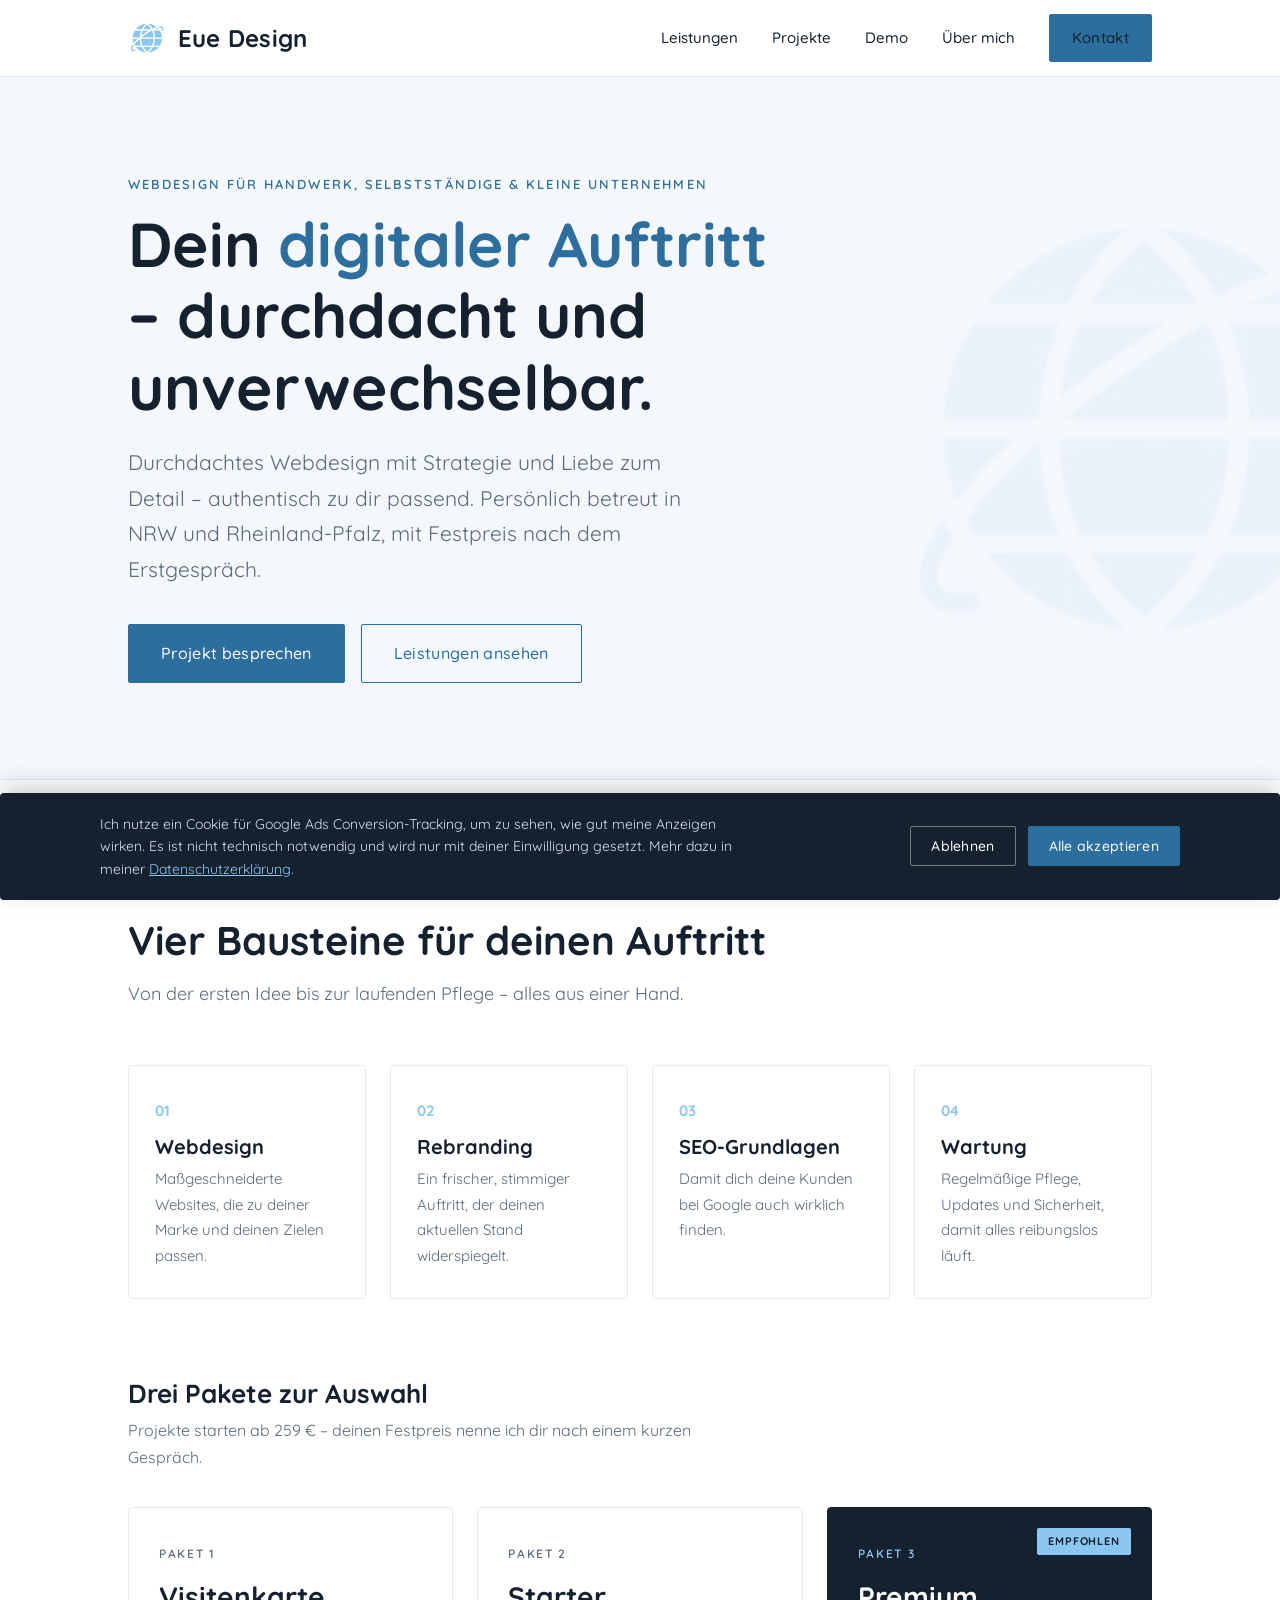
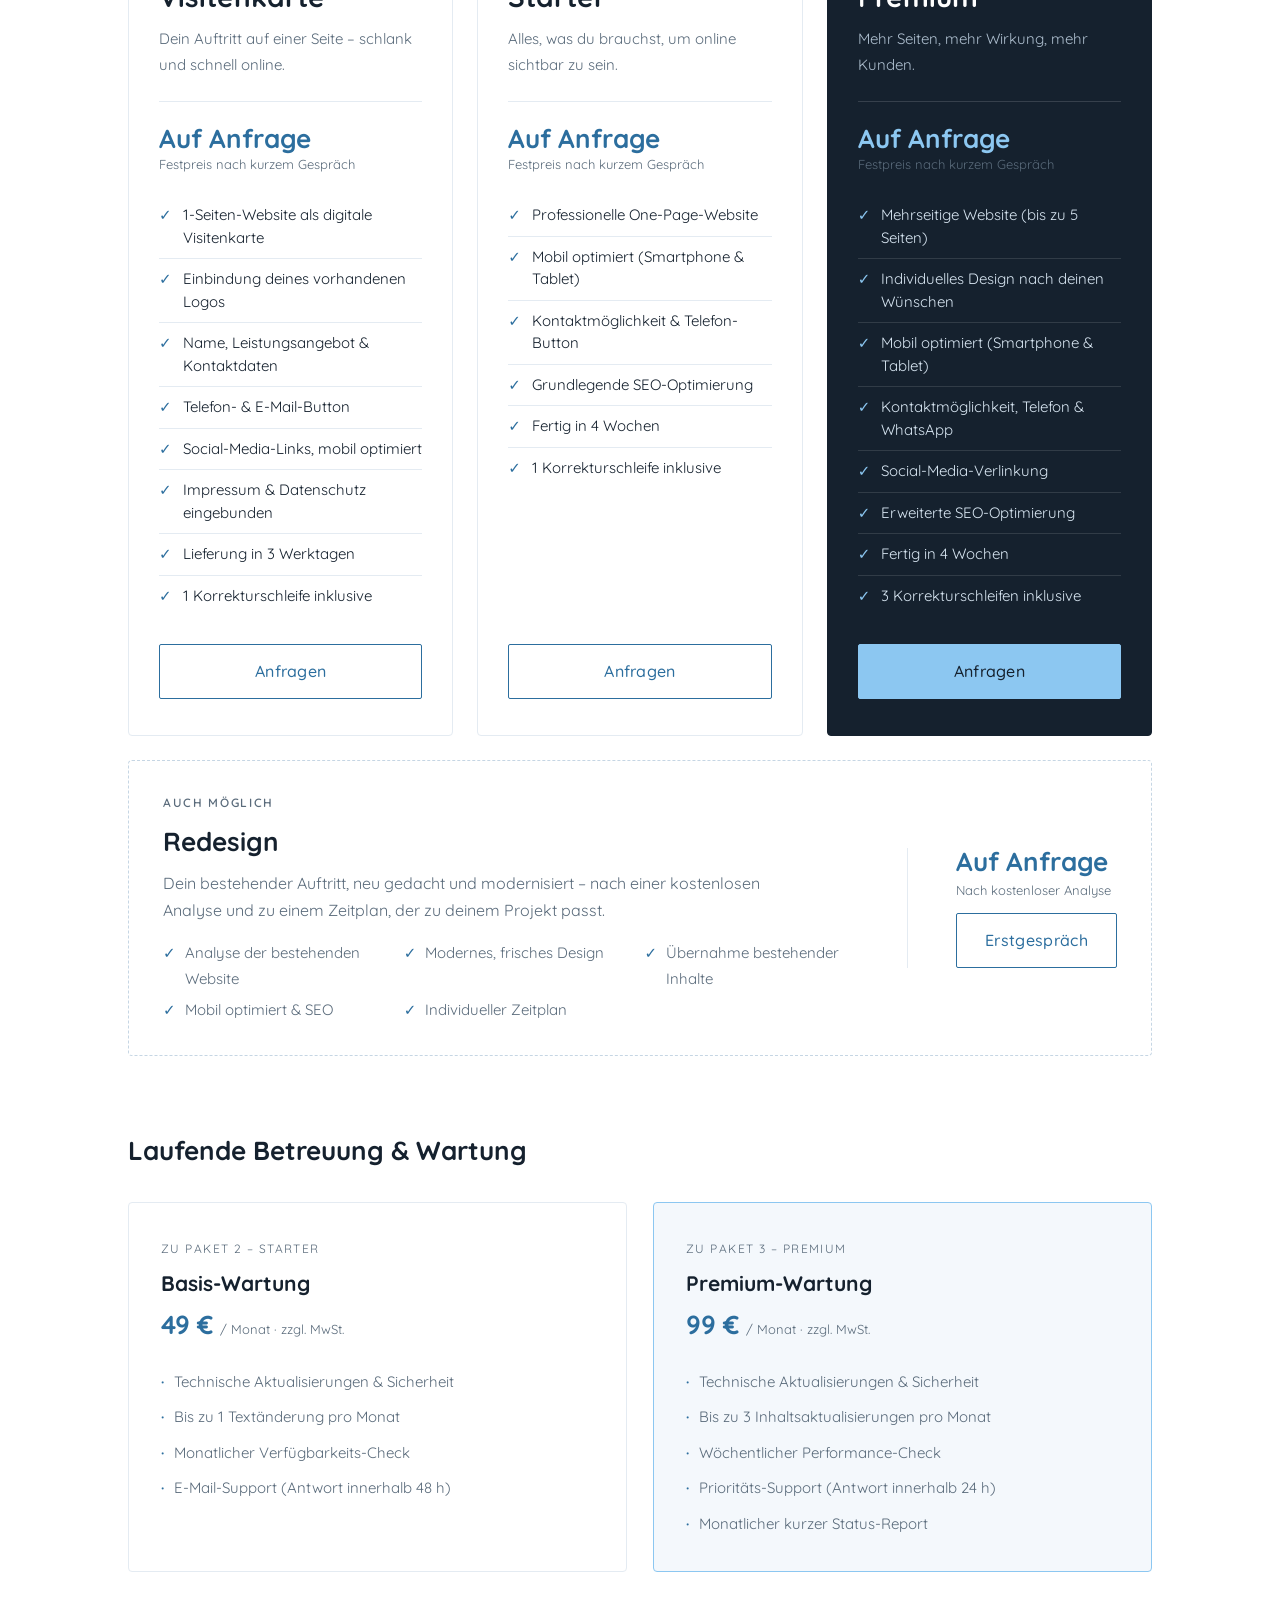
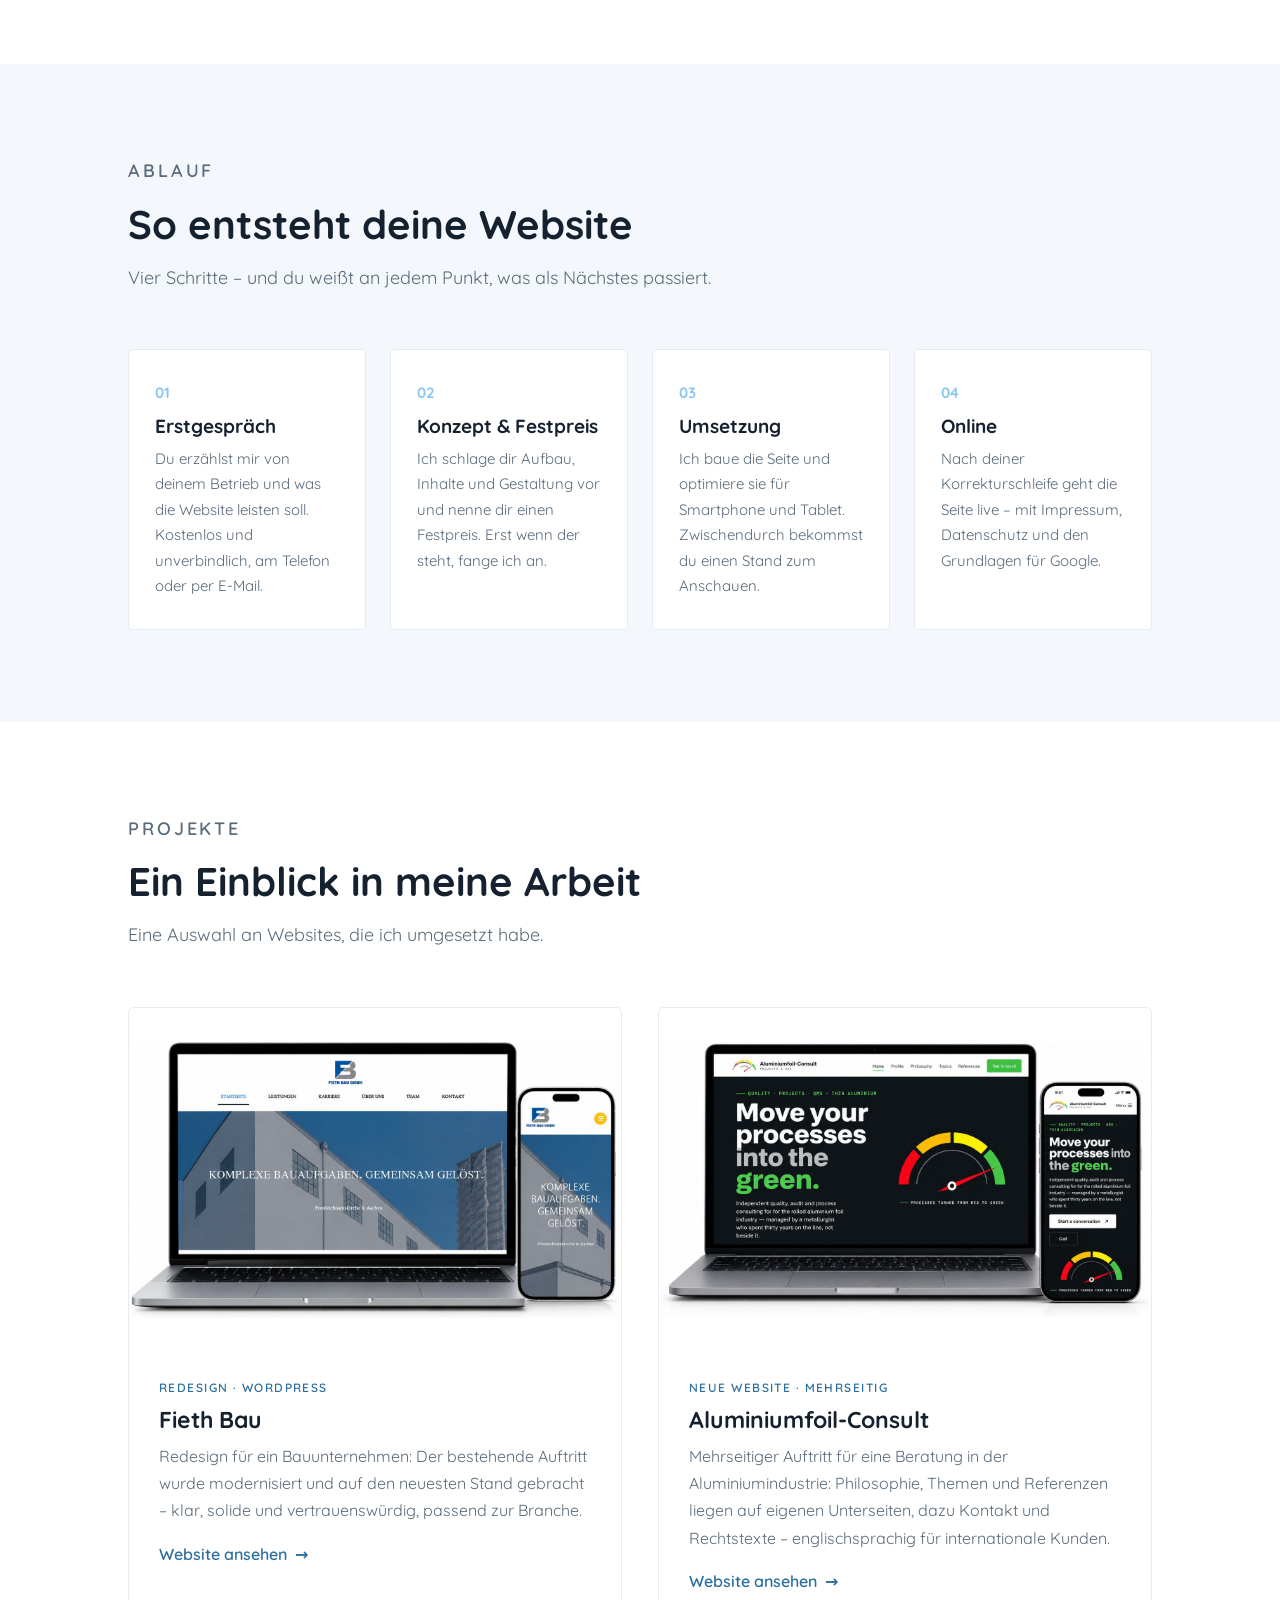
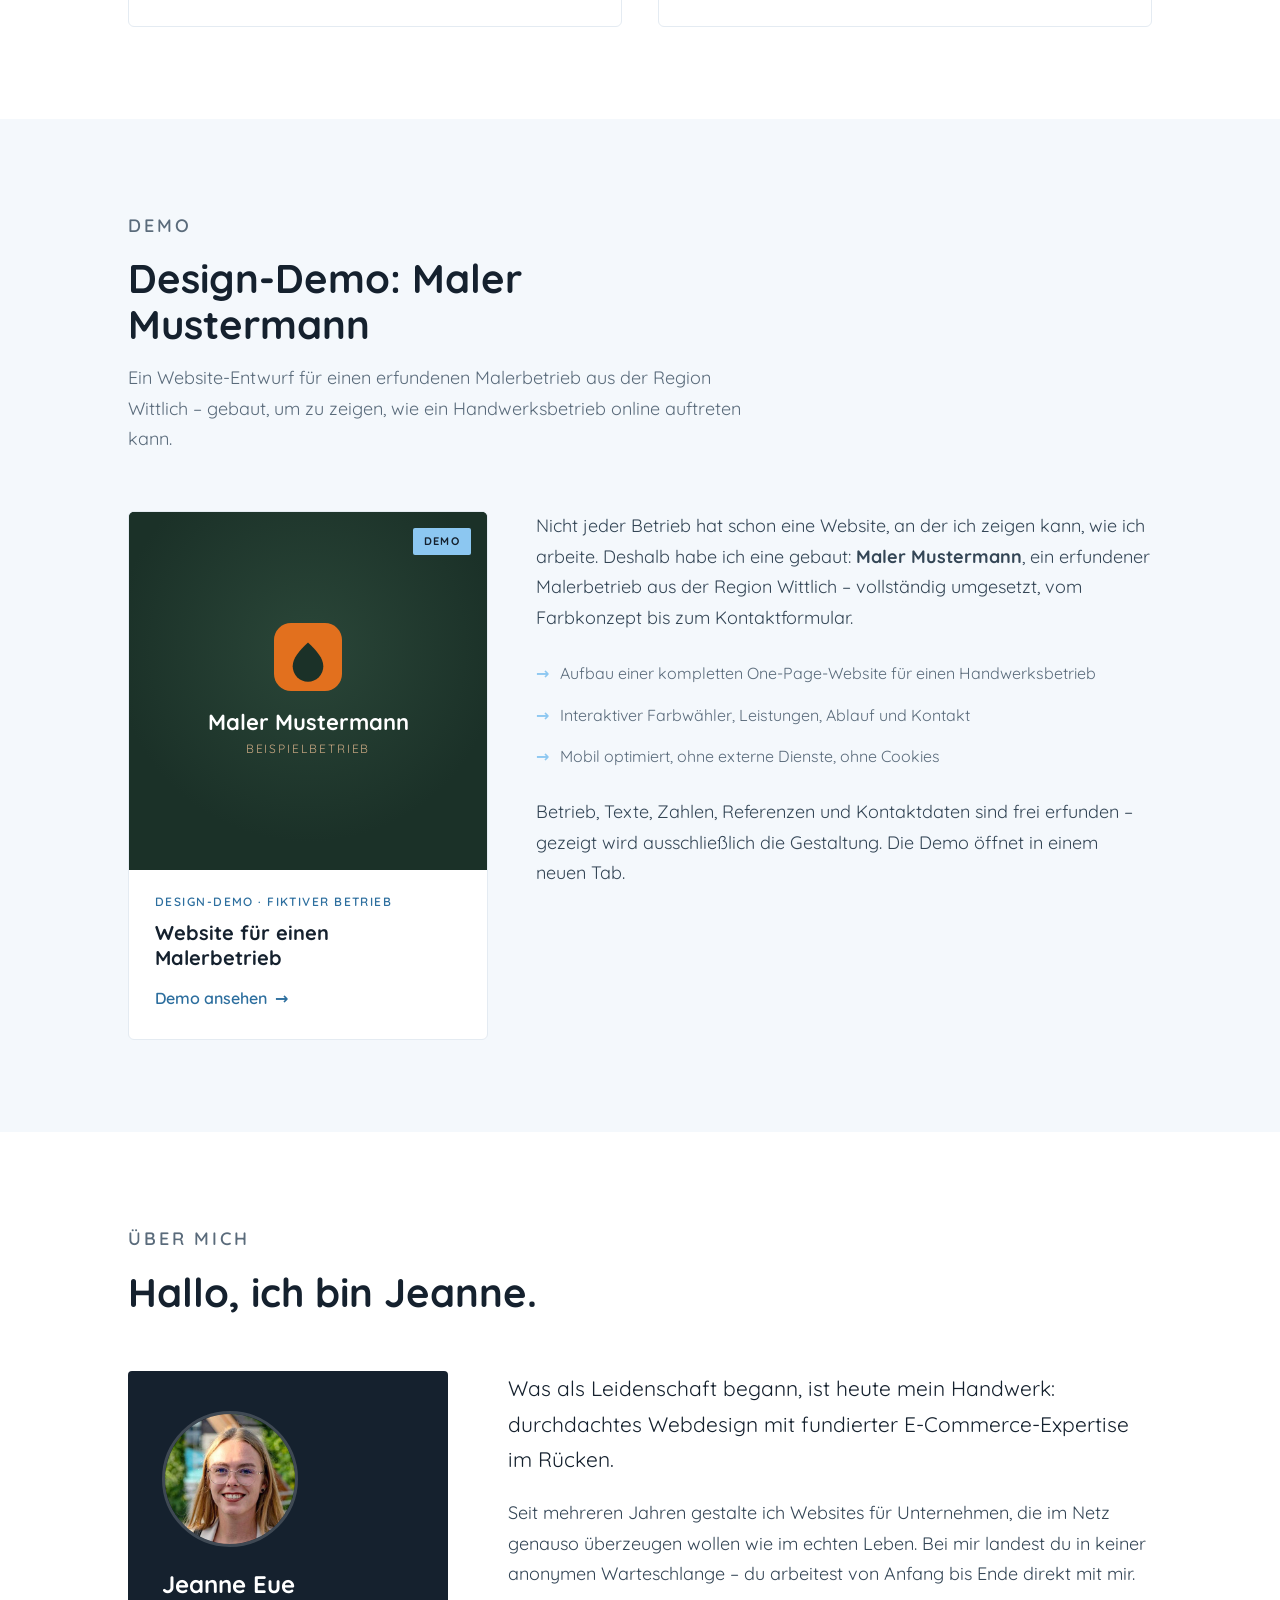
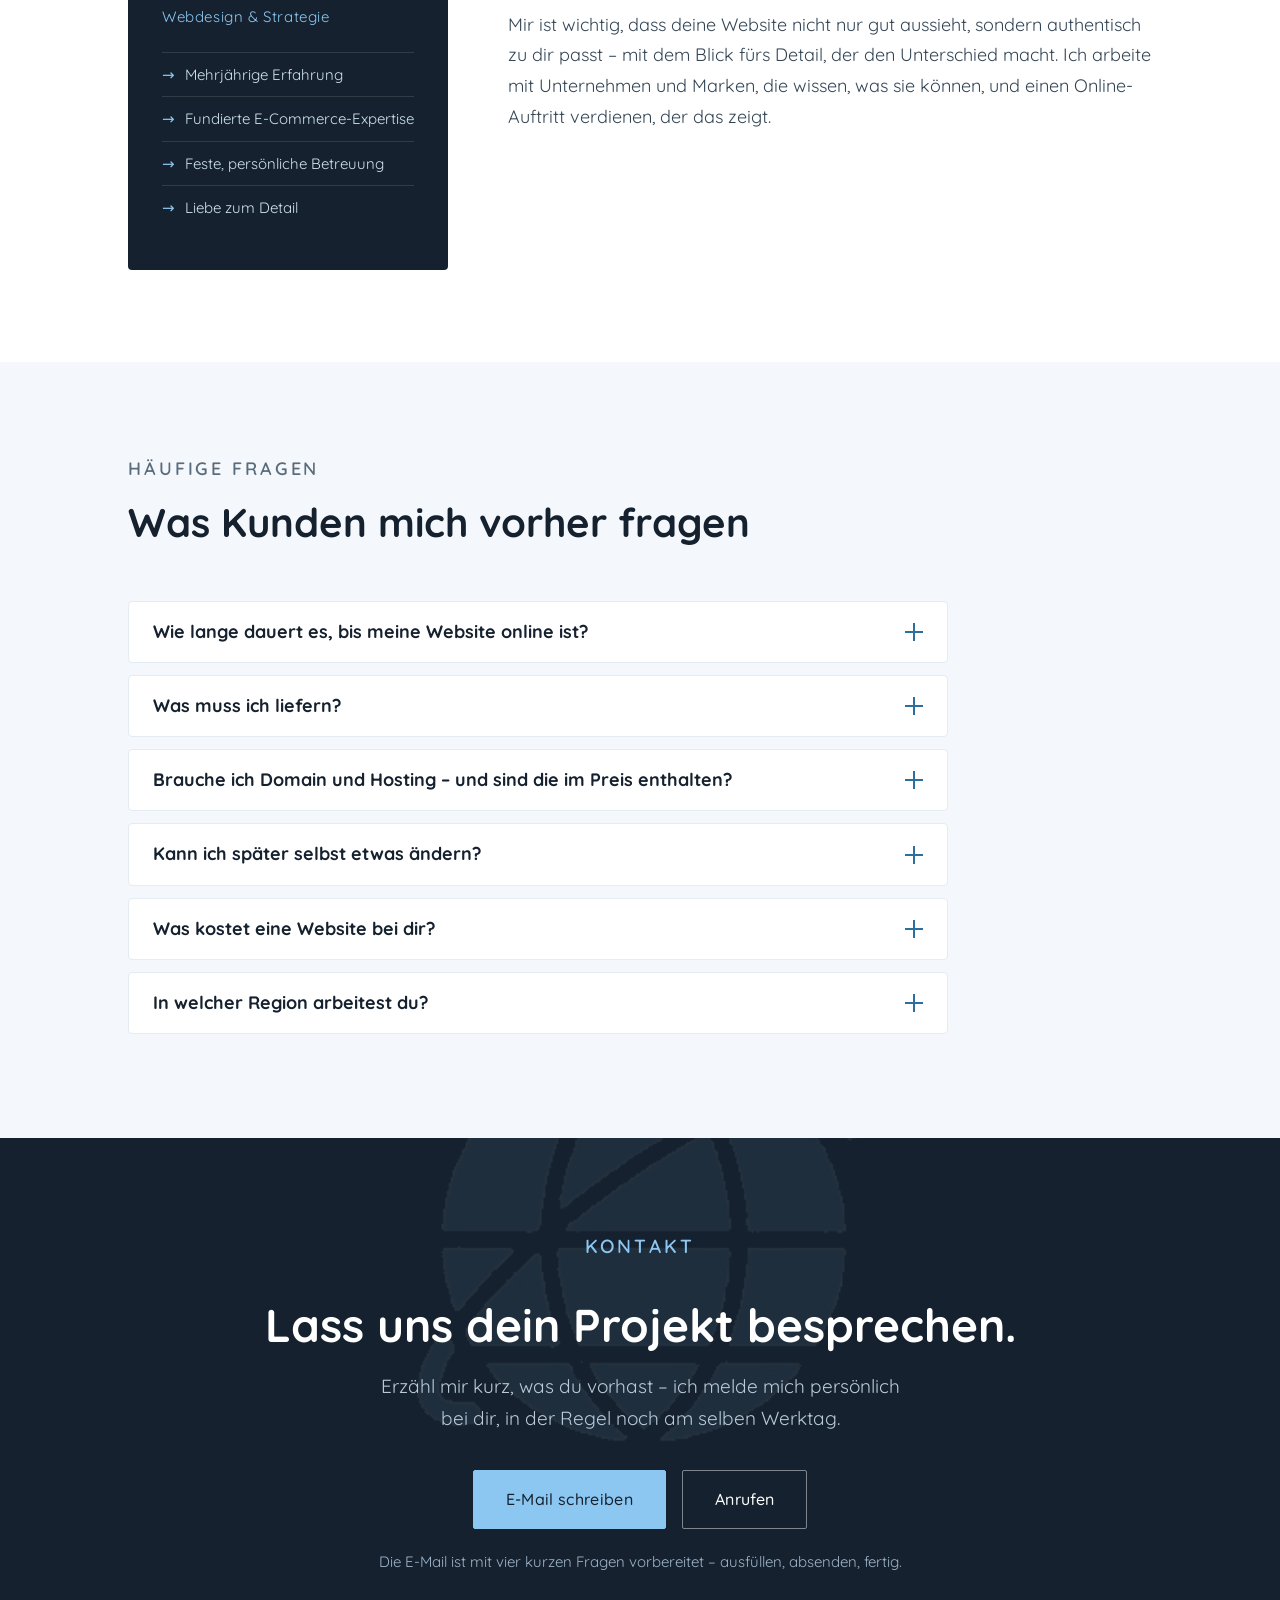
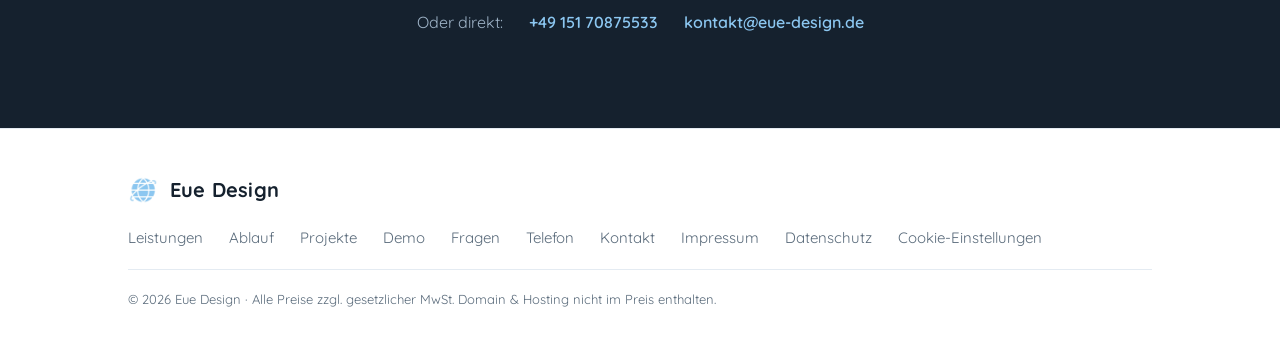
<file: index.html>
<!DOCTYPE html>
<html lang="de">
<head>
  <meta charset="UTF-8">
  <!-- Google Consent Mode v2 — Standard: alles verweigert.
       Das Google-Tag (gtag.js) selbst wird NICHT hier geladen, sondern
       erst nach ausdrücklicher Einwilligung – siehe consent.js. -->
  <script>
    window.dataLayer = window.dataLayer || [];
    function gtag(){dataLayer.push(arguments);}
    gtag('consent', 'default', {
      'ad_storage': 'denied',
      'ad_user_data': 'denied',
      'ad_personalization': 'denied',
      'analytics_storage': 'denied',
      'wait_for_update': 500
    });
  </script>
  <script src="consent.js" defer></script>
  <meta name="viewport" content="width=device-width, initial-scale=1.0">
  <title>Webdesign für Handwerk &amp; Selbstständige in NRW und Rheinland-Pfalz | Eue Design</title>
  <meta name="description" content="Websites für Handwerk, Selbstständige und kleine Unternehmen in NRW und Rheinland-Pfalz – Raum Düren, Aachen, Trier und Wittlich. Festpreis nach kostenlosem Erstgespräch.">
  <link rel="canonical" href="https://eue-design.de/">
  <link rel="icon" type="image/png" href="assets/favicon.png">
  <link rel="stylesheet" href="styles.css">

  <!-- Vorschau beim Teilen in WhatsApp, LinkedIn, Facebook -->
  <meta property="og:type" content="website">
  <meta property="og:locale" content="de_DE">
  <meta property="og:site_name" content="Eue Design">
  <meta property="og:url" content="https://eue-design.de/">
  <meta property="og:title" content="Webdesign für Handwerk &amp; Selbstständige – NRW und Rheinland-Pfalz">
  <meta property="og:description" content="Websites für Handwerk, Selbstständige und kleine Unternehmen in NRW und Rheinland-Pfalz – Raum Düren, Aachen, Trier und Wittlich. Persönlich betreut.">
  <meta property="og:image" content="https://eue-design.de/assets/og-eue-design.png">
  <meta property="og:image:width" content="1200">
  <meta property="og:image:height" content="630">
  <meta name="twitter:card" content="summary_large_image">

  <!-- Strukturierte Daten: sagt Google, dass hier ein lokaler Dienstleister sitzt -->
  <script type="application/ld+json">
  {
    "@context": "https://schema.org",
    "@type": "ProfessionalService",
    "name": "Eue Design",
    "description": "Webdesign für Handwerksbetriebe, Selbstständige und kleine Unternehmen.",
    "url": "https://eue-design.de/",
    "image": "https://eue-design.de/assets/og-eue-design.png",
    "telephone": "+49 151 70875533",
    "email": "kontakt@eue-design.de",
    "priceRange": "€€",
    "founder": { "@type": "Person", "name": "Jeanne Eue" },
    "address": {
      "@type": "PostalAddress",
      "streetAddress": "Kommerscheidter Str. 122",
      "postalCode": "52385",
      "addressLocality": "Nideggen",
      "addressCountry": "DE"
    },
    "areaServed": [
      { "@type": "City", "name": "Düren" },
      { "@type": "City", "name": "Aachen" },
      { "@type": "City", "name": "Trier" },
      { "@type": "City", "name": "Wittlich" },
      { "@type": "State", "name": "Nordrhein-Westfalen" },
      { "@type": "State", "name": "Rheinland-Pfalz" },
      { "@type": "Country", "name": "Deutschland" }
    ],
    "knowsAbout": ["Webdesign", "Website-Redesign", "SEO-Grundlagen", "Website-Wartung"]
  }
  </script>
</head>
<body>

  <!-- HEADER -->
  <header class="site-header">
    <div class="wrap">
      <a class="logo" href="index.html" aria-label="Eue Design Startseite">
        <img src="assets/globe.png" alt="">
        <span class="wordmark">Eue Design</span>
      </a>
      <button class="nav-toggle" aria-label="Menü öffnen" aria-expanded="false">
        <svg width="26" height="26" viewBox="0 0 24 24" fill="none" stroke="currentColor" stroke-width="2"><line x1="3" y1="6" x2="21" y2="6"/><line x1="3" y1="12" x2="21" y2="12"/><line x1="3" y1="18" x2="21" y2="18"/></svg>
      </button>
      <nav class="nav" id="nav">
        <a href="#leistungen">Leistungen</a>
        <a href="#projekte">Projekte</a>
        <a href="#demo">Demo</a>
        <a href="#ueber-mich">Über mich</a>
        <a class="btn btn-primary" href="#kontakt">Kontakt</a>
      </nav>
    </div>
  </header>

  <!-- HERO -->
  <section class="hero" style="padding:0;">
    <div class="wrap">
      <div class="hero-inner">
        <p class="eyebrow">Webdesign für Handwerk, Selbstständige &amp; kleine Unternehmen</p>
        <h1>Dein <span class="accent">digitaler Auftritt</span> – durchdacht und unverwechselbar.</h1>
        <p class="lead">Durchdachtes Webdesign mit Strategie und Liebe zum Detail – authentisch zu dir passend. Persönlich betreut in NRW und Rheinland-Pfalz, mit Festpreis nach dem Erstgespräch.</p>
        <div class="hero-actions">
          <a class="btn btn-primary" href="#kontakt">Projekt besprechen</a>
          <a class="btn btn-ghost" href="#leistungen">Leistungen ansehen</a>
        </div>
      </div>
    </div>
  </section>

  <!-- LEISTUNGEN -->
  <section id="leistungen">
    <div class="wrap">
      <div class="section-head">
        <p class="eyebrow">Leistungen</p>
        <h2>Vier Bausteine für deinen Auftritt</h2>
        <p>Von der ersten Idee bis zur laufenden Pflege – alles aus einer Hand.</p>
      </div>

      <div class="bausteine">
        <div class="baustein">
          <span class="num">01</span>
          <h3>Webdesign</h3>
          <p>Maßgeschneiderte Websites, die zu deiner Marke und deinen Zielen passen.</p>
        </div>
        <div class="baustein">
          <span class="num">02</span>
          <h3>Rebranding</h3>
          <p>Ein frischer, stimmiger Auftritt, der deinen aktuellen Stand widerspiegelt.</p>
        </div>
        <div class="baustein">
          <span class="num">03</span>
          <h3>SEO-Grundlagen</h3>
          <p>Damit dich deine Kunden bei Google auch wirklich finden.</p>
        </div>
        <div class="baustein">
          <span class="num">04</span>
          <h3>Wartung</h3>
          <p>Regelmäßige Pflege, Updates und Sicherheit, damit alles reibungslos läuft.</p>
        </div>
      </div>

      <div class="pakete-head">
        <h3>Drei Pakete zur Auswahl</h3>
        <p class="pakete-hinweis">Projekte starten ab 259 € – deinen Festpreis nenne ich dir nach einem kurzen Gespräch.</p>
      </div>
      <div class="pakete">
        <!-- Visitenkarte -->
        <div class="paket">
          <span class="label">Paket 1</span>
          <span class="name">Visitenkarte</span>
          <p class="tagline">Dein Auftritt auf einer Seite – schlank und schnell online.</p>
          <div class="price price--ask">Auf Anfrage<small>Festpreis nach kurzem Gespräch</small></div>
          <ul>
            <li>1-Seiten-Website als digitale Visitenkarte</li>
            <li>Einbindung deines vorhandenen Logos</li>
            <li>Name, Leistungsangebot &amp; Kontaktdaten</li>
            <li>Telefon- &amp; E-Mail-Button</li>
            <li>Social-Media-Links, mobil optimiert</li>
            <li>Impressum &amp; Datenschutz eingebunden</li>
            <li>Lieferung in 3 Werktagen</li>
            <li>1 Korrekturschleife inklusive</li>
          </ul>
          <a class="btn btn-ghost" href="#kontakt">Anfragen</a>
        </div>
        <!-- Starter -->
        <div class="paket">
          <span class="label">Paket 2</span>
          <span class="name">Starter</span>
          <p class="tagline">Alles, was du brauchst, um online sichtbar zu sein.</p>
          <div class="price price--ask">Auf Anfrage<small>Festpreis nach kurzem Gespräch</small></div>
          <ul>
            <li>Professionelle One-Page-Website</li>
            <li>Mobil optimiert (Smartphone & Tablet)</li>
            <li>Kontaktmöglichkeit & Telefon-Button</li>
            <li>Grundlegende SEO-Optimierung</li>
            <li>Fertig in 4 Wochen</li>
            <li>1 Korrekturschleife inklusive</li>
          </ul>
          <a class="btn btn-ghost" href="#kontakt">Anfragen</a>
        </div>
        <!-- Premium -->
        <div class="paket featured">
          <span class="badge">Empfohlen</span>
          <span class="label">Paket 3</span>
          <span class="name">Premium</span>
          <p class="tagline">Mehr Seiten, mehr Wirkung, mehr Kunden.</p>
          <div class="price price--ask">Auf Anfrage<small>Festpreis nach kurzem Gespräch</small></div>
          <ul>
            <li>Mehrseitige Website (bis zu 5 Seiten)</li>
            <li>Individuelles Design nach deinen Wünschen</li>
            <li>Mobil optimiert (Smartphone & Tablet)</li>
            <li>Kontaktmöglichkeit, Telefon & WhatsApp</li>
            <li>Social-Media-Verlinkung</li>
            <li>Erweiterte SEO-Optimierung</li>
            <li>Fertig in 4 Wochen</li>
            <li>3 Korrekturschleifen inklusive</li>
          </ul>
          <a class="btn btn-primary" href="#kontakt" style="background:var(--sky);color:var(--ink);border-color:var(--sky);">Anfragen</a>
        </div>
      </div>

      <!-- Redesign: kein viertes Paket, sondern ein Querkasten unter den dreien -->
      <div class="redesign-note">
        <div class="redesign-note__main">
          <span class="label">Auch möglich</span>
          <span class="name">Redesign</span>
          <p>Dein bestehender Auftritt, neu gedacht und modernisiert – nach einer kostenlosen Analyse und zu einem Zeitplan, der zu deinem Projekt passt.</p>
          <ul>
            <li>Analyse der bestehenden Website</li>
            <li>Modernes, frisches Design</li>
            <li>Übernahme bestehender Inhalte</li>
            <li>Mobil optimiert &amp; SEO</li>
            <li>Individueller Zeitplan</li>
          </ul>
        </div>
        <div class="redesign-note__side">
          <div class="price">Auf Anfrage<small>Nach kostenloser Analyse</small></div>
          <a class="btn btn-ghost" href="#kontakt">Erstgespräch</a>
        </div>
      </div>

      <!-- Wartung -->
      <div class="wartung">
        <div class="pakete-head">
          <h3>Laufende Betreuung &amp; Wartung</h3>
        </div>
        <div class="wartung-grid">
          <div class="wartung-card">
            <span class="for">Zu Paket 2 – Starter</span>
            <div class="name">Basis-Wartung</div>
            <div class="price">49 € <small>/ Monat · zzgl. MwSt.</small></div>
            <ul>
              <li>Technische Aktualisierungen &amp; Sicherheit</li>
              <li>Bis zu 1 Textänderung pro Monat</li>
              <li>Monatlicher Verfügbarkeits-Check</li>
              <li>E-Mail-Support (Antwort innerhalb 48 h)</li>
            </ul>
          </div>
          <div class="wartung-card plus">
            <span class="for">Zu Paket 3 – Premium</span>
            <div class="name">Premium-Wartung</div>
            <div class="price">99 € <small>/ Monat · zzgl. MwSt.</small></div>
            <ul>
              <li>Technische Aktualisierungen &amp; Sicherheit</li>
              <li>Bis zu 3 Inhaltsaktualisierungen pro Monat</li>
              <li>Wöchentlicher Performance-Check</li>
              <li>Prioritäts-Support (Antwort innerhalb 24 h)</li>
              <li>Monatlicher kurzer Status-Report</li>
            </ul>
          </div>
        </div>
      </div>
    </div>
  </section>

  <!-- ABLAUF -->
  <section id="ablauf" class="alt">
    <div class="wrap">
      <div class="section-head">
        <p class="eyebrow">Ablauf</p>
        <h2>So entsteht deine Website</h2>
        <p>Vier Schritte – und du weißt an jedem Punkt, was als Nächstes passiert.</p>
      </div>
      <div class="ablauf-grid">
        <div class="schritt">
          <span class="num">01</span>
          <h3>Erstgespräch</h3>
          <p>Du erzählst mir von deinem Betrieb und was die Website leisten soll. Kostenlos und unverbindlich, am Telefon oder per E-Mail.</p>
        </div>
        <div class="schritt">
          <span class="num">02</span>
          <h3>Konzept &amp; Festpreis</h3>
          <p>Ich schlage dir Aufbau, Inhalte und Gestaltung vor und nenne dir einen Festpreis. Erst wenn der steht, fange ich an.</p>
        </div>
        <div class="schritt">
          <span class="num">03</span>
          <h3>Umsetzung</h3>
          <p>Ich baue die Seite und optimiere sie für Smartphone und Tablet. Zwischendurch bekommst du einen Stand zum Anschauen.</p>
        </div>
        <div class="schritt">
          <span class="num">04</span>
          <h3>Online</h3>
          <p>Nach deiner Korrekturschleife geht die Seite live – mit Impressum, Datenschutz und den Grundlagen für Google.</p>
        </div>
      </div>
    </div>
  </section>

  <!-- PROJEKTE -->
  <section id="projekte">
    <div class="wrap">
      <div class="section-head">
        <p class="eyebrow">Projekte</p>
        <h2>Ein Einblick in meine Arbeit</h2>
        <p>Eine Auswahl an Websites, die ich umgesetzt habe.</p>
      </div>
      <div class="projekte-grid">
        <article class="projekt">
          <a class="projekt__link" href="https://fieth-bau.de" target="_blank" rel="noopener">
            <div class="thumb">
              <img src="assets/projekt-fieth-bau.jpg" alt="Website von Fieth Bau auf Laptop und Smartphone" loading="lazy">
            </div>
            <div class="body">
              <span class="kind">Redesign · WordPress</span>
              <h3>Fieth Bau</h3>
              <p>Redesign für ein Bauunternehmen: Der bestehende Auftritt wurde modernisiert und auf den neuesten Stand gebracht – klar, solide und vertrauenswürdig, passend zur Branche.</p>
              <span class="projekt__visit">Website ansehen <span class="projekt__arw" aria-hidden="true">→</span></span>
            </div>
          </a>
        </article>
        <article class="projekt">
          <a class="projekt__link" href="https://aluminiumfoil-consult.com/" target="_blank" rel="noopener">
            <div class="thumb">
              <img src="assets/projekt-aluminiumfoil-consult.jpg" alt="Website von Aluminiumfoil-Consult auf Laptop und Smartphone" loading="lazy">
            </div>
            <div class="body">
              <span class="kind">Neue Website · Mehrseitig</span>
              <h3>Aluminiumfoil-Consult</h3>
              <p>Mehrseitiger Auftritt für eine Beratung in der Aluminiumindustrie: Philosophie, Themen und Referenzen liegen auf eigenen Unterseiten, dazu Kontakt und Rechtstexte – englischsprachig für internationale Kunden.</p>
              <span class="projekt__visit">Website ansehen <span class="projekt__arw" aria-hidden="true">→</span></span>
            </div>
          </a>
        </article>
      </div>
    </div>
  </section>

  <!-- DEMO -->
  <section id="demo" class="alt">
    <div class="wrap">
      <div class="section-head">
        <p class="eyebrow">Demo</p>
        <h2>Design-Demo: Maler Mustermann</h2>
        <p>Ein Website-Entwurf für einen erfundenen Malerbetrieb aus der Region Wittlich – gebaut, um zu zeigen, wie ein Handwerksbetrieb online auftreten kann.</p>
      </div>

      <div class="demo-grid">

        <!-- Demo-Karte: quadratische Logokachel, darunter der Weg zur Demo -->
        <a class="demo-card" href="demos/maler-mustermann/index.html" target="_blank" rel="noopener">
          <span class="demo-card__tile">
            <span class="demo-card__flag">Demo</span>
            <svg class="demo-card__mark" viewBox="0 0 40 40" aria-hidden="true">
              <rect width="40" height="40" rx="10" fill="#E2701E"/>
              <path d="M11 25.5c0-5 3.9-9 9-14 5.1 5 9 9 9 14a9 9 0 1 1-18 0Z" fill="#1B3128"/>
            </svg>
            <span class="demo-card__logo">
              <span class="demo-card__name">Maler Mustermann</span>
              <span class="demo-card__sub">Beispielbetrieb</span>
            </span>
          </span>
          <span class="demo-card__body">
            <span class="demo-card__kind">Design-Demo · Fiktiver Betrieb</span>
            <span class="demo-card__title">Website für einen Malerbetrieb</span>
            <span class="demo-card__link">Demo ansehen <span class="demo-card__arw" aria-hidden="true">→</span></span>
          </span>
        </a>

        <div class="demo-text">
          <p>Nicht jeder Betrieb hat schon eine Website, an der ich zeigen kann, wie ich arbeite. Deshalb habe ich eine gebaut: <b>Maler Mustermann</b>, ein erfundener Malerbetrieb aus der Region Wittlich – vollständig umgesetzt, vom Farbkonzept bis zum Kontaktformular.</p>
          <ul>
            <li>Aufbau einer kompletten One-Page-Website für einen Handwerksbetrieb</li>
            <li>Interaktiver Farbwähler, Leistungen, Ablauf und Kontakt</li>
            <li>Mobil optimiert, ohne externe Dienste, ohne Cookies</li>
          </ul>
          <p class="demo-text__note">Betrieb, Texte, Zahlen, Referenzen und Kontaktdaten sind frei erfunden – gezeigt wird ausschließlich die Gestaltung. Die Demo öffnet in einem neuen Tab.</p>
        </div>

      </div>
    </div>
  </section>

  <!-- ÜBER MICH -->
  <section id="ueber-mich">
    <div class="wrap">
      <div class="section-head">
        <p class="eyebrow">Über mich</p>
        <h2>Hallo, ich bin Jeanne.</h2>
      </div>
      <div class="about-grid">
        <aside class="about-card">
          <!-- Porträt: fehlt die Datei, erscheint ersatzweise das Globus-Icon. -->
          <img class="portrait" src="assets/portrait.jpg" alt="Jeanne Eue, Inhaberin von Eue Design" onerror="this.onerror=null;this.src='assets/globe.png';this.className='globe'">
          <h3>Jeanne Eue</h3>
          <p class="role">Webdesign &amp; Strategie</p>
          <ul>
            <li>Mehrjährige Erfahrung</li>
            <li>Fundierte E-Commerce-Expertise</li>
            <li>Feste, persönliche Betreuung</li>
            <li>Liebe zum Detail</li>
          </ul>
        </aside>
        <div class="about-text">
          <p>Was als Leidenschaft begann, ist heute mein Handwerk: durchdachtes Webdesign mit fundierter E-Commerce-Expertise im Rücken.</p>
          <p>Seit mehreren Jahren gestalte ich Websites für Unternehmen, die im Netz genauso überzeugen wollen wie im echten Leben. Bei mir landest du in keiner anonymen Warteschlange – du arbeitest von Anfang bis Ende direkt mit mir.</p>
          <p>Mir ist wichtig, dass deine Website nicht nur gut aussieht, sondern authentisch zu dir passt – mit dem Blick fürs Detail, der den Unterschied macht. Ich arbeite mit Unternehmen und Marken, die wissen, was sie können, und einen Online-Auftritt verdienen, der das zeigt.</p>
        </div>
      </div>
    </div>
  </section>

  <!-- FAQ -->
  <section id="faq" class="alt">
    <div class="wrap">
      <div class="section-head">
        <p class="eyebrow">Häufige Fragen</p>
        <h2>Was Kunden mich vorher fragen</h2>
      </div>
      <div class="faq">
        <details>
          <summary>
            <h3 class="faq__frage">Wie lange dauert es, bis meine Website online ist?</h3>
            <span class="faq__zeichen" aria-hidden="true"></span>
          </summary>
          <p>Die digitale Visitenkarte liefere ich in drei Werktagen. Für eine One-Page- oder mehrseitige Website plane ich vier Wochen ein. Die größte Unbekannte bist dabei du: Sobald deine Texte, Bilder und Angaben vorliegen, geht es zügig.</p>
        </details>
        <details>
          <summary>
            <h3 class="faq__frage">Was muss ich liefern?</h3>
            <span class="faq__zeichen" aria-hidden="true"></span>
          </summary>
          <p>Dein Logo, falls vorhanden, ein paar Fotos und Stichpunkte zu deinen Leistungen. Fertige Texte brauchst du nicht zu schreiben – ich formuliere sie aus deinen Stichpunkten und du korrigierst, was nicht passt. Hast du keine eigenen Fotos, besprechen wir, was stattdessen funktioniert.</p>
        </details>
        <details>
          <summary>
            <h3 class="faq__frage">Brauche ich Domain und Hosting – und sind die im Preis enthalten?</h3>
            <span class="faq__zeichen" aria-hidden="true"></span>
          </summary>
          <p>Ja, du brauchst beides, und nein, sie sind nicht im Preis enthalten. Beides läuft auf deinen Namen, damit die Website dir gehört und du jederzeit unabhängig bist. Ich sage dir vor dem Start, was dein Anbieter dafür nimmt, und richte alles ein.</p>
        </details>
        <details>
          <summary>
            <h3 class="faq__frage">Kann ich später selbst etwas ändern?</h3>
            <span class="faq__zeichen" aria-hidden="true"></span>
          </summary>
          <p>Das klären wir im Erstgespräch. Für kleinere Betriebe ist eine schlanke Seite ohne Redaktionssystem meist der bessere Weg: weniger Technik, weniger Sicherheitsupdates, niedrigere laufende Kosten. Änderungen übernehme ich dann über die Wartung oder auf Zuruf.</p>
        </details>
        <details>
          <summary>
            <h3 class="faq__frage">Was kostet eine Website bei dir?</h3>
            <span class="faq__zeichen" aria-hidden="true"></span>
          </summary>
          <p>Projekte starten bei 259 € für die digitale Visitenkarte. Was deine Website kostet, hängt vom Umfang ab – du bekommst nach dem Erstgespräch einen Festpreis, keine Abrechnung nach Aufwand und keine Nachforderungen.</p>
        </details>
        <details>
          <summary>
            <h3 class="faq__frage">In welcher Region arbeitest du?</h3>
            <span class="faq__zeichen" aria-hidden="true"></span>
          </summary>
          <p>Meine Kunden sitzen vor allem im Raum Düren und Aachen sowie in der Region Trier und Wittlich – dort bin ich gern persönlich vor Ort. Darüber hinaus betreue ich Betriebe in ganz Nordrhein-Westfalen und Rheinland-Pfalz; das läuft dann über Telefon, E-Mail und Videocall. Entfernung ist kein Hindernis, der persönliche Draht bleibt derselbe.</p>
        </details>
      </div>
    </div>
  </section>

  <script type="application/ld+json">
  {
    "@context": "https://schema.org",
    "@type": "FAQPage",
    "mainEntity": [
      {"@type":"Question","name":"Wie lange dauert es, bis meine Website online ist?","acceptedAnswer":{"@type":"Answer","text":"Die digitale Visitenkarte liefere ich in drei Werktagen. Für eine One-Page- oder mehrseitige Website plane ich vier Wochen ein. Sobald deine Texte, Bilder und Angaben vorliegen, geht es zügig."}},
      {"@type":"Question","name":"Was muss ich liefern?","acceptedAnswer":{"@type":"Answer","text":"Dein Logo, falls vorhanden, ein paar Fotos und Stichpunkte zu deinen Leistungen. Die Texte formuliere ich aus deinen Stichpunkten."}},
      {"@type":"Question","name":"Brauche ich Domain und Hosting?","acceptedAnswer":{"@type":"Answer","text":"Ja, beides ist nötig und nicht im Preis enthalten. Beides läuft auf deinen Namen, damit die Website dir gehört. Die Einrichtung übernehme ich."}},
      {"@type":"Question","name":"Kann ich später selbst etwas ändern?","acceptedAnswer":{"@type":"Answer","text":"Das klären wir im Erstgespräch. Für kleinere Betriebe ist eine schlanke Seite ohne Redaktionssystem oft sinnvoller; Änderungen übernehme ich über die Wartung oder auf Zuruf."}},
      {"@type":"Question","name":"Was kostet eine Website?","acceptedAnswer":{"@type":"Answer","text":"Projekte starten bei 259 € für die digitale Visitenkarte. Nach dem Erstgespräch bekommst du einen Festpreis ohne Nachforderungen."}},
      {"@type":"Question","name":"In welcher Region arbeitest du?","acceptedAnswer":{"@type":"Answer","text":"Vor allem im Raum Düren und Aachen sowie in der Region Trier und Wittlich – dort bin ich gern persönlich vor Ort. Darüber hinaus betreue ich Betriebe in ganz Nordrhein-Westfalen und Rheinland-Pfalz per Telefon, E-Mail und Videocall."}}
    ]
  }
  </script>

  <!-- KONTAKT -->
  <section id="kontakt" class="cta">
    <div class="wrap">
      <p class="eyebrow" style="color:var(--sky);">Kontakt</p>
      <h2>Lass uns dein Projekt besprechen.</h2>
      <p>Erzähl mir kurz, was du vorhast – ich melde mich persönlich bei dir, in der Regel noch am selben Werktag.</p>

      <div class="kontakt-aktionen">
        <a class="btn btn-primary" href="mailto:kontakt@eue-design.de?subject=Projektanfrage%20%C3%BCber%20eue-design.de&body=Hallo%20Jeanne%2C%0A%0Aich%20h%C3%A4tte%20gerne%20ein%20Angebot%20f%C3%BCr%20meine%20Website.%0A%0AMein%20Betrieb%3A%20%0AMeine%20Branche%3A%20%0ASchon%20eine%20Website%3F%20%0AWas%20sie%20k%C3%B6nnen%20soll%3A%20%0A%0AViele%20Gr%C3%BC%C3%9Fe">E-Mail schreiben</a>
        <a class="btn btn-ghost" href="tel:+4915170875533">Anrufen</a>
      </div>
      <p class="kontakt-hinweis">Die E-Mail ist mit vier kurzen Fragen vorbereitet – ausfüllen, absenden, fertig.</p>

      <div class="kontakt-direkt">
        <span>Oder direkt:</span>
        <a href="tel:+4915170875533">+49 151 70875533</a>
        <a href="mailto:kontakt@eue-design.de">kontakt@eue-design.de</a>
      </div>
    </div>
  </section>

  <!-- FOOTER -->
  <footer class="site-footer">
    <div class="wrap">
      <a class="logo" href="index.html">
        <img src="assets/globe.png" alt="" style="width:30px;">
        <span class="wordmark">Eue Design</span>
      </a>
      <nav class="footer-links">
        <a href="#leistungen">Leistungen</a>
        <a href="#ablauf">Ablauf</a>
        <a href="#projekte">Projekte</a>
        <a href="#demo">Demo</a>
        <a href="#faq">Fragen</a>
        <a href="tel:+4915170875533">Telefon</a>
        <a href="mailto:kontakt@eue-design.de">Kontakt</a>
        <a href="impressum.html">Impressum</a>
        <a href="datenschutz.html">Datenschutz</a>
        <a href="#" id="cookieSettings">Cookie-Einstellungen</a>
      </nav>
      <div class="footer-copy">
        © <span id="jahr">2026</span> Eue Design · Alle Preise zzgl. gesetzlicher MwSt. Domain &amp; Hosting nicht im Preis enthalten.
      </div>
    </div>
  </footer>

  <script src="nav.js" defer></script>
  <script>
    document.getElementById('jahr').textContent = new Date().getFullYear();
  </script>

  <!-- MOBILE KONTAKTLEISTE (nur unter 680 px sichtbar) -->
  <div class="mobile-cta">
    <a class="btn btn-primary" href="#kontakt">Anfrage stellen</a>
    <a class="btn btn-ghost" href="tel:+4915170875533">Anrufen</a>
  </div>

  <!-- COOKIE-CONSENT-BANNER (Google Ads Conversion-Tracking) -->
  <div class="cookie-banner" id="cookieBanner" role="region" aria-label="Cookie-Einwilligung" tabindex="-1">
    <div class="cookie-banner-inner">
      <p>Ich nutze ein Cookie für Google Ads Conversion-Tracking, um zu sehen, wie gut meine Anzeigen wirken. Es ist nicht technisch notwendig und wird nur mit deiner Einwilligung gesetzt. Mehr dazu in meiner <a href="datenschutz.html">Datenschutzerklärung</a>.</p>
      <div class="cookie-banner-actions">
        <button type="button" class="btn btn-ghost" id="cookieDecline">Ablehnen</button>
        <button type="button" class="btn btn-primary" id="cookieAccept">Alle akzeptieren</button>
      </div>
    </div>
  </div>
</body>
</html>
</file>
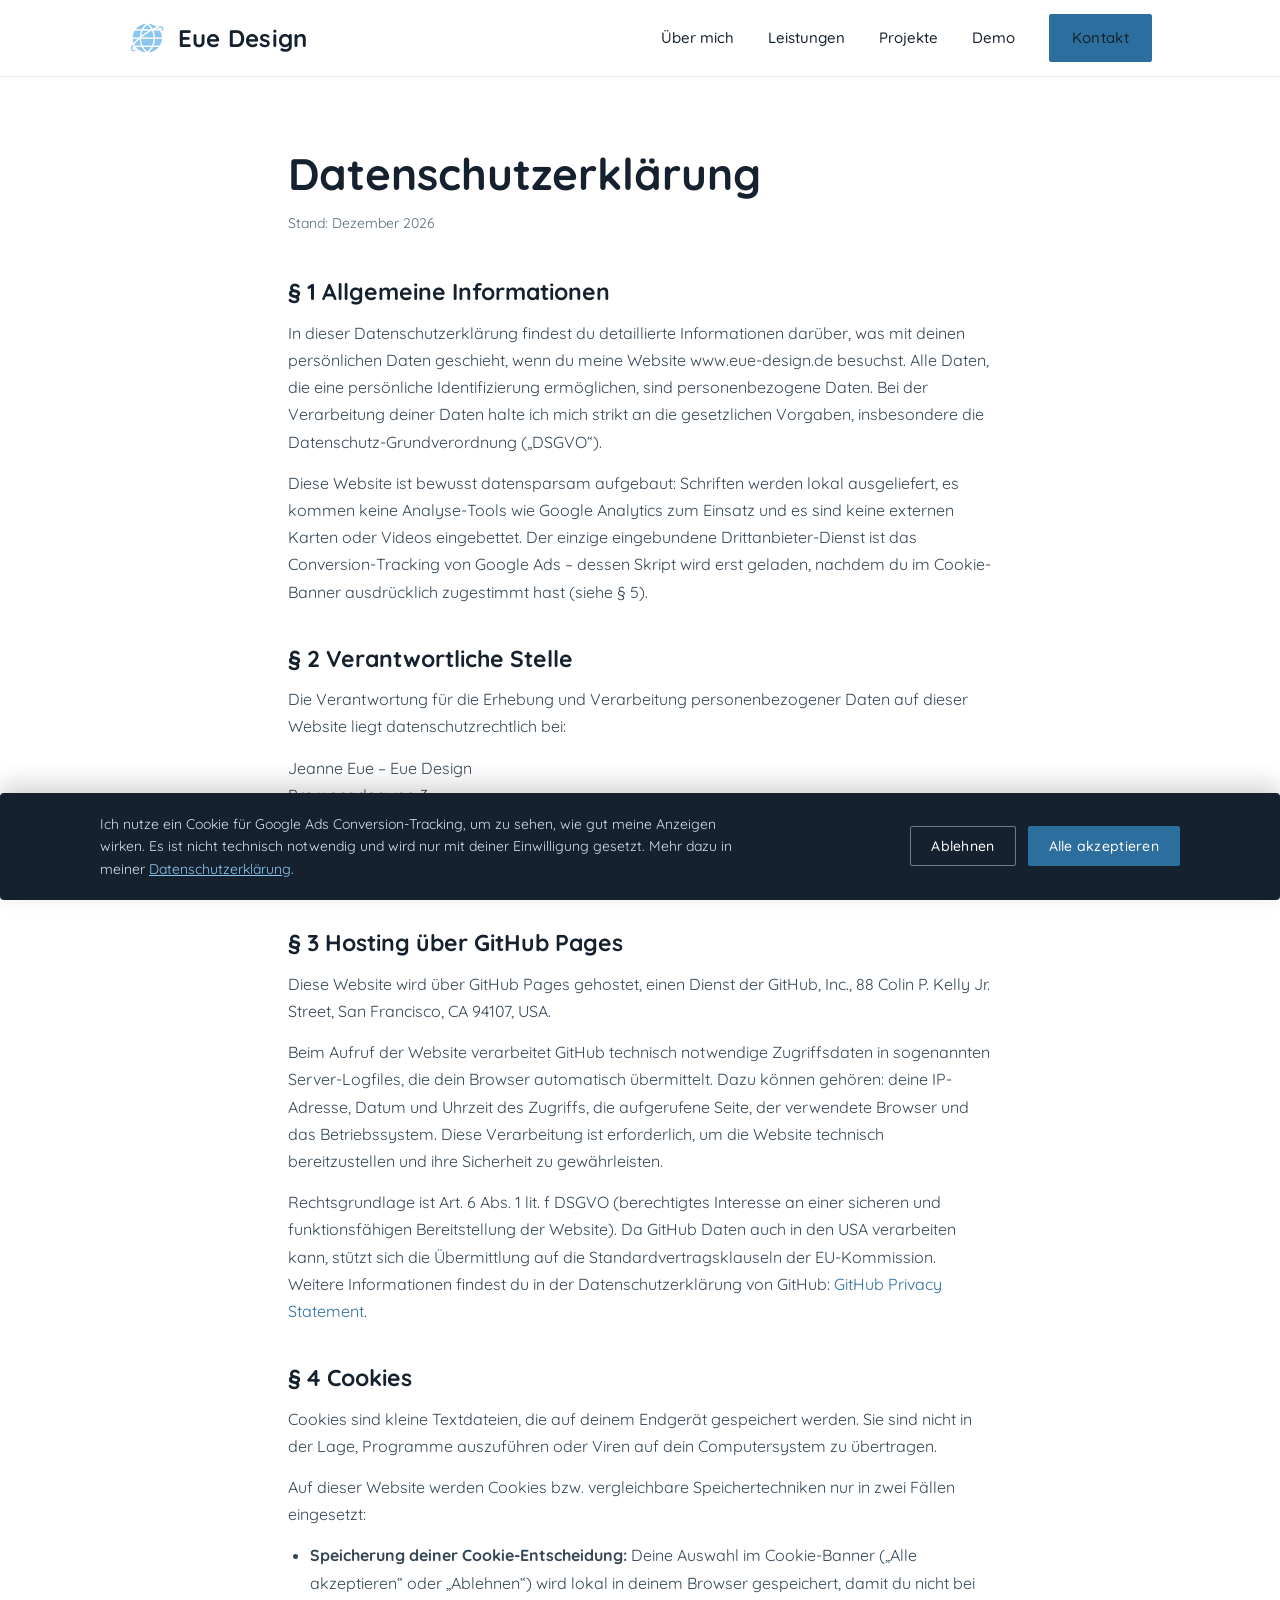
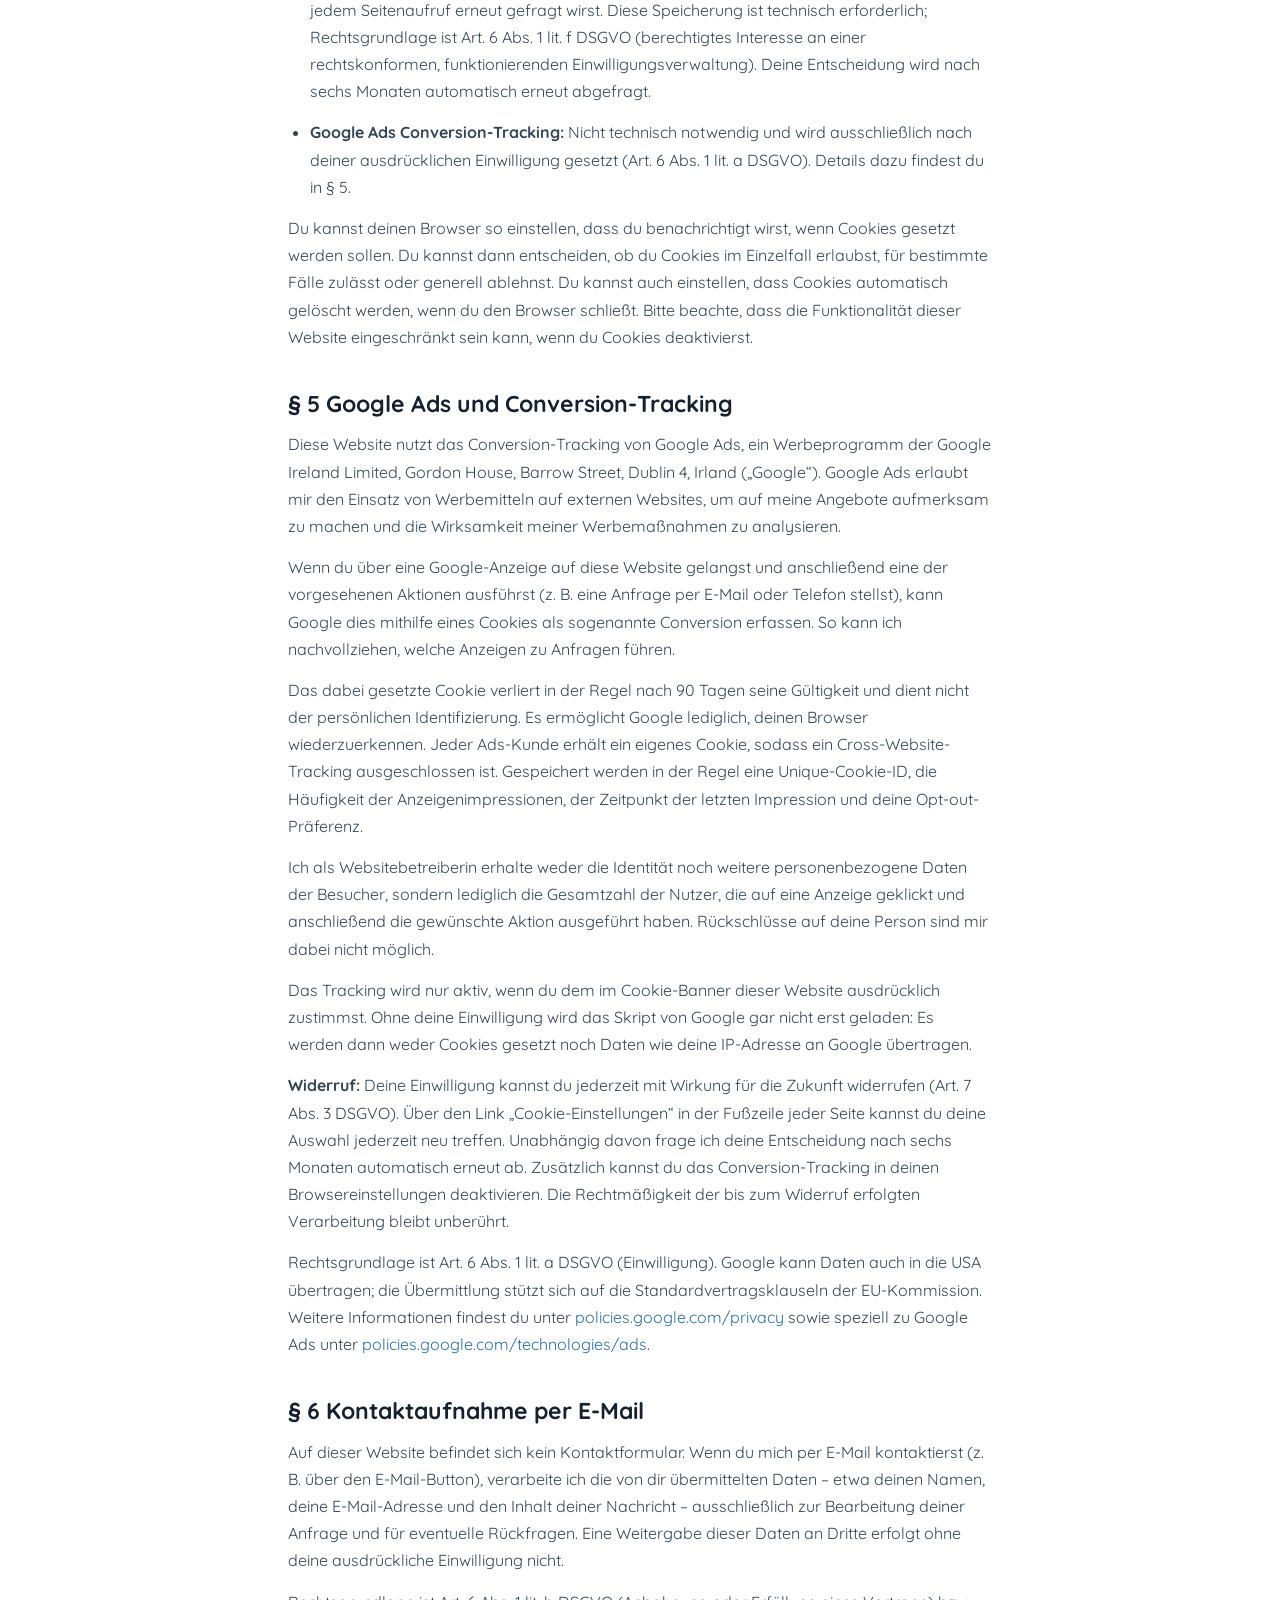
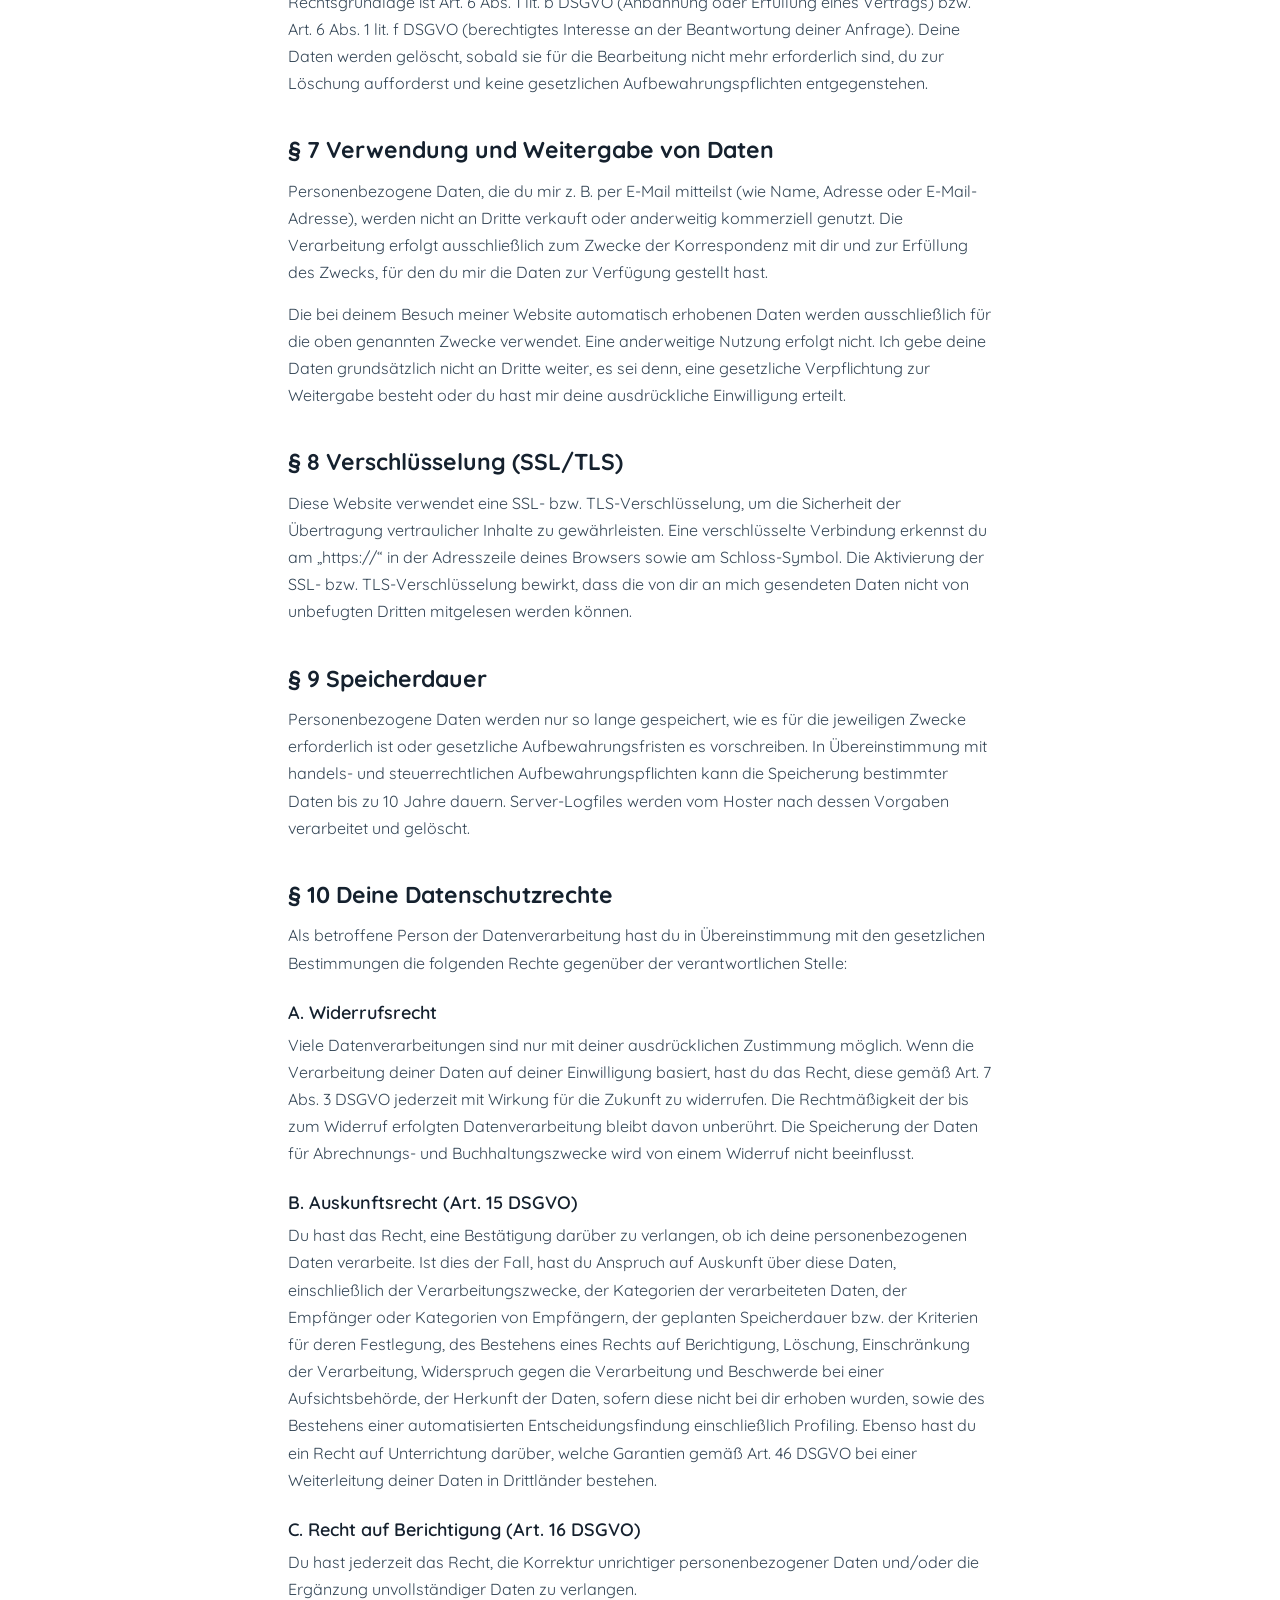
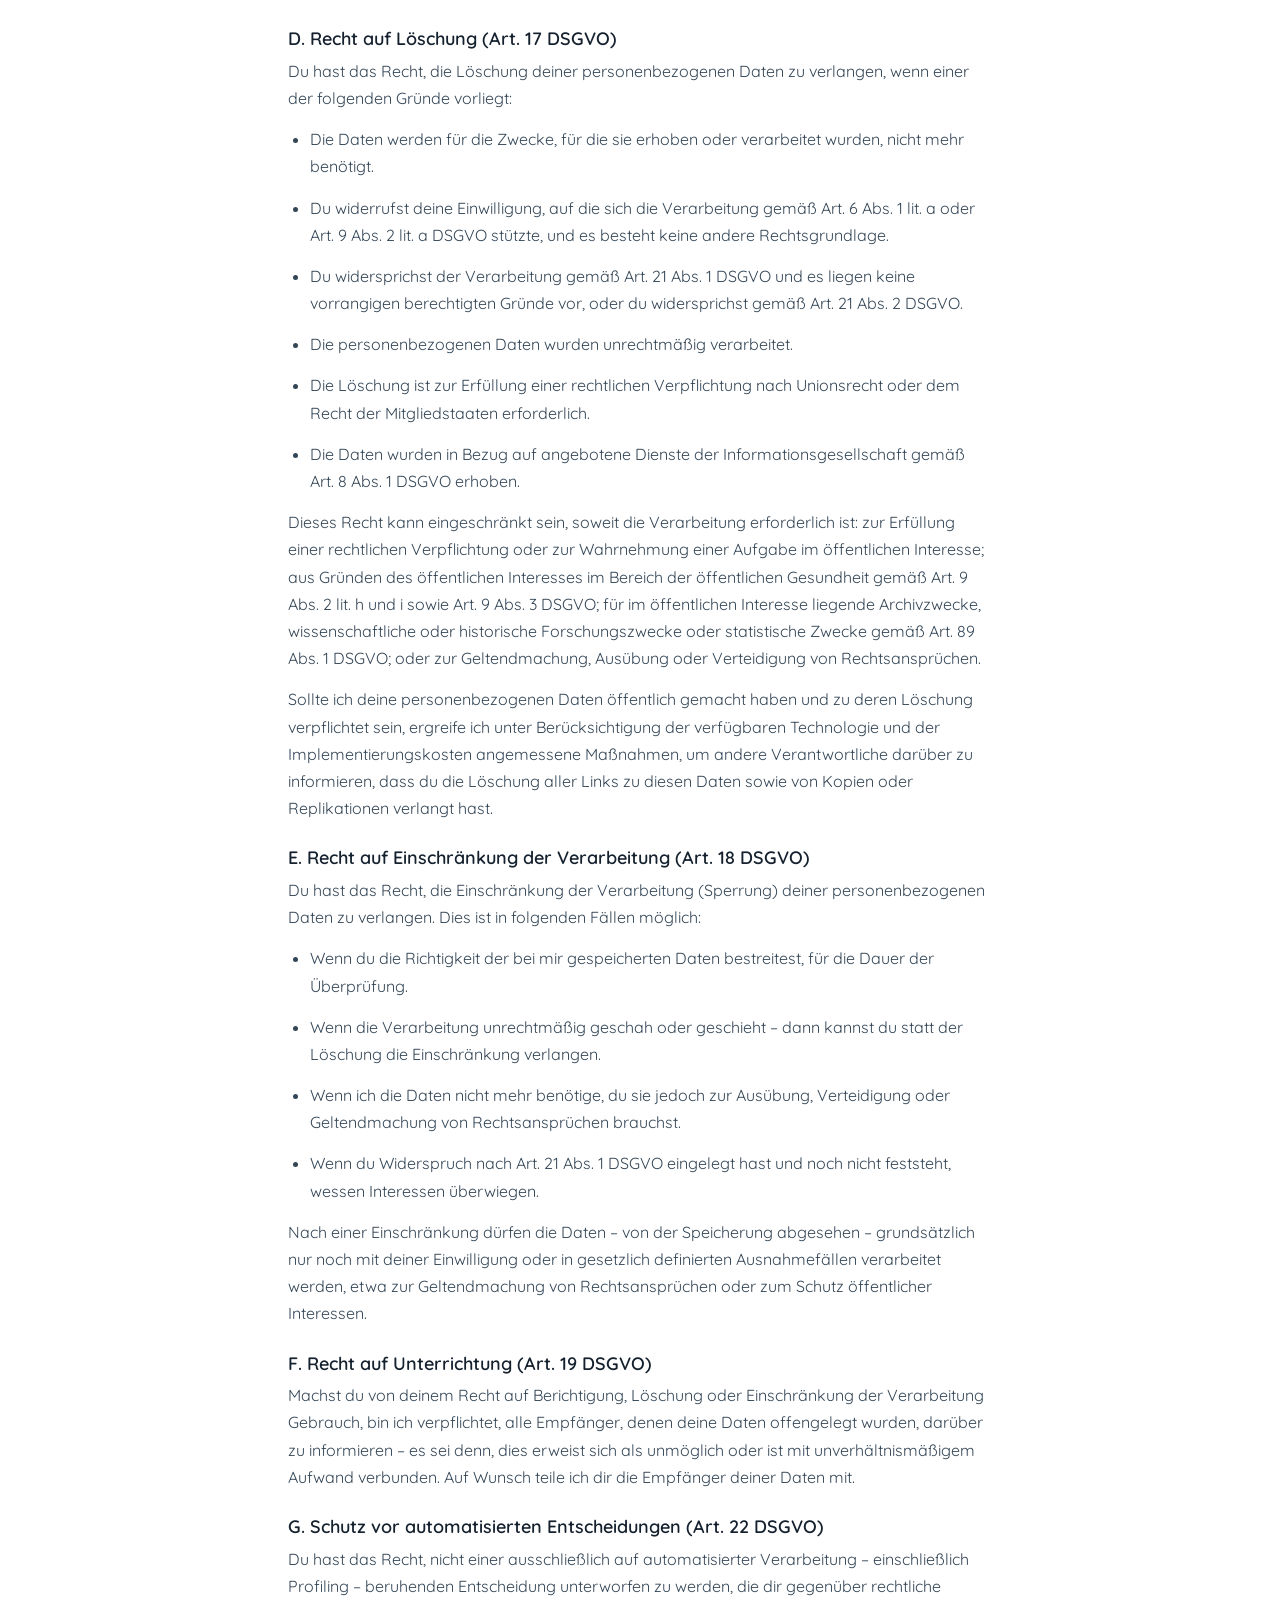
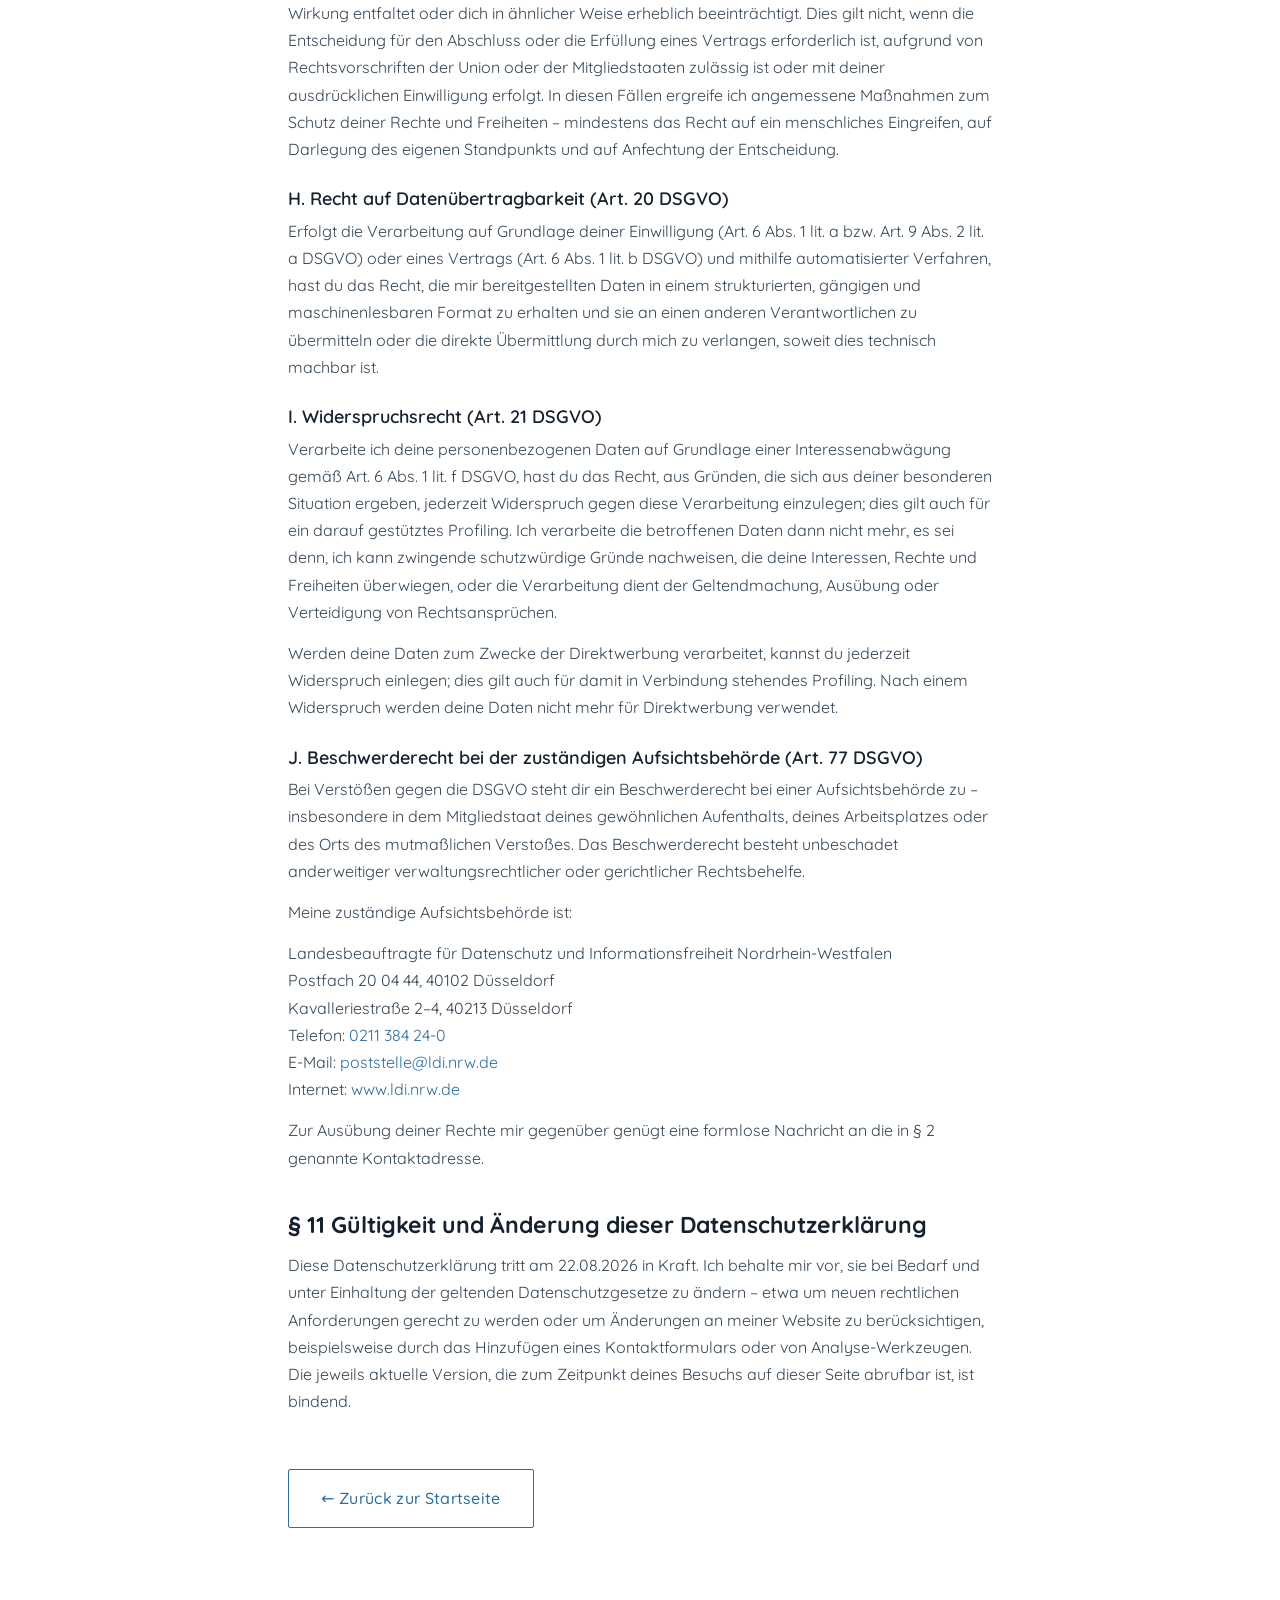
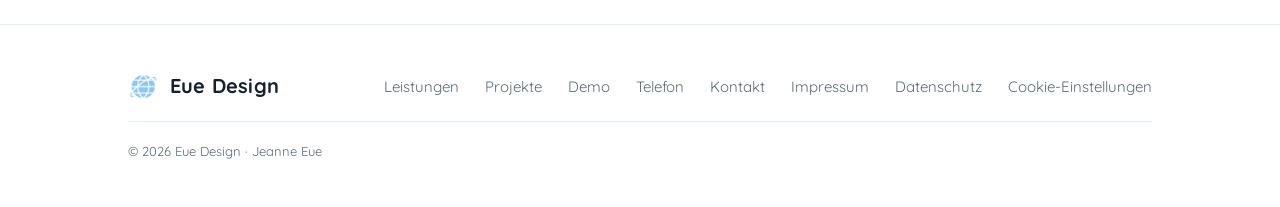
<file: datenschutz.html>
<!DOCTYPE html>
<html lang="de">
<head>
  <meta charset="UTF-8">
  <!-- Google Consent Mode v2 — Standard: alles verweigert.
       Das Google-Tag (gtag.js) selbst wird NICHT hier geladen, sondern
       erst nach ausdrücklicher Einwilligung – siehe consent.js. -->
  <script>
    window.dataLayer = window.dataLayer || [];
    function gtag(){dataLayer.push(arguments);}
    gtag('consent', 'default', {
      'ad_storage': 'denied',
      'ad_user_data': 'denied',
      'ad_personalization': 'denied',
      'analytics_storage': 'denied',
      'wait_for_update': 500
    });
  </script>
  <script src="consent.js" defer></script>
  <meta name="viewport" content="width=device-width, initial-scale=1.0">
  <title>Datenschutzerklärung — Eue Design</title>
  <meta name="robots" content="noindex">
  <link rel="icon" type="image/png" href="assets/favicon.png">
  <link rel="stylesheet" href="styles.css">
</head>
<body>

  <header class="site-header">
    <div class="wrap">
      <a class="logo" href="index.html" aria-label="Eue Design Startseite">
        <img src="assets/globe.png" alt="">
        <span class="wordmark">Eue Design</span>
      </a>
      <button class="nav-toggle" aria-label="Menü öffnen" aria-expanded="false">
        <svg width="26" height="26" viewBox="0 0 24 24" fill="none" stroke="currentColor" stroke-width="2"><line x1="3" y1="6" x2="21" y2="6"/><line x1="3" y1="12" x2="21" y2="12"/><line x1="3" y1="18" x2="21" y2="18"/></svg>
      </button>
      <nav class="nav" id="nav">
        <a href="index.html#ueber-mich">Über mich</a>
        <a href="index.html#leistungen">Leistungen</a>
        <a href="index.html#projekte">Projekte</a>
        <a href="index.html#demo">Demo</a>
        <a class="btn btn-primary" href="index.html#kontakt">Kontakt</a>
      </nav>
    </div>
  </header>

  <main class="legal">
    <div class="wrap">
      <h1>Datenschutzerklärung</h1>
      <p class="updated">Stand: <span id="stand"></span></p>

      <h2>§ 1 Allgemeine Informationen</h2>
      <p>In dieser Datenschutzerklärung findest du detaillierte Informationen darüber, was mit deinen persönlichen Daten geschieht, wenn du meine Website www.eue-design.de besuchst. Alle Daten, die eine persönliche Identifizierung ermöglichen, sind personenbezogene Daten. Bei der Verarbeitung deiner Daten halte ich mich strikt an die gesetzlichen Vorgaben, insbesondere die Datenschutz-Grundverordnung („DSGVO“).</p>
      <p>Diese Website ist bewusst datensparsam aufgebaut: Schriften werden lokal ausgeliefert, es kommen keine Analyse-Tools wie Google Analytics zum Einsatz und es sind keine externen Karten oder Videos eingebettet. Der einzige eingebundene Drittanbieter-Dienst ist das Conversion-Tracking von Google Ads – dessen Skript wird erst geladen, nachdem du im Cookie-Banner ausdrücklich zugestimmt hast (siehe § 5).</p>

      <h2>§ 2 Verantwortliche Stelle</h2>
      <p>Die Verantwortung für die Erhebung und Verarbeitung personenbezogener Daten auf dieser Website liegt datenschutzrechtlich bei:</p>
      <p>
        Jeanne Eue – Eue Design<br>
        Promenadenweg 3<br>
        54516 Wittlich-Dorf, Deutschland<br>
        Telefon: <a href="tel:+4915170875533">+49 1517 0875533</a><br>
        E-Mail: <a href="mailto:kontakt@eue-design.de">kontakt@eue-design.de</a>
      </p>

      <h2>§ 3 Hosting über GitHub Pages</h2>
      <p>Diese Website wird über GitHub Pages gehostet, einen Dienst der GitHub, Inc., 88 Colin P. Kelly Jr. Street, San Francisco, CA 94107, USA.</p>
      <p>Beim Aufruf der Website verarbeitet GitHub technisch notwendige Zugriffsdaten in sogenannten Server-Logfiles, die dein Browser automatisch übermittelt. Dazu können gehören: deine IP-Adresse, Datum und Uhrzeit des Zugriffs, die aufgerufene Seite, der verwendete Browser und das Betriebssystem. Diese Verarbeitung ist erforderlich, um die Website technisch bereitzustellen und ihre Sicherheit zu gewährleisten.</p>
      <p>Rechtsgrundlage ist Art. 6 Abs. 1 lit. f DSGVO (berechtigtes Interesse an einer sicheren und funktionsfähigen Bereitstellung der Website). Da GitHub Daten auch in den USA verarbeiten kann, stützt sich die Übermittlung auf die Standardvertragsklauseln der EU-Kommission. Weitere Informationen findest du in der Datenschutzerklärung von GitHub: <a href="https://docs.github.com/de/site-policy/privacy-policies/github-general-privacy-statement" target="_blank" rel="noopener">GitHub Privacy Statement</a>.</p>

      <h2>§ 4 Cookies</h2>
      <p>Cookies sind kleine Textdateien, die auf deinem Endgerät gespeichert werden. Sie sind nicht in der Lage, Programme auszuführen oder Viren auf dein Computersystem zu übertragen.</p>
      <p>Auf dieser Website werden Cookies bzw. vergleichbare Speichertechniken nur in zwei Fällen eingesetzt:</p>
      <ul>
        <li><strong>Speicherung deiner Cookie-Entscheidung:</strong> Deine Auswahl im Cookie-Banner („Alle akzeptieren“ oder „Ablehnen“) wird lokal in deinem Browser gespeichert, damit du nicht bei jedem Seitenaufruf erneut gefragt wirst. Diese Speicherung ist technisch erforderlich; Rechtsgrundlage ist Art. 6 Abs. 1 lit. f DSGVO (berechtigtes Interesse an einer rechtskonformen, funktionierenden Einwilligungsverwaltung). Deine Entscheidung wird nach sechs Monaten automatisch erneut abgefragt.</li>
        <li><strong>Google Ads Conversion-Tracking:</strong> Nicht technisch notwendig und wird ausschließlich nach deiner ausdrücklichen Einwilligung gesetzt (Art. 6 Abs. 1 lit. a DSGVO). Details dazu findest du in § 5.</li>
      </ul>
      <p>Du kannst deinen Browser so einstellen, dass du benachrichtigt wirst, wenn Cookies gesetzt werden sollen. Du kannst dann entscheiden, ob du Cookies im Einzelfall erlaubst, für bestimmte Fälle zulässt oder generell ablehnst. Du kannst auch einstellen, dass Cookies automatisch gelöscht werden, wenn du den Browser schließt. Bitte beachte, dass die Funktionalität dieser Website eingeschränkt sein kann, wenn du Cookies deaktivierst.</p>

      <h2>§ 5 Google Ads und Conversion-Tracking</h2>
      <p>Diese Website nutzt das Conversion-Tracking von Google Ads, ein Werbeprogramm der Google Ireland Limited, Gordon House, Barrow Street, Dublin 4, Irland („Google“). Google Ads erlaubt mir den Einsatz von Werbemitteln auf externen Websites, um auf meine Angebote aufmerksam zu machen und die Wirksamkeit meiner Werbemaßnahmen zu analysieren.</p>
      <p>Wenn du über eine Google-Anzeige auf diese Website gelangst und anschließend eine der vorgesehenen Aktionen ausführst (z. B. eine Anfrage per E-Mail oder Telefon stellst), kann Google dies mithilfe eines Cookies als sogenannte Conversion erfassen. So kann ich nachvollziehen, welche Anzeigen zu Anfragen führen.</p>
      <p>Das dabei gesetzte Cookie verliert in der Regel nach 90 Tagen seine Gültigkeit und dient nicht der persönlichen Identifizierung. Es ermöglicht Google lediglich, deinen Browser wiederzuerkennen. Jeder Ads-Kunde erhält ein eigenes Cookie, sodass ein Cross-Website-Tracking ausgeschlossen ist. Gespeichert werden in der Regel eine Unique-Cookie-ID, die Häufigkeit der Anzeigenimpressionen, der Zeitpunkt der letzten Impression und deine Opt-out-Präferenz.</p>
      <p>Ich als Websitebetreiberin erhalte weder die Identität noch weitere personenbezogene Daten der Besucher, sondern lediglich die Gesamtzahl der Nutzer, die auf eine Anzeige geklickt und anschließend die gewünschte Aktion ausgeführt haben. Rückschlüsse auf deine Person sind mir dabei nicht möglich.</p>
      <p>Das Tracking wird nur aktiv, wenn du dem im Cookie-Banner dieser Website ausdrücklich zustimmst. Ohne deine Einwilligung wird das Skript von Google gar nicht erst geladen: Es werden dann weder Cookies gesetzt noch Daten wie deine IP-Adresse an Google übertragen.</p>
      <p><strong>Widerruf:</strong> Deine Einwilligung kannst du jederzeit mit Wirkung für die Zukunft widerrufen (Art. 7 Abs. 3 DSGVO). Über den Link „Cookie-Einstellungen“ in der Fußzeile jeder Seite kannst du deine Auswahl jederzeit neu treffen. Unabhängig davon frage ich deine Entscheidung nach sechs Monaten automatisch erneut ab. Zusätzlich kannst du das Conversion-Tracking in deinen Browsereinstellungen deaktivieren. Die Rechtmäßigkeit der bis zum Widerruf erfolgten Verarbeitung bleibt unberührt.</p>
      <p>Rechtsgrundlage ist Art. 6 Abs. 1 lit. a DSGVO (Einwilligung). Google kann Daten auch in die USA übertragen; die Übermittlung stützt sich auf die Standardvertragsklauseln der EU-Kommission. Weitere Informationen findest du unter <a href="https://policies.google.com/privacy" target="_blank" rel="noopener">policies.google.com/privacy</a> sowie speziell zu Google Ads unter <a href="https://policies.google.com/technologies/ads" target="_blank" rel="noopener">policies.google.com/technologies/ads</a>.</p>

      <h2>§ 6 Kontaktaufnahme per E-Mail</h2>
      <p>Auf dieser Website befindet sich kein Kontaktformular. Wenn du mich per E-Mail kontaktierst (z. B. über den E-Mail-Button), verarbeite ich die von dir übermittelten Daten – etwa deinen Namen, deine E-Mail-Adresse und den Inhalt deiner Nachricht – ausschließlich zur Bearbeitung deiner Anfrage und für eventuelle Rückfragen. Eine Weitergabe dieser Daten an Dritte erfolgt ohne deine ausdrückliche Einwilligung nicht.</p>
      <p>Rechtsgrundlage ist Art. 6 Abs. 1 lit. b DSGVO (Anbahnung oder Erfüllung eines Vertrags) bzw. Art. 6 Abs. 1 lit. f DSGVO (berechtigtes Interesse an der Beantwortung deiner Anfrage). Deine Daten werden gelöscht, sobald sie für die Bearbeitung nicht mehr erforderlich sind, du zur Löschung aufforderst und keine gesetzlichen Aufbewahrungspflichten entgegenstehen.</p>

      <h2>§ 7 Verwendung und Weitergabe von Daten</h2>
      <p>Personenbezogene Daten, die du mir z. B. per E-Mail mitteilst (wie Name, Adresse oder E-Mail-Adresse), werden nicht an Dritte verkauft oder anderweitig kommerziell genutzt. Die Verarbeitung erfolgt ausschließlich zum Zwecke der Korrespondenz mit dir und zur Erfüllung des Zwecks, für den du mir die Daten zur Verfügung gestellt hast.</p>
      <p>Die bei deinem Besuch meiner Website automatisch erhobenen Daten werden ausschließlich für die oben genannten Zwecke verwendet. Eine anderweitige Nutzung erfolgt nicht. Ich gebe deine Daten grundsätzlich nicht an Dritte weiter, es sei denn, eine gesetzliche Verpflichtung zur Weitergabe besteht oder du hast mir deine ausdrückliche Einwilligung erteilt.</p>

      <h2>§ 8 Verschlüsselung (SSL/TLS)</h2>
      <p>Diese Website verwendet eine SSL- bzw. TLS-Verschlüsselung, um die Sicherheit der Übertragung vertraulicher Inhalte zu gewährleisten. Eine verschlüsselte Verbindung erkennst du am „https://“ in der Adresszeile deines Browsers sowie am Schloss-Symbol. Die Aktivierung der SSL- bzw. TLS-Verschlüsselung bewirkt, dass die von dir an mich gesendeten Daten nicht von unbefugten Dritten mitgelesen werden können.</p>

      <h2>§ 9 Speicherdauer</h2>
      <p>Personenbezogene Daten werden nur so lange gespeichert, wie es für die jeweiligen Zwecke erforderlich ist oder gesetzliche Aufbewahrungsfristen es vorschreiben. In Übereinstimmung mit handels- und steuerrechtlichen Aufbewahrungspflichten kann die Speicherung bestimmter Daten bis zu 10 Jahre dauern. Server-Logfiles werden vom Hoster nach dessen Vorgaben verarbeitet und gelöscht.</p>

      <h2>§ 10 Deine Datenschutzrechte</h2>
      <p>Als betroffene Person der Datenverarbeitung hast du in Übereinstimmung mit den gesetzlichen Bestimmungen die folgenden Rechte gegenüber der verantwortlichen Stelle:</p>

      <h3>A. Widerrufsrecht</h3>
      <p>Viele Datenverarbeitungen sind nur mit deiner ausdrücklichen Zustimmung möglich. Wenn die Verarbeitung deiner Daten auf deiner Einwilligung basiert, hast du das Recht, diese gemäß Art. 7 Abs. 3 DSGVO jederzeit mit Wirkung für die Zukunft zu widerrufen. Die Rechtmäßigkeit der bis zum Widerruf erfolgten Datenverarbeitung bleibt davon unberührt. Die Speicherung der Daten für Abrechnungs- und Buchhaltungszwecke wird von einem Widerruf nicht beeinflusst.</p>

      <h3>B. Auskunftsrecht (Art. 15 DSGVO)</h3>
      <p>Du hast das Recht, eine Bestätigung darüber zu verlangen, ob ich deine personenbezogenen Daten verarbeite. Ist dies der Fall, hast du Anspruch auf Auskunft über diese Daten, einschließlich der Verarbeitungszwecke, der Kategorien der verarbeiteten Daten, der Empfänger oder Kategorien von Empfängern, der geplanten Speicherdauer bzw. der Kriterien für deren Festlegung, des Bestehens eines Rechts auf Berichtigung, Löschung, Einschränkung der Verarbeitung, Widerspruch gegen die Verarbeitung und Beschwerde bei einer Aufsichtsbehörde, der Herkunft der Daten, sofern diese nicht bei dir erhoben wurden, sowie des Bestehens einer automatisierten Entscheidungsfindung einschließlich Profiling. Ebenso hast du ein Recht auf Unterrichtung darüber, welche Garantien gemäß Art. 46 DSGVO bei einer Weiterleitung deiner Daten in Drittländer bestehen.</p>

      <h3>C. Recht auf Berichtigung (Art. 16 DSGVO)</h3>
      <p>Du hast jederzeit das Recht, die Korrektur unrichtiger personenbezogener Daten und/oder die Ergänzung unvollständiger Daten zu verlangen.</p>

      <h3>D. Recht auf Löschung (Art. 17 DSGVO)</h3>
      <p>Du hast das Recht, die Löschung deiner personenbezogenen Daten zu verlangen, wenn einer der folgenden Gründe vorliegt:</p>
      <ul>
        <li>Die Daten werden für die Zwecke, für die sie erhoben oder verarbeitet wurden, nicht mehr benötigt.</li>
        <li>Du widerrufst deine Einwilligung, auf die sich die Verarbeitung gemäß Art. 6 Abs. 1 lit. a oder Art. 9 Abs. 2 lit. a DSGVO stützte, und es besteht keine andere Rechtsgrundlage.</li>
        <li>Du widersprichst der Verarbeitung gemäß Art. 21 Abs. 1 DSGVO und es liegen keine vorrangigen berechtigten Gründe vor, oder du widersprichst gemäß Art. 21 Abs. 2 DSGVO.</li>
        <li>Die personenbezogenen Daten wurden unrechtmäßig verarbeitet.</li>
        <li>Die Löschung ist zur Erfüllung einer rechtlichen Verpflichtung nach Unionsrecht oder dem Recht der Mitgliedstaaten erforderlich.</li>
        <li>Die Daten wurden in Bezug auf angebotene Dienste der Informationsgesellschaft gemäß Art. 8 Abs. 1 DSGVO erhoben.</li>
      </ul>
      <p>Dieses Recht kann eingeschränkt sein, soweit die Verarbeitung erforderlich ist: zur Erfüllung einer rechtlichen Verpflichtung oder zur Wahrnehmung einer Aufgabe im öffentlichen Interesse; aus Gründen des öffentlichen Interesses im Bereich der öffentlichen Gesundheit gemäß Art. 9 Abs. 2 lit. h und i sowie Art. 9 Abs. 3 DSGVO; für im öffentlichen Interesse liegende Archivzwecke, wissenschaftliche oder historische Forschungszwecke oder statistische Zwecke gemäß Art. 89 Abs. 1 DSGVO; oder zur Geltendmachung, Ausübung oder Verteidigung von Rechtsansprüchen.</p>
      <p>Sollte ich deine personenbezogenen Daten öffentlich gemacht haben und zu deren Löschung verpflichtet sein, ergreife ich unter Berücksichtigung der verfügbaren Technologie und der Implementierungskosten angemessene Maßnahmen, um andere Verantwortliche darüber zu informieren, dass du die Löschung aller Links zu diesen Daten sowie von Kopien oder Replikationen verlangt hast.</p>

      <h3>E. Recht auf Einschränkung der Verarbeitung (Art. 18 DSGVO)</h3>
      <p>Du hast das Recht, die Einschränkung der Verarbeitung (Sperrung) deiner personenbezogenen Daten zu verlangen. Dies ist in folgenden Fällen möglich:</p>
      <ul>
        <li>Wenn du die Richtigkeit der bei mir gespeicherten Daten bestreitest, für die Dauer der Überprüfung.</li>
        <li>Wenn die Verarbeitung unrechtmäßig geschah oder geschieht – dann kannst du statt der Löschung die Einschränkung verlangen.</li>
        <li>Wenn ich die Daten nicht mehr benötige, du sie jedoch zur Ausübung, Verteidigung oder Geltendmachung von Rechtsansprüchen brauchst.</li>
        <li>Wenn du Widerspruch nach Art. 21 Abs. 1 DSGVO eingelegt hast und noch nicht feststeht, wessen Interessen überwiegen.</li>
      </ul>
      <p>Nach einer Einschränkung dürfen die Daten – von der Speicherung abgesehen – grundsätzlich nur noch mit deiner Einwilligung oder in gesetzlich definierten Ausnahmefällen verarbeitet werden, etwa zur Geltendmachung von Rechtsansprüchen oder zum Schutz öffentlicher Interessen.</p>

      <h3>F. Recht auf Unterrichtung (Art. 19 DSGVO)</h3>
      <p>Machst du von deinem Recht auf Berichtigung, Löschung oder Einschränkung der Verarbeitung Gebrauch, bin ich verpflichtet, alle Empfänger, denen deine Daten offengelegt wurden, darüber zu informieren – es sei denn, dies erweist sich als unmöglich oder ist mit unverhältnismäßigem Aufwand verbunden. Auf Wunsch teile ich dir die Empfänger deiner Daten mit.</p>

      <h3>G. Schutz vor automatisierten Entscheidungen (Art. 22 DSGVO)</h3>
      <p>Du hast das Recht, nicht einer ausschließlich auf automatisierter Verarbeitung – einschließlich Profiling – beruhenden Entscheidung unterworfen zu werden, die dir gegenüber rechtliche Wirkung entfaltet oder dich in ähnlicher Weise erheblich beeinträchtigt. Dies gilt nicht, wenn die Entscheidung für den Abschluss oder die Erfüllung eines Vertrags erforderlich ist, aufgrund von Rechtsvorschriften der Union oder der Mitgliedstaaten zulässig ist oder mit deiner ausdrücklichen Einwilligung erfolgt. In diesen Fällen ergreife ich angemessene Maßnahmen zum Schutz deiner Rechte und Freiheiten – mindestens das Recht auf ein menschliches Eingreifen, auf Darlegung des eigenen Standpunkts und auf Anfechtung der Entscheidung.</p>

      <h3>H. Recht auf Datenübertragbarkeit (Art. 20 DSGVO)</h3>
      <p>Erfolgt die Verarbeitung auf Grundlage deiner Einwilligung (Art. 6 Abs. 1 lit. a bzw. Art. 9 Abs. 2 lit. a DSGVO) oder eines Vertrags (Art. 6 Abs. 1 lit. b DSGVO) und mithilfe automatisierter Verfahren, hast du das Recht, die mir bereitgestellten Daten in einem strukturierten, gängigen und maschinenlesbaren Format zu erhalten und sie an einen anderen Verantwortlichen zu übermitteln oder die direkte Übermittlung durch mich zu verlangen, soweit dies technisch machbar ist.</p>

      <h3>I. Widerspruchsrecht (Art. 21 DSGVO)</h3>
      <p>Verarbeite ich deine personenbezogenen Daten auf Grundlage einer Interessenabwägung gemäß Art. 6 Abs. 1 lit. f DSGVO, hast du das Recht, aus Gründen, die sich aus deiner besonderen Situation ergeben, jederzeit Widerspruch gegen diese Verarbeitung einzulegen; dies gilt auch für ein darauf gestütztes Profiling. Ich verarbeite die betroffenen Daten dann nicht mehr, es sei denn, ich kann zwingende schutzwürdige Gründe nachweisen, die deine Interessen, Rechte und Freiheiten überwiegen, oder die Verarbeitung dient der Geltendmachung, Ausübung oder Verteidigung von Rechtsansprüchen.</p>
      <p>Werden deine Daten zum Zwecke der Direktwerbung verarbeitet, kannst du jederzeit Widerspruch einlegen; dies gilt auch für damit in Verbindung stehendes Profiling. Nach einem Widerspruch werden deine Daten nicht mehr für Direktwerbung verwendet.</p>

      <h3>J. Beschwerderecht bei der zuständigen Aufsichtsbehörde (Art. 77 DSGVO)</h3>
      <p>Bei Verstößen gegen die DSGVO steht dir ein Beschwerderecht bei einer Aufsichtsbehörde zu – insbesondere in dem Mitgliedstaat deines gewöhnlichen Aufenthalts, deines Arbeitsplatzes oder des Orts des mutmaßlichen Verstoßes. Das Beschwerderecht besteht unbeschadet anderweitiger verwaltungsrechtlicher oder gerichtlicher Rechtsbehelfe.</p>
      <p>Meine zuständige Aufsichtsbehörde ist:</p>
      <p>
        Landesbeauftragte für Datenschutz und Informationsfreiheit Nordrhein-Westfalen<br>
        Postfach 20 04 44, 40102 Düsseldorf<br>
        Kavalleriestraße 2–4, 40213 Düsseldorf<br>
        Telefon: <a href="tel:+492113842440">0211 384 24-0</a><br>
        E-Mail: <a href="mailto:poststelle@ldi.nrw.de">poststelle@ldi.nrw.de</a><br>
        Internet: <a href="https://www.ldi.nrw.de" target="_blank" rel="noopener">www.ldi.nrw.de</a>
      </p>
      <p>Zur Ausübung deiner Rechte mir gegenüber genügt eine formlose Nachricht an die in § 2 genannte Kontaktadresse.</p>

      <h2>§ 11 Gültigkeit und Änderung dieser Datenschutzerklärung</h2>
      <p>Diese Datenschutzerklärung tritt am 22.08.2026 in Kraft. Ich behalte mir vor, sie bei Bedarf und unter Einhaltung der geltenden Datenschutzgesetze zu ändern – etwa um neuen rechtlichen Anforderungen gerecht zu werden oder um Änderungen an meiner Website zu berücksichtigen, beispielsweise durch das Hinzufügen eines Kontaktformulars oder von Analyse-Werkzeugen. Die jeweils aktuelle Version, die zum Zeitpunkt deines Besuchs auf dieser Seite abrufbar ist, ist bindend.</p>


      <a class="back btn btn-ghost" href="index.html">← Zurück zur Startseite</a>
    </div>
  </main>

  <footer class="site-footer">
    <div class="wrap">
      <a class="logo" href="index.html">
        <img src="assets/globe.png" alt="" style="width:30px;">
        <span class="wordmark">Eue Design</span>
      </a>
      <nav class="footer-links">
        <a href="index.html#leistungen">Leistungen</a>
        <a href="index.html#projekte">Projekte</a>
        <a href="index.html#demo">Demo</a>
        <a href="tel:+4915170875533">Telefon</a>
        <a href="mailto:kontakt@eue-design.de">Kontakt</a>
        <a href="impressum.html">Impressum</a>
        <a href="datenschutz.html">Datenschutz</a>
        <a href="#" id="cookieSettings">Cookie-Einstellungen</a>
      </nav>
      <div class="footer-copy">© <span id="jahr">2026</span> Eue Design · Jeanne Eue</div>
    </div>
  </footer>
  <script src="nav.js" defer></script>
  <script>
    var d = new Date();
    document.getElementById('jahr').textContent = d.getFullYear();
    document.getElementById('stand').textContent =
      d.toLocaleDateString('de-DE', { month: 'long', year: 'numeric' });
  </script>

  <!-- COOKIE-CONSENT-BANNER (Google Ads Conversion-Tracking) -->
  <div class="cookie-banner" id="cookieBanner" role="region" aria-label="Cookie-Einwilligung" tabindex="-1">
    <div class="cookie-banner-inner">
      <p>Ich nutze ein Cookie für Google Ads Conversion-Tracking, um zu sehen, wie gut meine Anzeigen wirken. Es ist nicht technisch notwendig und wird nur mit deiner Einwilligung gesetzt. Mehr dazu in meiner <a href="datenschutz.html">Datenschutzerklärung</a>.</p>
      <div class="cookie-banner-actions">
        <button type="button" class="btn btn-ghost" id="cookieDecline">Ablehnen</button>
        <button type="button" class="btn btn-primary" id="cookieAccept">Alle akzeptieren</button>
      </div>
    </div>
  </div>
</body>
</html>
</file>
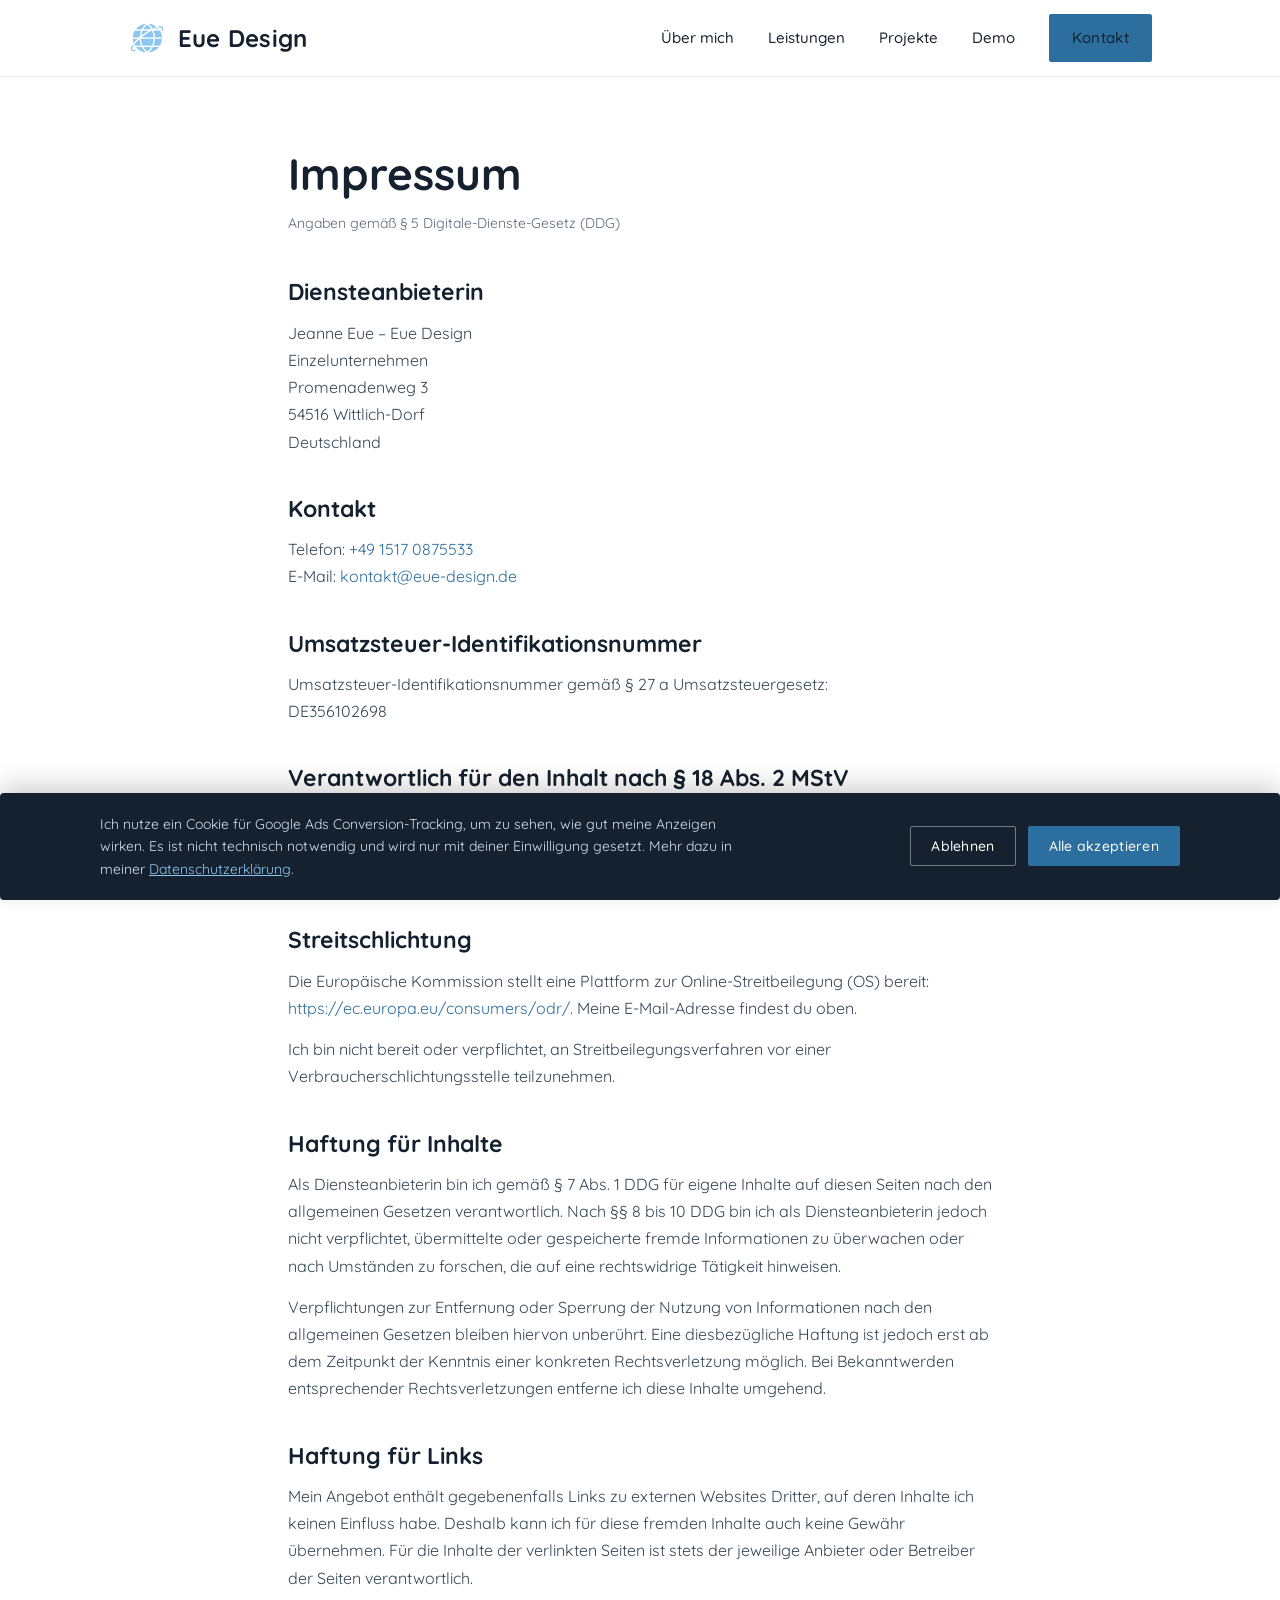
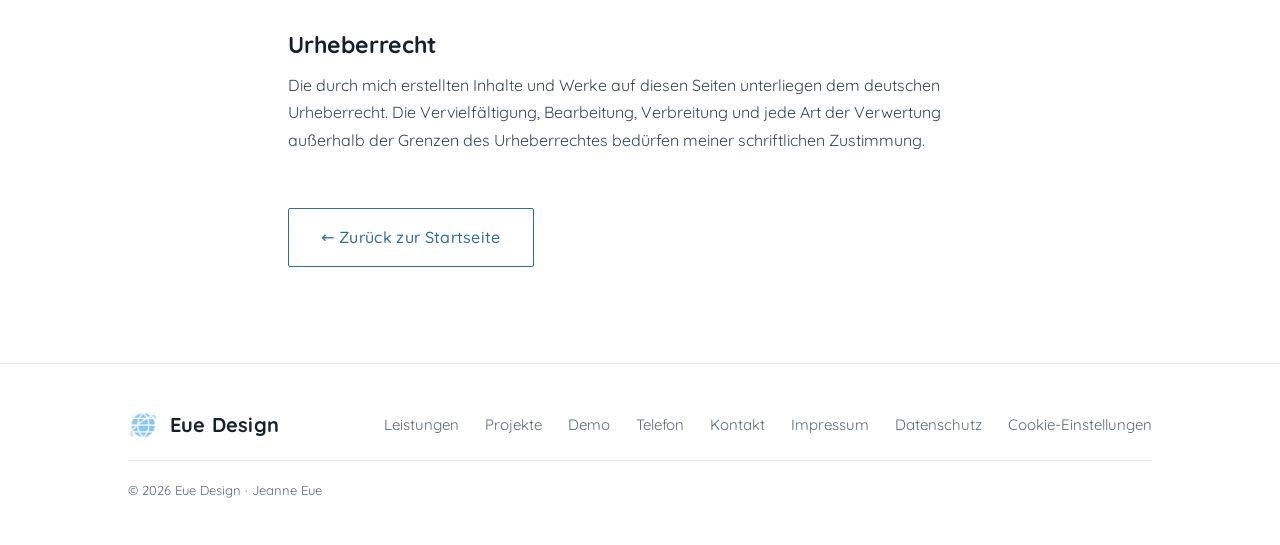
<file: impressum.html>
<!DOCTYPE html>
<html lang="de">
<head>
  <meta charset="UTF-8">
  <!-- Google Consent Mode v2 — Standard: alles verweigert.
       Das Google-Tag (gtag.js) selbst wird NICHT hier geladen, sondern
       erst nach ausdrücklicher Einwilligung – siehe consent.js. -->
  <script>
    window.dataLayer = window.dataLayer || [];
    function gtag(){dataLayer.push(arguments);}
    gtag('consent', 'default', {
      'ad_storage': 'denied',
      'ad_user_data': 'denied',
      'ad_personalization': 'denied',
      'analytics_storage': 'denied',
      'wait_for_update': 500
    });
  </script>
  <script src="consent.js" defer></script>
  <meta name="viewport" content="width=device-width, initial-scale=1.0">
  <title>Impressum — Eue Design</title>
  <meta name="robots" content="noindex">
  <link rel="icon" type="image/png" href="assets/favicon.png">
  <link rel="stylesheet" href="styles.css">
</head>
<body>

  <header class="site-header">
    <div class="wrap">
      <a class="logo" href="index.html" aria-label="Eue Design Startseite">
        <img src="assets/globe.png" alt="">
        <span class="wordmark">Eue Design</span>
      </a>
      <button class="nav-toggle" aria-label="Menü öffnen" aria-expanded="false">
        <svg width="26" height="26" viewBox="0 0 24 24" fill="none" stroke="currentColor" stroke-width="2"><line x1="3" y1="6" x2="21" y2="6"/><line x1="3" y1="12" x2="21" y2="12"/><line x1="3" y1="18" x2="21" y2="18"/></svg>
      </button>
      <nav class="nav" id="nav">
        <a href="index.html#ueber-mich">Über mich</a>
        <a href="index.html#leistungen">Leistungen</a>
        <a href="index.html#projekte">Projekte</a>
        <a href="index.html#demo">Demo</a>
        <a class="btn btn-primary" href="index.html#kontakt">Kontakt</a>
      </nav>
    </div>
  </header>

  <main class="legal">
    <div class="wrap">
      <h1>Impressum</h1>
      <p class="updated">Angaben gemäß § 5 Digitale-Dienste-Gesetz (DDG)</p>

      <h2>Diensteanbieterin</h2>
      <p>
        Jeanne Eue – Eue Design<br>
        Einzelunternehmen<br>
        Promenadenweg 3<br>
        54516 Wittlich-Dorf<br>
        Deutschland
      </p>

      <h2>Kontakt</h2>
      <p>
        Telefon: <a href="tel:+4915170875533">+49 1517 0875533</a><br>
        E-Mail: <a href="mailto:kontakt@eue-design.de">kontakt@eue-design.de</a>
      </p>

      <h2>Umsatzsteuer-Identifikationsnummer</h2>
      <p>Umsatzsteuer-Identifikationsnummer gemäß § 27 a Umsatzsteuergesetz:<br>DE356102698</p>

      <h2>Verantwortlich für den Inhalt nach § 18 Abs. 2 MStV</h2>
      <p>
        Jeanne Eue<br>
        Promenadenweg 3<br>
        54516 Wittlich-Dorf
      </p>

      <h2>Streitschlichtung</h2>
      <p>Die Europäische Kommission stellt eine Plattform zur Online-Streitbeilegung (OS) bereit: <a href="https://ec.europa.eu/consumers/odr/" target="_blank" rel="noopener">https://ec.europa.eu/consumers/odr/</a>. Meine E-Mail-Adresse findest du oben.</p>
      <p>Ich bin nicht bereit oder verpflichtet, an Streitbeilegungsverfahren vor einer Verbraucherschlichtungsstelle teilzunehmen.</p>

      <h2>Haftung für Inhalte</h2>
      <p>Als Diensteanbieterin bin ich gemäß § 7 Abs. 1 DDG für eigene Inhalte auf diesen Seiten nach den allgemeinen Gesetzen verantwortlich. Nach §§ 8 bis 10 DDG bin ich als Diensteanbieterin jedoch nicht verpflichtet, übermittelte oder gespeicherte fremde Informationen zu überwachen oder nach Umständen zu forschen, die auf eine rechtswidrige Tätigkeit hinweisen.</p>
      <p>Verpflichtungen zur Entfernung oder Sperrung der Nutzung von Informationen nach den allgemeinen Gesetzen bleiben hiervon unberührt. Eine diesbezügliche Haftung ist jedoch erst ab dem Zeitpunkt der Kenntnis einer konkreten Rechtsverletzung möglich. Bei Bekanntwerden entsprechender Rechtsverletzungen entferne ich diese Inhalte umgehend.</p>

      <h2>Haftung für Links</h2>
      <p>Mein Angebot enthält gegebenenfalls Links zu externen Websites Dritter, auf deren Inhalte ich keinen Einfluss habe. Deshalb kann ich für diese fremden Inhalte auch keine Gewähr übernehmen. Für die Inhalte der verlinkten Seiten ist stets der jeweilige Anbieter oder Betreiber der Seiten verantwortlich.</p>

      <h2>Urheberrecht</h2>
      <p>Die durch mich erstellten Inhalte und Werke auf diesen Seiten unterliegen dem deutschen Urheberrecht. Die Vervielfältigung, Bearbeitung, Verbreitung und jede Art der Verwertung außerhalb der Grenzen des Urheberrechtes bedürfen meiner schriftlichen Zustimmung.</p>

      <a class="back btn btn-ghost" href="index.html">← Zurück zur Startseite</a>
    </div>
  </main>

  <footer class="site-footer">
    <div class="wrap">
      <a class="logo" href="index.html">
        <img src="assets/globe.png" alt="" style="width:30px;">
        <span class="wordmark">Eue Design</span>
      </a>
      <nav class="footer-links">
        <a href="index.html#leistungen">Leistungen</a>
        <a href="index.html#projekte">Projekte</a>
        <a href="index.html#demo">Demo</a>
        <a href="tel:+4915170875533">Telefon</a>
        <a href="mailto:kontakt@eue-design.de">Kontakt</a>
        <a href="impressum.html">Impressum</a>
        <a href="datenschutz.html">Datenschutz</a>
        <a href="#" id="cookieSettings">Cookie-Einstellungen</a>
      </nav>
      <div class="footer-copy">© <span id="jahr">2026</span> Eue Design · Jeanne Eue</div>
    </div>
  </footer>
  <script src="nav.js" defer></script>
  <script>document.getElementById('jahr').textContent = new Date().getFullYear();</script>

  <!-- COOKIE-CONSENT-BANNER (Google Ads Conversion-Tracking) -->
  <div class="cookie-banner" id="cookieBanner" role="region" aria-label="Cookie-Einwilligung" tabindex="-1">
    <div class="cookie-banner-inner">
      <p>Ich nutze ein Cookie für Google Ads Conversion-Tracking, um zu sehen, wie gut meine Anzeigen wirken. Es ist nicht technisch notwendig und wird nur mit deiner Einwilligung gesetzt. Mehr dazu in meiner <a href="datenschutz.html">Datenschutzerklärung</a>.</p>
      <div class="cookie-banner-actions">
        <button type="button" class="btn btn-ghost" id="cookieDecline">Ablehnen</button>
        <button type="button" class="btn btn-primary" id="cookieAccept">Alle akzeptieren</button>
      </div>
    </div>
  </div>
</body>
</html>
</file>
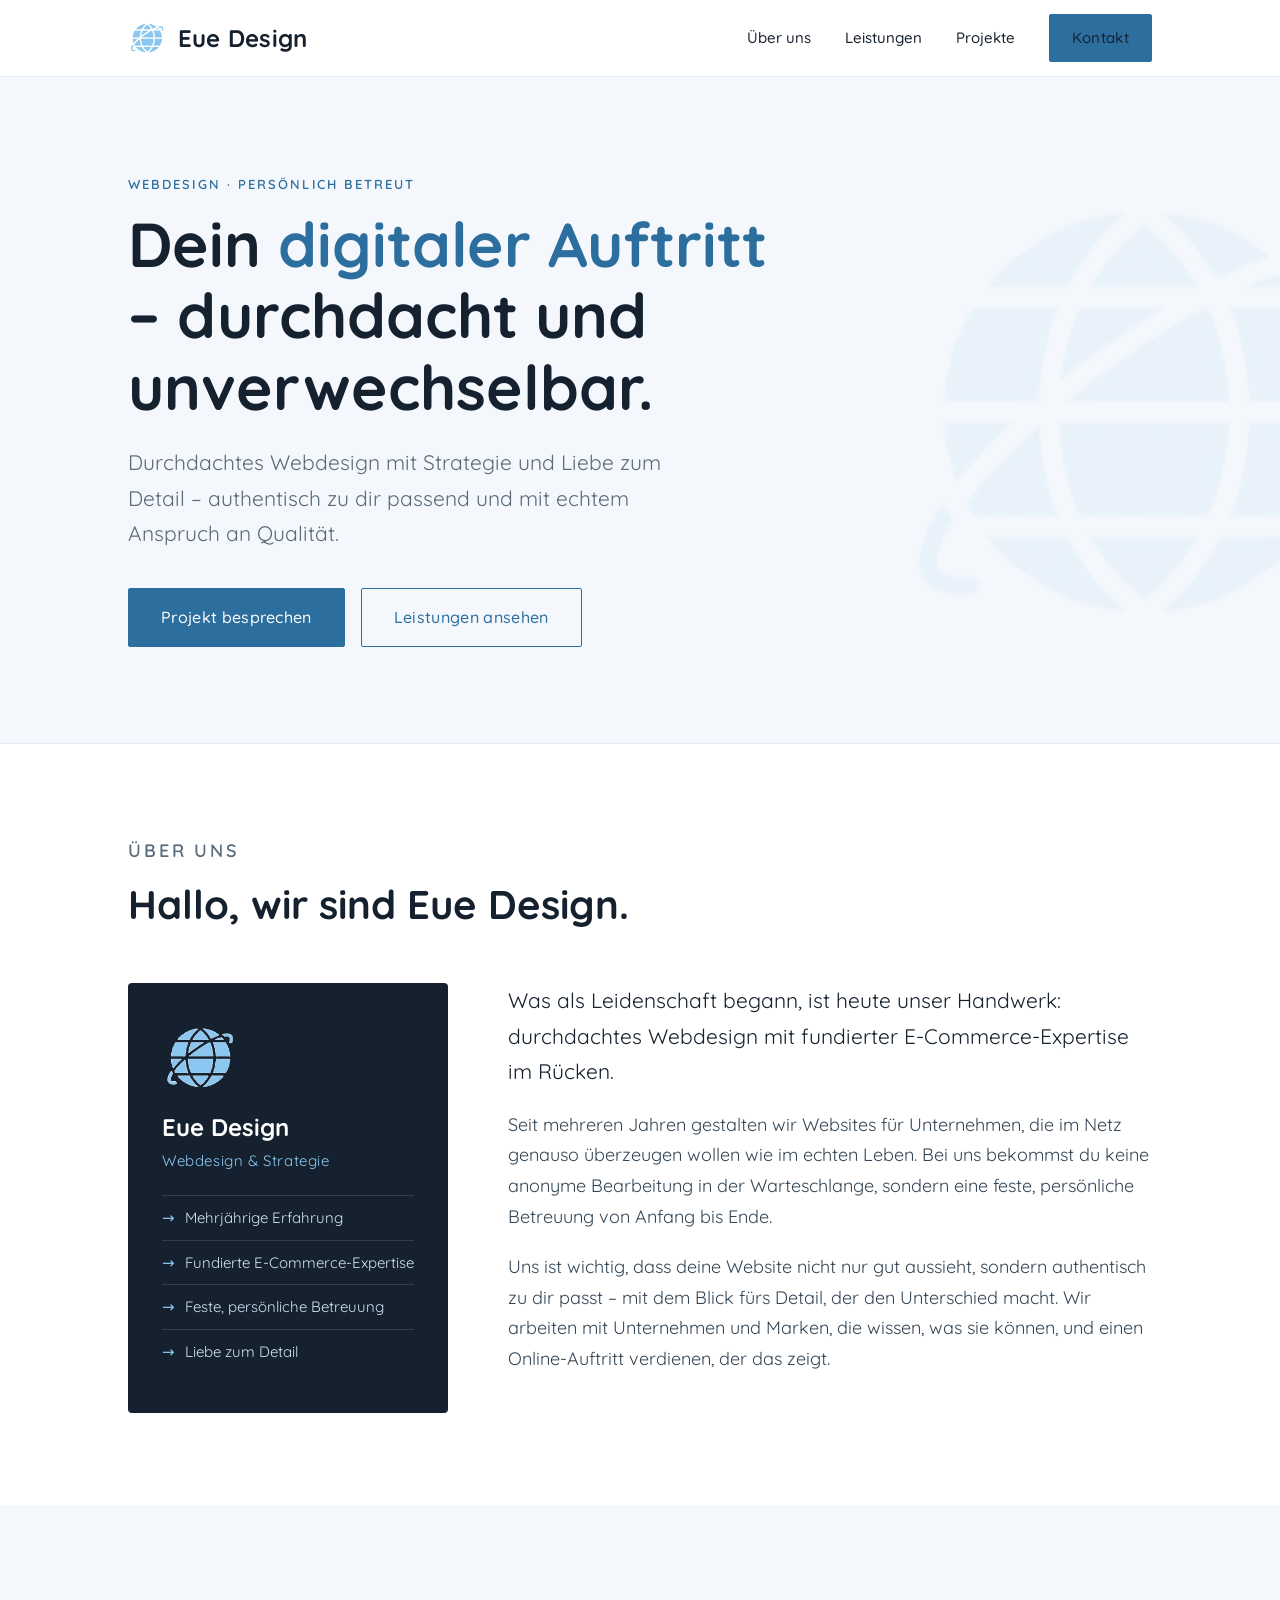
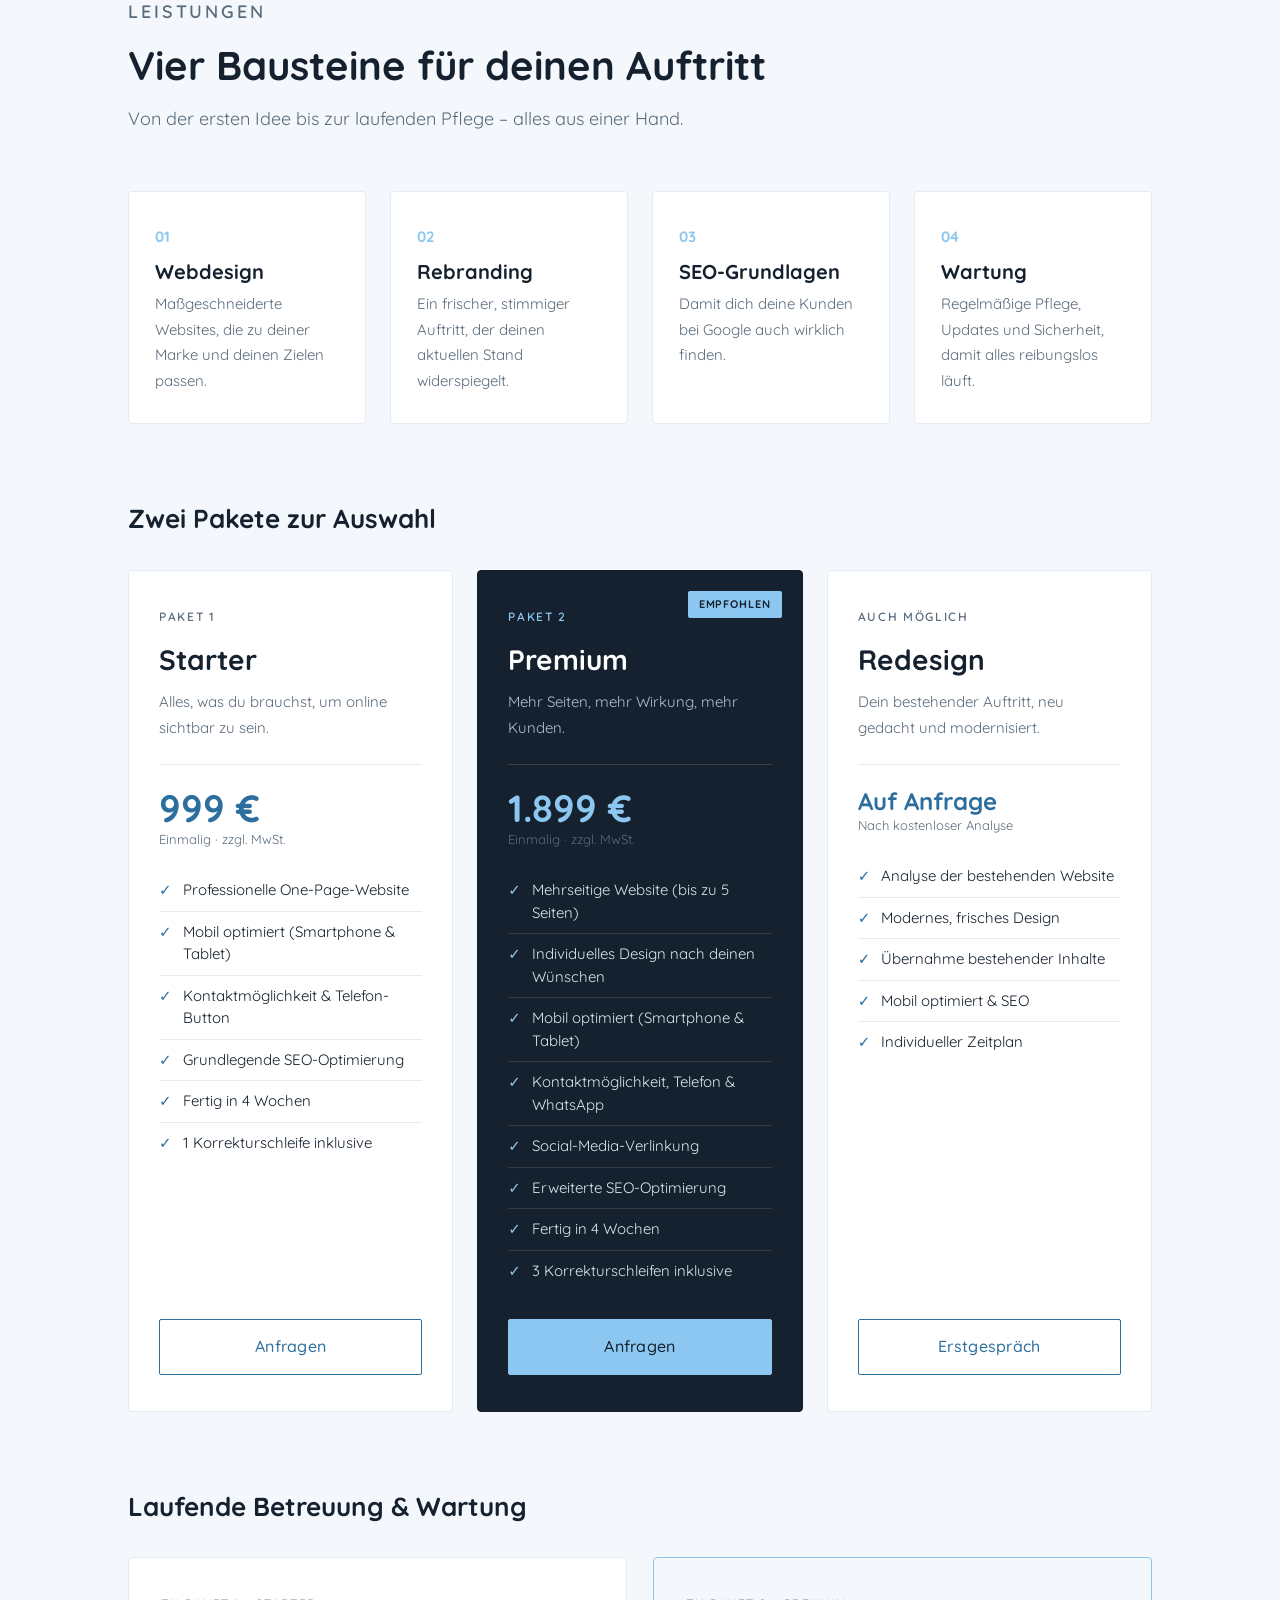
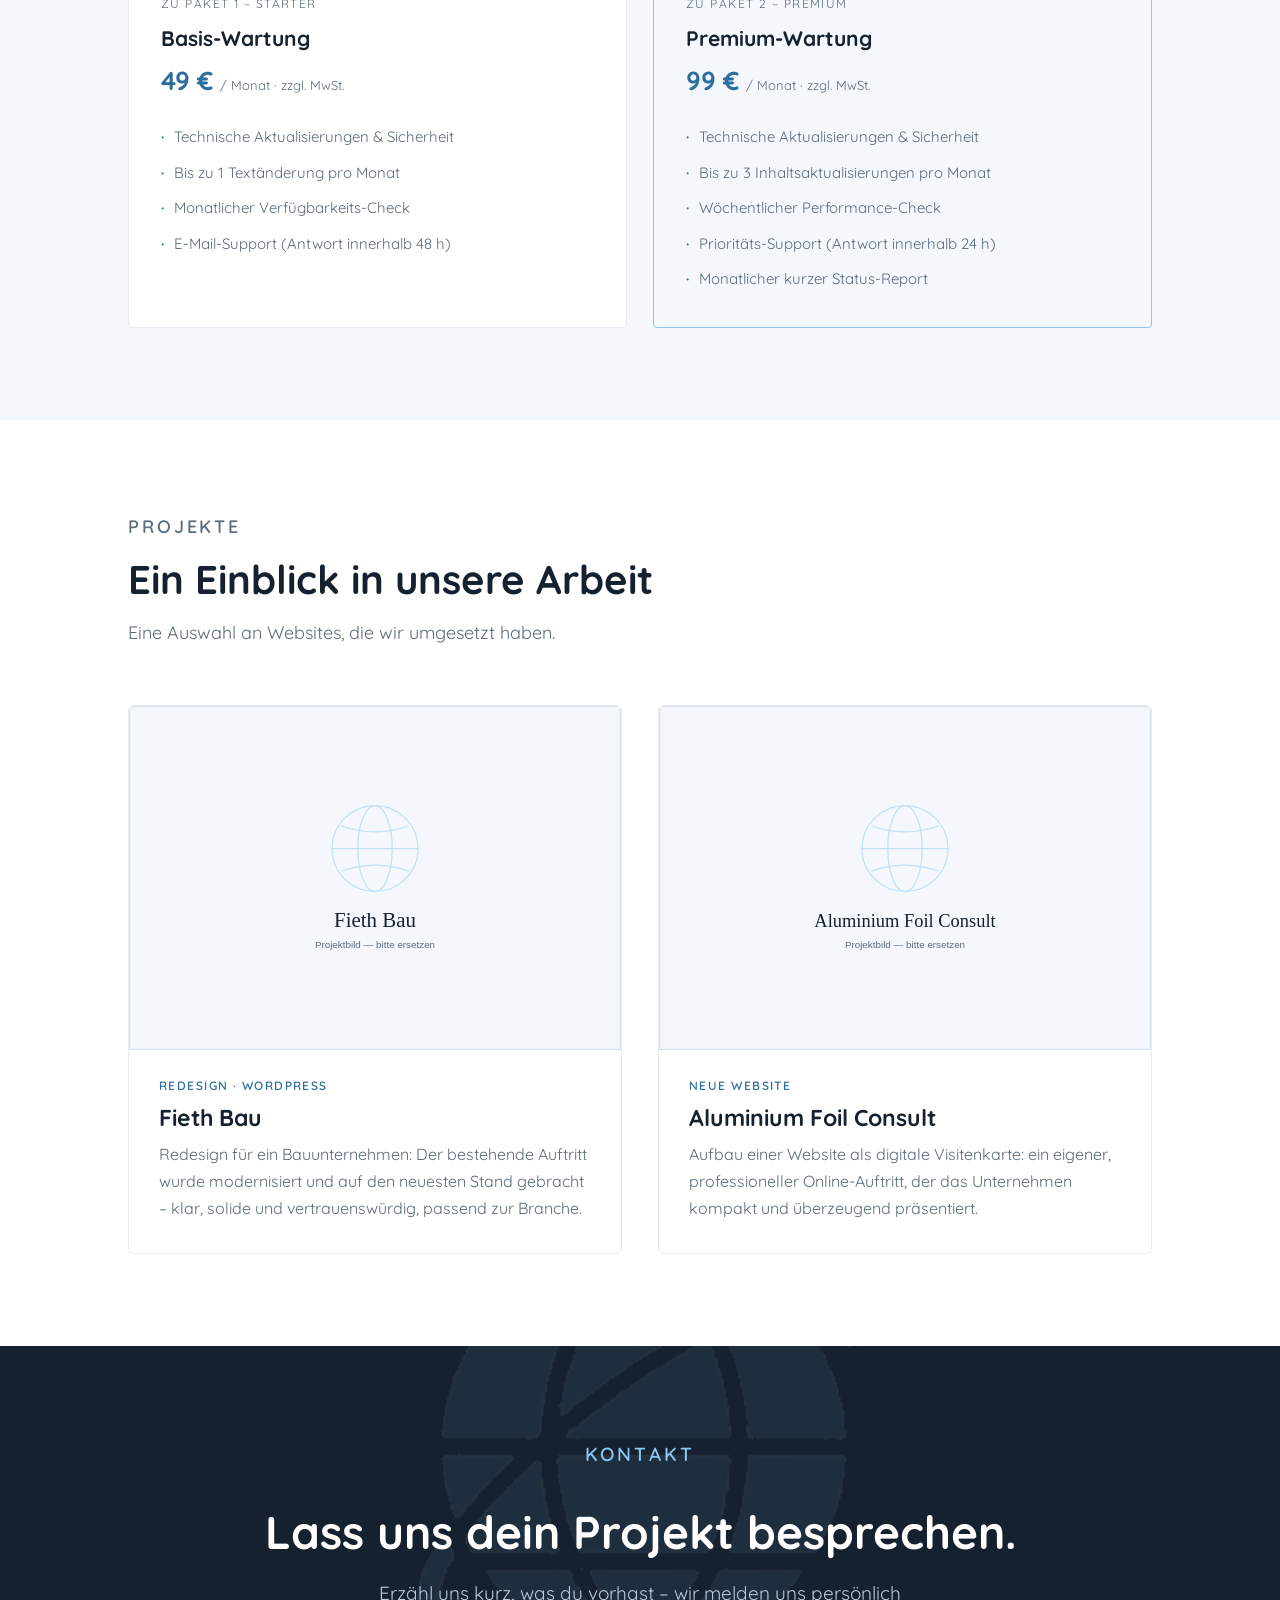
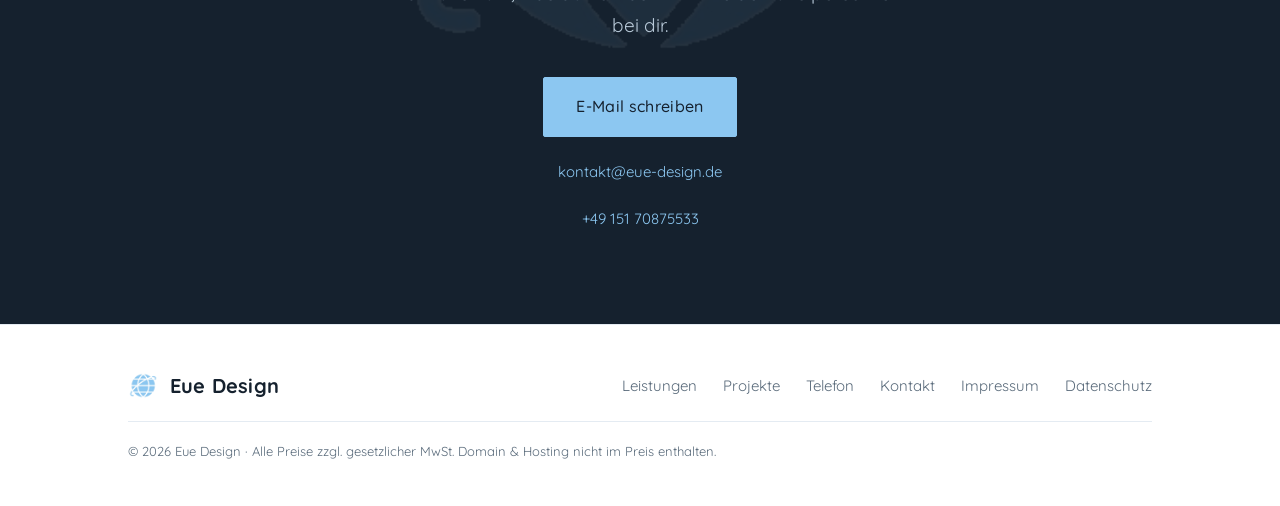
<file: index (1).html>
<!DOCTYPE html>
<html lang="de">
<head>
  <meta charset="UTF-8">
  <meta name="viewport" content="width=device-width, initial-scale=1.0">
  <title>Eue Design — Webdesign mit Strategie & Liebe zum Detail</title>
  <meta name="description" content="Eue Design: durchdachtes Webdesign mit Strategie und Liebe zum Detail. Starke, authentische Websites mit persönlicher Betreuung von Anfang bis Ende.">
  <link rel="icon" type="image/png" href="assets/favicon.png">
  <link rel="stylesheet" href="styles.css">
</head>
<body>

  <!-- HEADER -->
  <header class="site-header">
    <div class="wrap">
      <a class="logo" href="index.html" aria-label="Eue Design Startseite">
        <img src="assets/globe.png" alt="">
        <span class="wordmark">Eue Design</span>
      </a>
      <button class="nav-toggle" aria-label="Menü öffnen" aria-expanded="false">
        <svg width="26" height="26" viewBox="0 0 24 24" fill="none" stroke="currentColor" stroke-width="2"><line x1="3" y1="6" x2="21" y2="6"/><line x1="3" y1="12" x2="21" y2="12"/><line x1="3" y1="18" x2="21" y2="18"/></svg>
      </button>
      <nav class="nav" id="nav">
        <a href="#ueber-mich">Über uns</a>
        <a href="#leistungen">Leistungen</a>
        <a href="#projekte">Projekte</a>
        <a class="btn btn-primary" href="#kontakt">Kontakt</a>
      </nav>
    </div>
  </header>

  <!-- HERO -->
  <section class="hero" style="padding:0;">
    <div class="wrap">
      <div class="hero-inner">
        <p class="eyebrow">Webdesign · Persönlich betreut</p>
        <h1>Dein <span class="accent">digitaler Auftritt</span> – durchdacht und unverwechselbar.</h1>
        <p class="lead">Durchdachtes Webdesign mit Strategie und Liebe zum Detail – authentisch zu dir passend und mit echtem Anspruch an Qualität.</p>
        <div class="hero-actions">
          <a class="btn btn-primary" href="#kontakt">Projekt besprechen</a>
          <a class="btn btn-ghost" href="#leistungen">Leistungen ansehen</a>
        </div>
      </div>
    </div>
  </section>

  <!-- ÜBER MICH -->
  <section id="ueber-mich">
    <div class="wrap">
      <div class="section-head">
        <p class="eyebrow">Über uns</p>
        <h2>Hallo, wir sind Eue Design.</h2>
      </div>
      <div class="about-grid">
        <aside class="about-card">
          <img class="globe" src="assets/globe.png" alt="">
          <h3>Eue Design</h3>
          <p class="role">Webdesign &amp; Strategie</p>
          <ul>
            <li>Mehrjährige Erfahrung</li>
            <li>Fundierte E-Commerce-Expertise</li>
            <li>Feste, persönliche Betreuung</li>
            <li>Liebe zum Detail</li>
          </ul>
        </aside>
        <div class="about-text">
          <p>Was als Leidenschaft begann, ist heute unser Handwerk: durchdachtes Webdesign mit fundierter E-Commerce-Expertise im Rücken.</p>
          <p>Seit mehreren Jahren gestalten wir Websites für Unternehmen, die im Netz genauso überzeugen wollen wie im echten Leben. Bei uns bekommst du keine anonyme Bearbeitung in der Warteschlange, sondern eine feste, persönliche Betreuung von Anfang bis Ende.</p>
          <p>Uns ist wichtig, dass deine Website nicht nur gut aussieht, sondern authentisch zu dir passt – mit dem Blick fürs Detail, der den Unterschied macht. Wir arbeiten mit Unternehmen und Marken, die wissen, was sie können, und einen Online-Auftritt verdienen, der das zeigt.</p>
        </div>
      </div>
    </div>
  </section>

  <!-- LEISTUNGEN -->
  <section id="leistungen" class="alt">
    <div class="wrap">
      <div class="section-head">
        <p class="eyebrow">Leistungen</p>
        <h2>Vier Bausteine für deinen Auftritt</h2>
        <p>Von der ersten Idee bis zur laufenden Pflege – alles aus einer Hand.</p>
      </div>

      <div class="bausteine">
        <div class="baustein">
          <span class="num">01</span>
          <h3>Webdesign</h3>
          <p>Maßgeschneiderte Websites, die zu deiner Marke und deinen Zielen passen.</p>
        </div>
        <div class="baustein">
          <span class="num">02</span>
          <h3>Rebranding</h3>
          <p>Ein frischer, stimmiger Auftritt, der deinen aktuellen Stand widerspiegelt.</p>
        </div>
        <div class="baustein">
          <span class="num">03</span>
          <h3>SEO-Grundlagen</h3>
          <p>Damit dich deine Kunden bei Google auch wirklich finden.</p>
        </div>
        <div class="baustein">
          <span class="num">04</span>
          <h3>Wartung</h3>
          <p>Regelmäßige Pflege, Updates und Sicherheit, damit alles reibungslos läuft.</p>
        </div>
      </div>

      <div class="pakete-head">
        <h3>Zwei Pakete zur Auswahl</h3>
      </div>
      <div class="pakete">
        <!-- Starter -->
        <div class="paket">
          <span class="label">Paket 1</span>
          <span class="name">Starter</span>
          <p class="tagline">Alles, was du brauchst, um online sichtbar zu sein.</p>
          <div class="price">999 €<small>Einmalig · zzgl. MwSt.</small></div>
          <ul>
            <li>Professionelle One-Page-Website</li>
            <li>Mobil optimiert (Smartphone & Tablet)</li>
            <li>Kontaktmöglichkeit & Telefon-Button</li>
            <li>Grundlegende SEO-Optimierung</li>
            <li>Fertig in 4 Wochen</li>
            <li>1 Korrekturschleife inklusive</li>
          </ul>
          <a class="btn btn-ghost" href="#kontakt">Anfragen</a>
        </div>
        <!-- Premium -->
        <div class="paket featured">
          <span class="badge">Empfohlen</span>
          <span class="label">Paket 2</span>
          <span class="name">Premium</span>
          <p class="tagline">Mehr Seiten, mehr Wirkung, mehr Kunden.</p>
          <div class="price">1.899 €<small>Einmalig · zzgl. MwSt.</small></div>
          <ul>
            <li>Mehrseitige Website (bis zu 5 Seiten)</li>
            <li>Individuelles Design nach deinen Wünschen</li>
            <li>Mobil optimiert (Smartphone & Tablet)</li>
            <li>Kontaktmöglichkeit, Telefon & WhatsApp</li>
            <li>Social-Media-Verlinkung</li>
            <li>Erweiterte SEO-Optimierung</li>
            <li>Fertig in 4 Wochen</li>
            <li>3 Korrekturschleifen inklusive</li>
          </ul>
          <a class="btn btn-primary" href="#kontakt" style="background:var(--sky);color:var(--ink);border-color:var(--sky);">Anfragen</a>
        </div>
        <!-- Redesign dezent -->
        <div class="paket">
          <span class="label">Auch möglich</span>
          <span class="name">Redesign</span>
          <p class="tagline">Dein bestehender Auftritt, neu gedacht und modernisiert.</p>
          <div class="price" style="font-size:24px;">Auf Anfrage<small>Nach kostenloser Analyse</small></div>
          <ul>
            <li>Analyse der bestehenden Website</li>
            <li>Modernes, frisches Design</li>
            <li>Übernahme bestehender Inhalte</li>
            <li>Mobil optimiert & SEO</li>
            <li>Individueller Zeitplan</li>
          </ul>
          <a class="btn btn-ghost" href="#kontakt">Erstgespräch</a>
        </div>
      </div>

      <!-- Wartung -->
      <div class="wartung">
        <div class="pakete-head">
          <h3>Laufende Betreuung &amp; Wartung</h3>
        </div>
        <div class="wartung-grid">
          <div class="wartung-card">
            <span class="for">Zu Paket 1 – Starter</span>
            <div class="name">Basis-Wartung</div>
            <div class="price">49 € <small>/ Monat · zzgl. MwSt.</small></div>
            <ul>
              <li>Technische Aktualisierungen &amp; Sicherheit</li>
              <li>Bis zu 1 Textänderung pro Monat</li>
              <li>Monatlicher Verfügbarkeits-Check</li>
              <li>E-Mail-Support (Antwort innerhalb 48 h)</li>
            </ul>
          </div>
          <div class="wartung-card plus">
            <span class="for">Zu Paket 2 – Premium</span>
            <div class="name">Premium-Wartung</div>
            <div class="price">99 € <small>/ Monat · zzgl. MwSt.</small></div>
            <ul>
              <li>Technische Aktualisierungen &amp; Sicherheit</li>
              <li>Bis zu 3 Inhaltsaktualisierungen pro Monat</li>
              <li>Wöchentlicher Performance-Check</li>
              <li>Prioritäts-Support (Antwort innerhalb 24 h)</li>
              <li>Monatlicher kurzer Status-Report</li>
            </ul>
          </div>
        </div>
      </div>
    </div>
  </section>

  <!-- PROJEKTE -->
  <section id="projekte">
    <div class="wrap">
      <div class="section-head">
        <p class="eyebrow">Projekte</p>
        <h2>Ein Einblick in unsere Arbeit</h2>
        <p>Eine Auswahl an Websites, die wir umgesetzt haben.</p>
      </div>
      <div class="projekte-grid">
        <article class="projekt">
          <div class="thumb"><img src="assets/projekt-fieth-bau.svg" alt="Projektvorschau Fieth Bau"></div>
          <div class="body">
            <span class="kind">Redesign · WordPress</span>
            <h3>Fieth Bau</h3>
            <p>Redesign für ein Bauunternehmen: Der bestehende Auftritt wurde modernisiert und auf den neuesten Stand gebracht – klar, solide und vertrauenswürdig, passend zur Branche.</p>
          </div>
        </article>
        <article class="projekt">
          <div class="thumb"><img src="assets/projekt-aluminium-foil-consult.svg" alt="Projektvorschau Aluminium Foil Consult"></div>
          <div class="body">
            <span class="kind">Neue Website</span>
            <h3>Aluminium Foil Consult</h3>
            <p>Aufbau einer Website als digitale Visitenkarte: ein eigener, professioneller Online-Auftritt, der das Unternehmen kompakt und überzeugend präsentiert.</p>
          </div>
        </article>
      </div>
    </div>
  </section>

  <!-- KONTAKT CTA -->
  <section id="kontakt" class="cta">
    <div class="wrap">
      <p class="eyebrow" style="color:var(--sky);">Kontakt</p>
      <h2>Lass uns dein Projekt besprechen.</h2>
      <p>Erzähl uns kurz, was du vorhast – wir melden uns persönlich bei dir.</p>
      <a class="btn btn-primary" href="mailto:kontakt@eue-design.de?subject=Projektanfrage%20%C3%BCber%20eue-design.de">E-Mail schreiben</a>
      <a class="mail" href="mailto:kontakt@eue-design.de">kontakt@eue-design.de</a>
      <a class="mail" href="tel:+4915170875533">+49 151 70875533</a>
    </div>
  </section>

  <!-- FOOTER -->
  <footer class="site-footer">
    <div class="wrap">
      <a class="logo" href="index.html">
        <img src="assets/globe.png" alt="" style="width:30px;">
        <span class="wordmark">Eue Design</span>
      </a>
      <nav class="footer-links">
        <a href="#leistungen">Leistungen</a>
        <a href="#projekte">Projekte</a>
        <a href="tel:+4915170875533">Telefon</a>
        <a href="mailto:kontakt@eue-design.de">Kontakt</a>
        <a href="impressum.html">Impressum</a>
        <a href="datenschutz.html">Datenschutz</a>
      </nav>
      <div class="footer-copy">
        © <span id="jahr"></span> Eue Design · Alle Preise zzgl. gesetzlicher MwSt. Domain &amp; Hosting nicht im Preis enthalten.
      </div>
    </div>
  </footer>

  <script>
    document.getElementById('jahr').textContent = new Date().getFullYear();
    var t = document.querySelector('.nav-toggle');
    var n = document.getElementById('nav');
    t.addEventListener('click', function () {
      var open = n.classList.toggle('open');
      t.setAttribute('aria-expanded', open ? 'true' : 'false');
    });
    n.querySelectorAll('a').forEach(function (a) {
      a.addEventListener('click', function () { n.classList.remove('open'); t.setAttribute('aria-expanded','false'); });
    });
  </script>
</body>
</html>
</file>
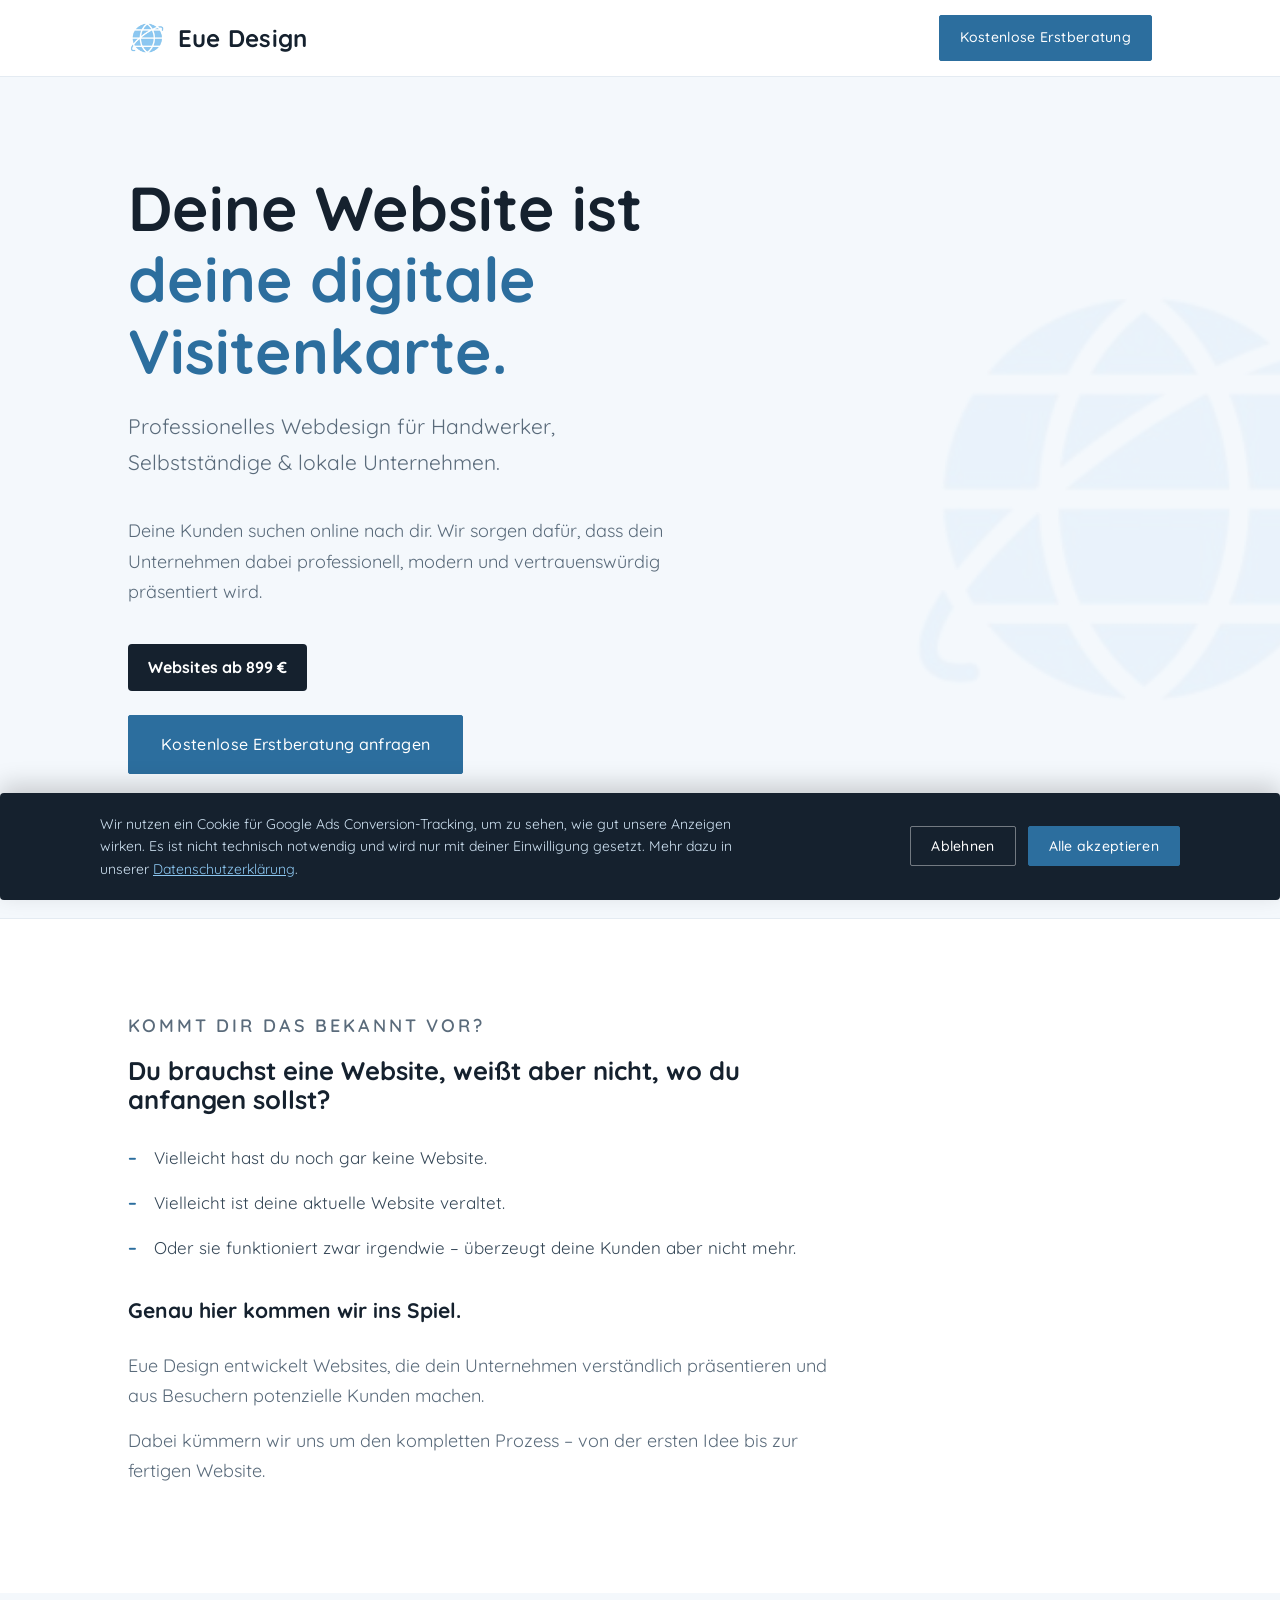
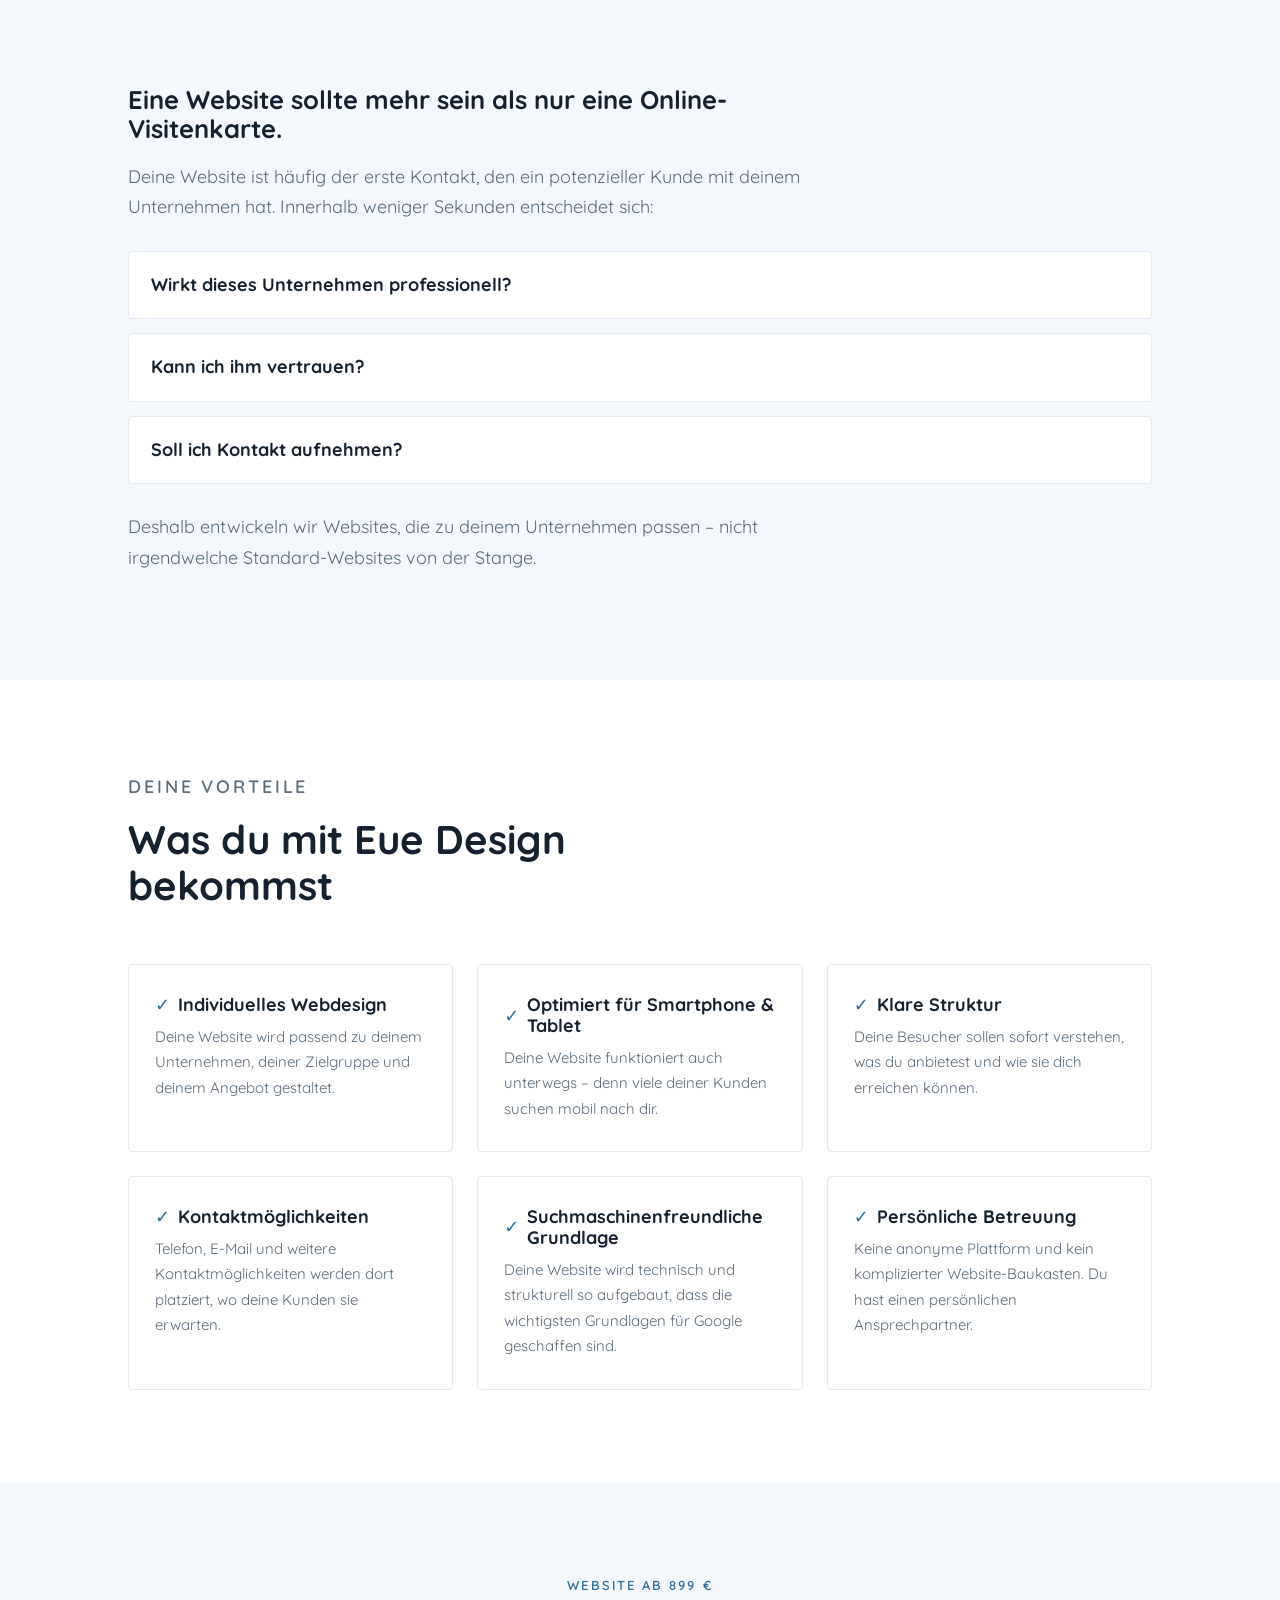
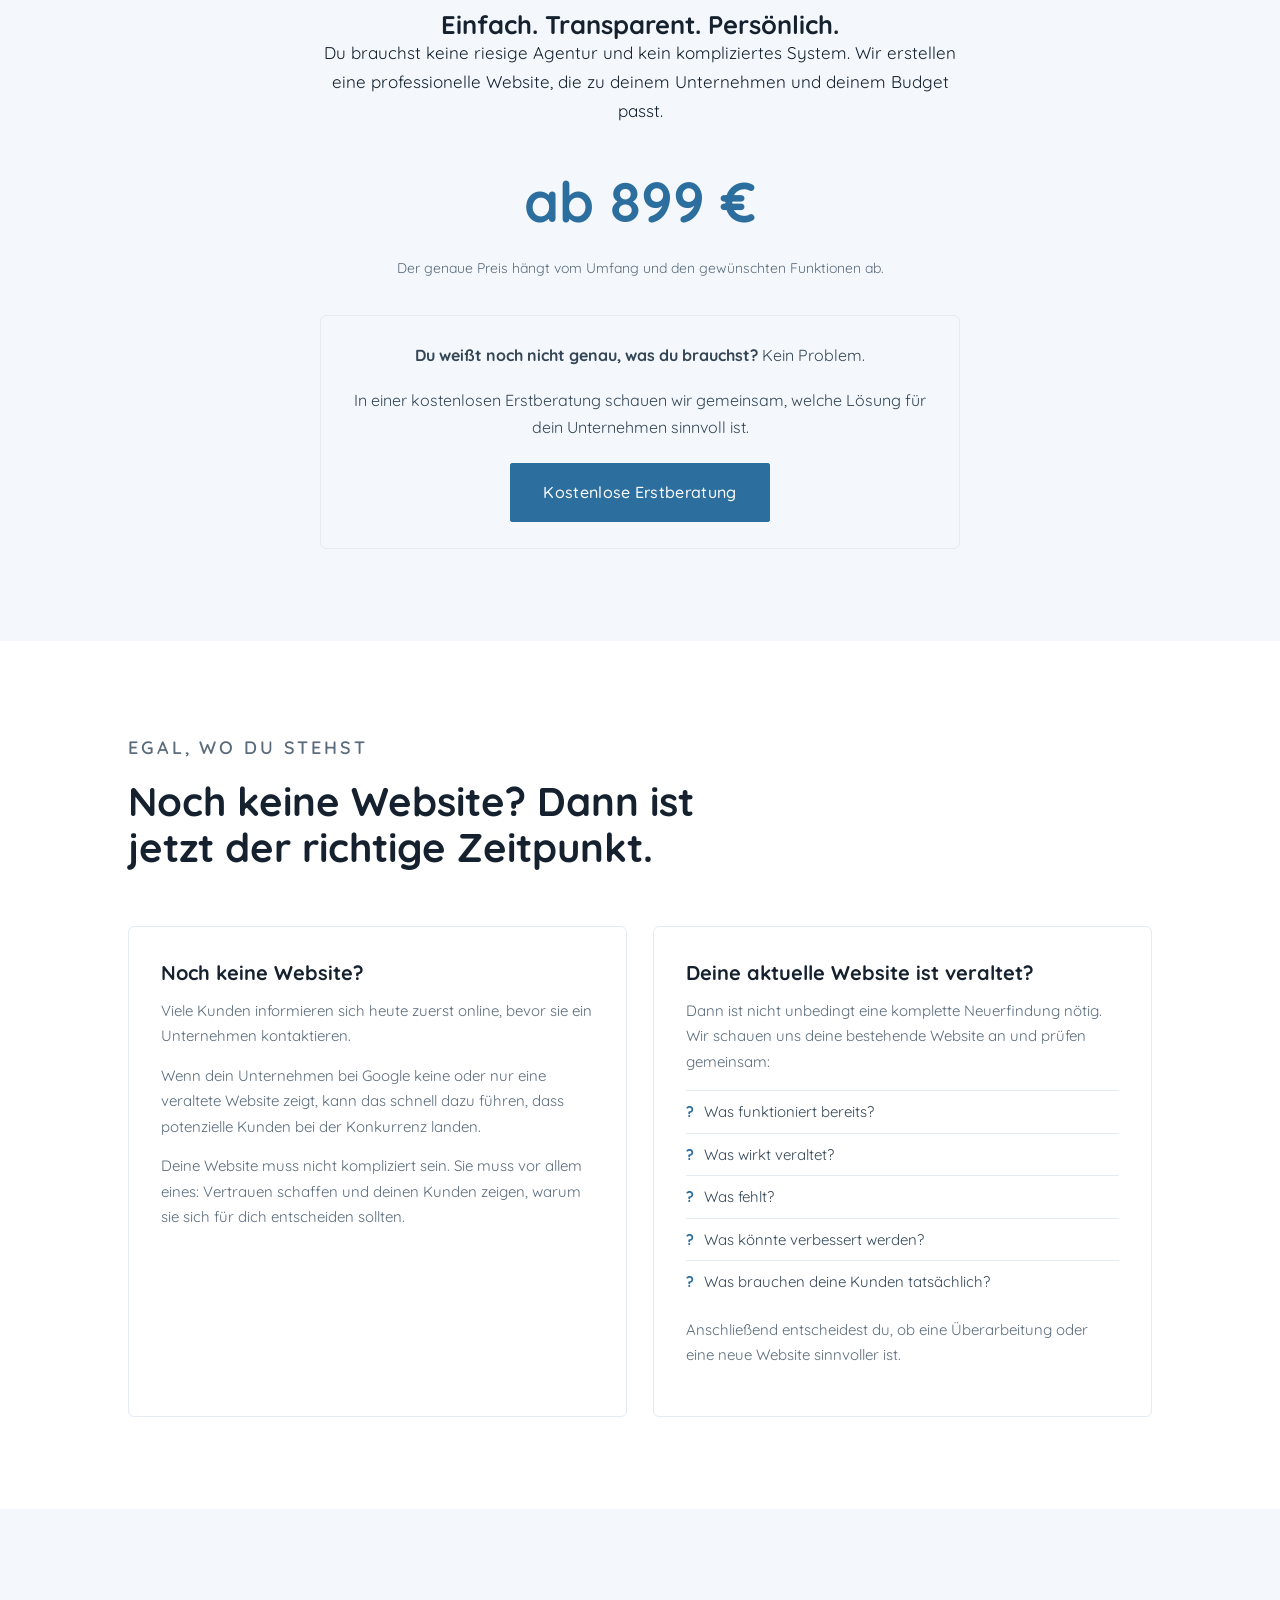
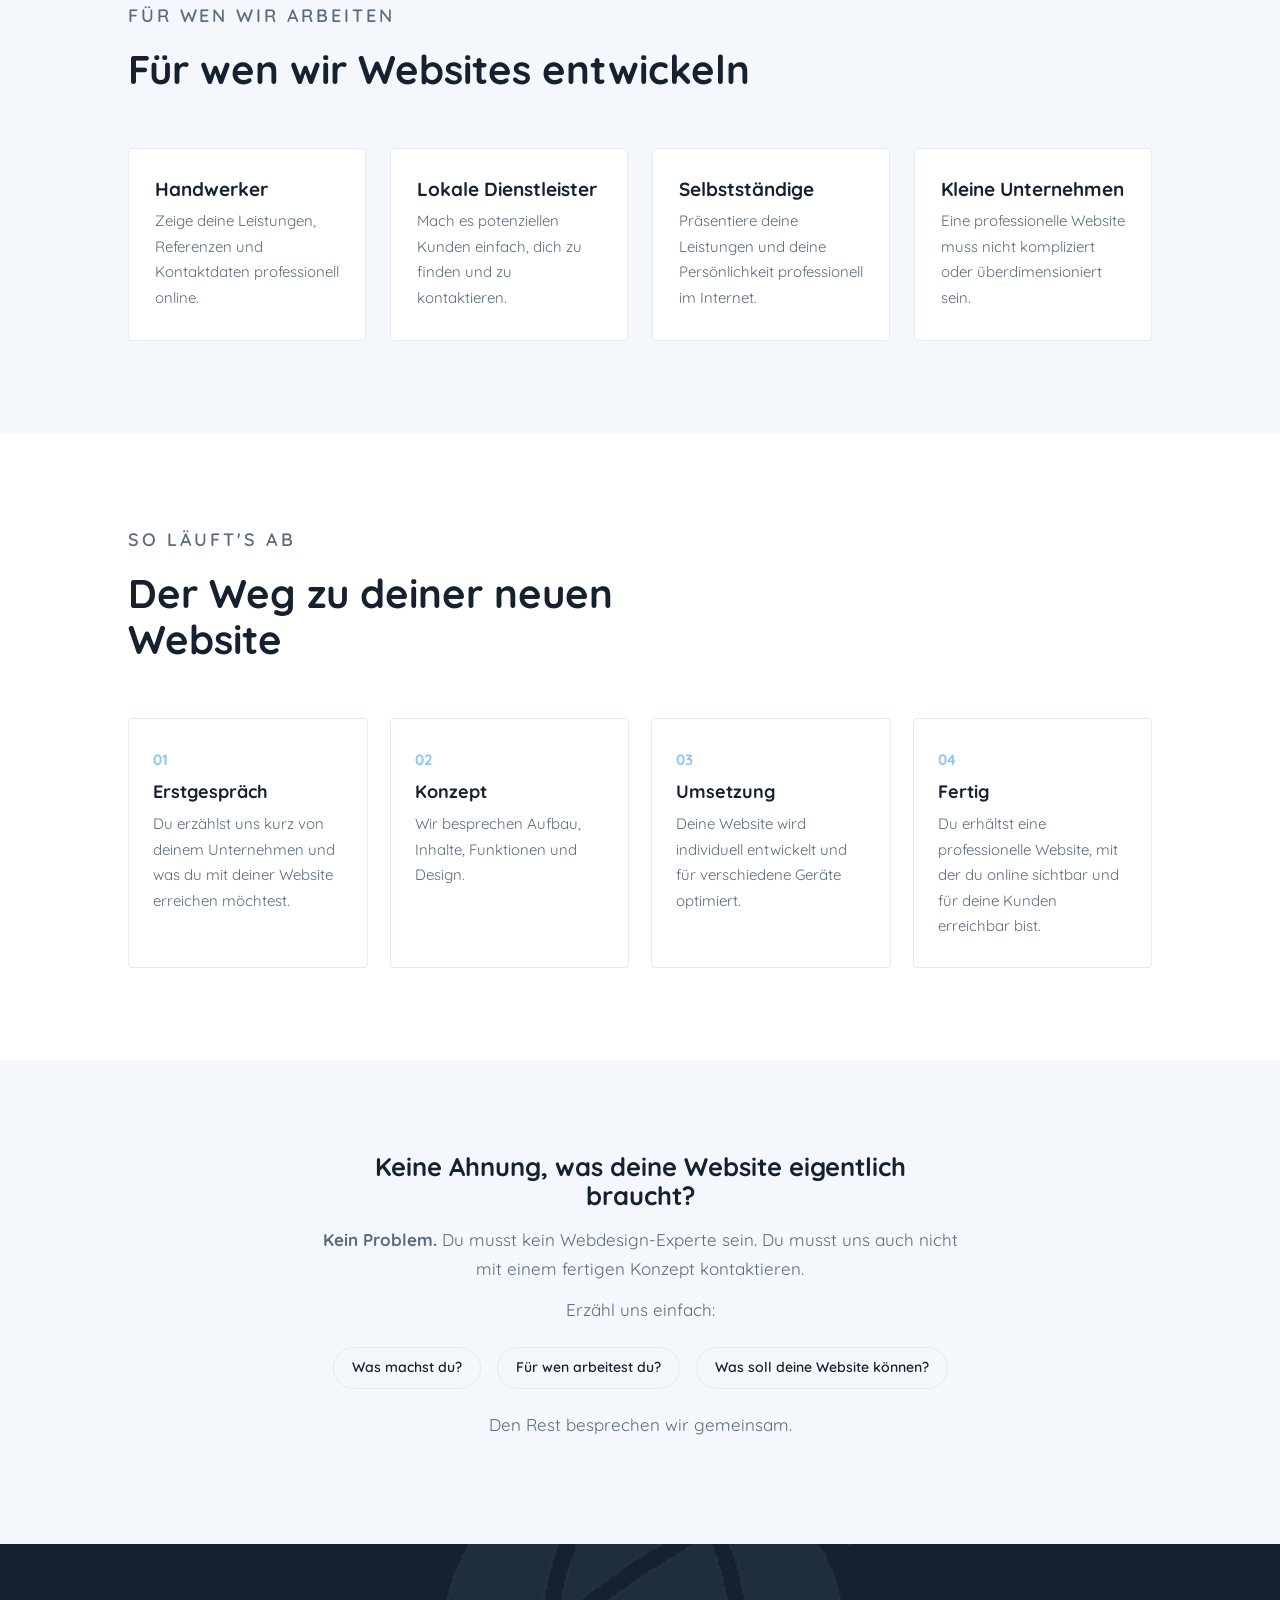
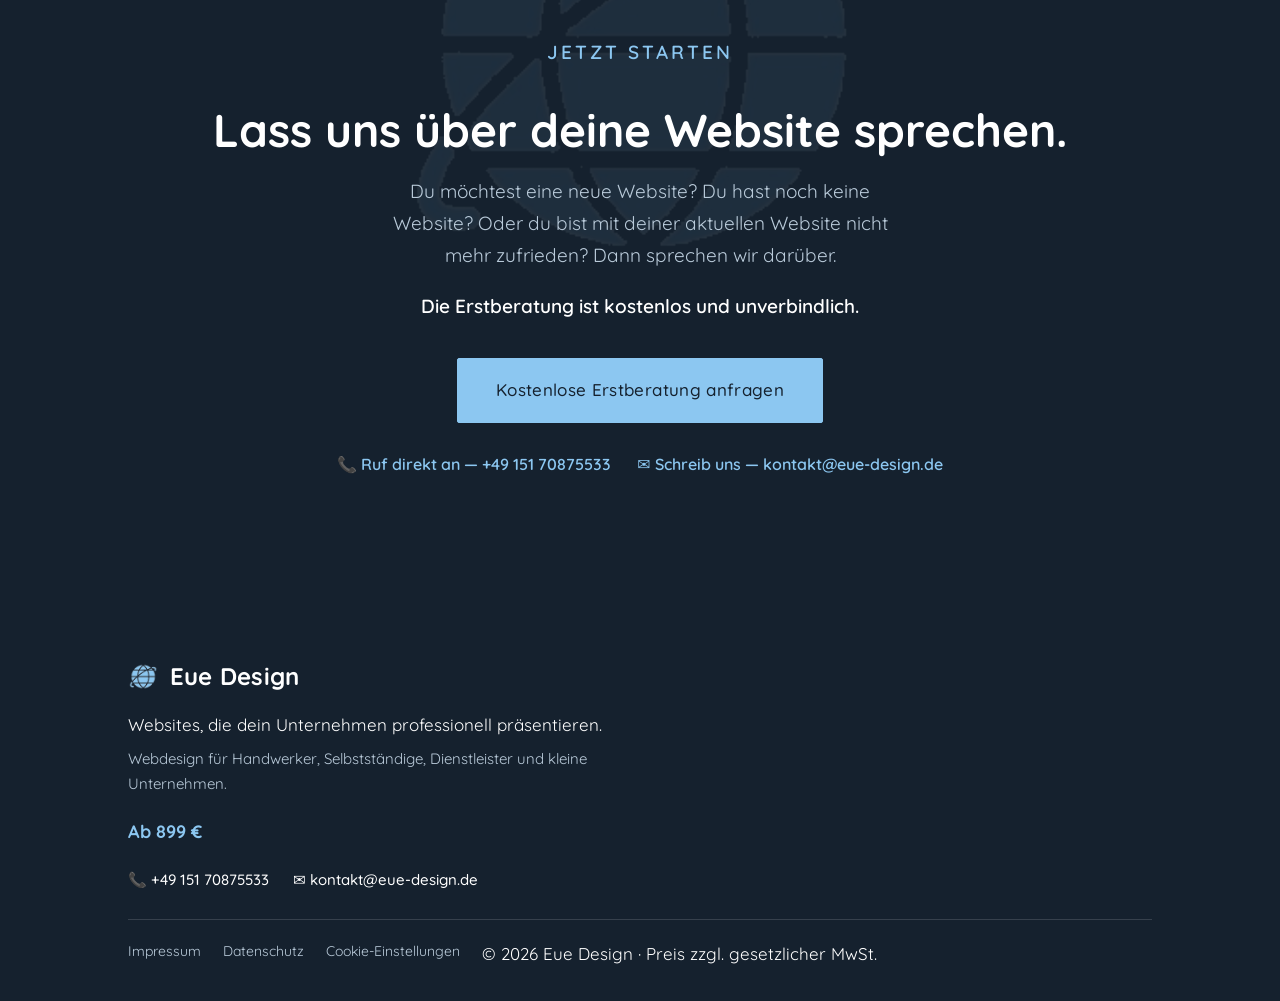
<file: website-erstellen.html>
<!DOCTYPE html>
<html lang="de">
<head>
<meta charset="UTF-8">
<meta name="viewport" content="width=device-width, initial-scale=1.0">
<title>Deine Website ist deine digitale Visitenkarte — Eue Design</title>
<meta name="description" content="Professionelles Webdesign für Handwerker, Selbstständige & lokale Unternehmen. Websites ab 899 €. Jetzt kostenlose Erstberatung anfragen.">
<meta name="robots" content="index, follow">
<link rel="icon" type="image/png" href="[data-uri]">

<!-- ============================================================
     GOOGLE ADS CONVERSION TRACKING — Consent Mode v2: Standard
     verweigert, bis eine Einwilligung (Cookie-Banner) vorliegt.
     Die Basis-Tag-ID ist aktiv (AW-18000222851). Für einzelne Conversion-
     Events (Klick auf Erstberatung/Anruf/E-Mail) fehlt noch das
     Conversion-Label aus Google Ads > Tools & Einstellungen >
     Conversions > deine Aktion > "Tag selbst installieren" — dann
     unten im Script "AW-XXXXXXXXX/XXXXXXXXXXXX" ersetzen.
     ============================================================ -->
<script>
  window.dataLayer = window.dataLayer || [];
  function gtag(){dataLayer.push(arguments);}
  gtag('consent', 'default', {
    'ad_storage': 'denied',
    'ad_user_data': 'denied',
    'ad_personalization': 'denied',
    'analytics_storage': 'denied',
    'wait_for_update': 500
  });
</script>
<script src="consent.js" defer></script>

<style>
/* =========================================================
   Eue Design — Stylesheet
   Farbpalette aus dem Logo abgeleitet.
   Keine externen Schriften/Anfragen (datenschutzfreundlich).
   ========================================================= */

/* --- Schrift: Quicksand (selbst-gehostet, datenschutzkonform) ---
   Die drei Schriftdateien gehören in /assets/fonts/.
   Falls sie noch fehlen, greift automatisch eine ähnliche
   Ersatzschrift – siehe Anleitung in assets/fonts/ANLEITUNG.txt.
----------------------------------------------------------------- */
@font-face {
  font-family: 'Quicksand';
  src: url([data-uri]) format('woff2');
  font-weight: 400;
  font-style: normal;
  font-display: swap;
}
@font-face {
  font-family: 'Quicksand';
  src: url([data-uri]) format('woff2');
  font-weight: 500;
  font-style: normal;
  font-display: swap;
}
@font-face {
  font-family: 'Quicksand';
  src: url([data-uri]) format('woff2');
  font-weight: 600;
  font-style: normal;
  font-display: swap;
}
@font-face {
  font-family: 'Quicksand';
  src: url([data-uri]) format('woff2');
  font-weight: 700;
  font-style: normal;
  font-display: swap;
}

:root {
  --ink:      #15212E;   /* Marineblau — Text & Überschriften */
  --accent:   #2C6E9E;   /* Tiefblau — Buttons, Links */
  --accent-d: #21567c;   /* Tiefblau dunkler — Hover */
  --sky:      #8CC7F1;   /* Logo-Blau — Akzente, Highlights */
  --soft:     #F4F8FC;   /* Soft-Blau — Flächen */
  --paper:    #FFFFFF;
  --muted:    #5A6B7B;   /* gedämpfter Text */
  --divider:  #E4EBF2;

  /* Eine Schrift für alles – abgeleitet vom Logo.
     Fallback (Trebuchet/Segoe) wirkt, bis die Quicksand-Dateien da sind. */
  --font-display: 'Quicksand', 'Trebuchet MS', 'Segoe UI', system-ui, sans-serif;
  --font-body:    'Quicksand', 'Trebuchet MS', 'Segoe UI', system-ui, sans-serif;

  --maxw: 1080px;
}

*, *::before, *::after { box-sizing: border-box; margin: 0; padding: 0; }

html { scroll-behavior: smooth; }

body {
  background: var(--paper);
  color: var(--ink);
  font-family: var(--font-body);
  font-size: 17px;
  line-height: 1.7;
  -webkit-font-smoothing: antialiased;
}

h1, h2, h3 { font-family: var(--font-display); font-weight: 700; line-height: 1.15; }

a { color: var(--accent); text-decoration: none; }
a:hover { color: var(--accent-d); }

img, svg { max-width: 100%; display: block; }

.wrap { max-width: var(--maxw); margin: 0 auto; padding: 0 28px; }

.eyebrow {
  font-family: var(--font-body);
  font-size: 13px;
  letter-spacing: 0.16em;
  text-transform: uppercase;
  color: var(--accent);
  font-weight: 600;
  margin-bottom: 14px;
}

/* --- Buttons ------------------------------------------- */
.btn {
  display: inline-block;
  font-family: var(--font-body);
  font-size: 16px;
  font-weight: 500;
  letter-spacing: 0.02em;
  padding: 15px 32px;
  border-radius: 2px;
  border: 1.5px solid var(--accent);
  cursor: pointer;
  transition: background .2s, color .2s, border-color .2s;
}
.btn-primary { background: var(--accent); color: #fff; }
.btn-primary:hover { background: var(--accent-d); border-color: var(--accent-d); color: #fff; }
.btn-ghost { background: transparent; color: var(--accent); }
.btn-ghost:hover { background: var(--accent); color: #fff; }

/* --- Header / Nav -------------------------------------- */
.site-header {
  position: sticky;
  top: 0;
  z-index: 50;
  background: rgba(255,255,255,0.92);
  backdrop-filter: saturate(140%) blur(8px);
  border-bottom: 1px solid var(--divider);
}
.site-header .wrap {
  display: flex;
  align-items: center;
  justify-content: space-between;
  height: 76px;
}
.logo {
  display: flex;
  align-items: center;
  gap: 12px;
  color: var(--ink);
}
.logo img { width: 38px; height: auto; }
.logo .wordmark {
  font-family: var(--font-display);
  font-size: 24px;
  font-weight: 700;
  letter-spacing: 0.01em;
}
.nav { display: flex; align-items: center; gap: 34px; }
.nav a {
  color: var(--ink);
  font-size: 15px;
  font-weight: 500;
  position: relative;
}
.nav a::after {
  content: '';
  position: absolute; left: 0; bottom: -6px;
  width: 0; height: 2px; background: var(--sky);
  transition: width .25s;
}
.nav a:hover::after { width: 100%; }
.nav .btn { padding: 10px 22px; font-size: 15px; }
.nav-toggle { display: none; background: none; border: none; cursor: pointer; color: var(--ink); }

/* --- Hero ---------------------------------------------- */
.hero {
  position: relative;
  overflow: hidden;
  background: var(--soft);
  border-bottom: 1px solid var(--divider);
}
.hero::after {           /* leiser Globus-Akzent */
  content: '';
  position: absolute;
  right: -120px; top: 50%;
  transform: translateY(-50%);
  width: 520px; height: 520px;
  background: url('assets/globe.png') no-repeat center / contain;
  opacity: 0.10;
  pointer-events: none;
}
.hero .wrap { padding-top: 96px; padding-bottom: 96px; position: relative; z-index: 1; }
.hero-inner { max-width: 680px; }
.hero h1 {
  font-size: clamp(40px, 6vw, 62px);
  margin-bottom: 22px;
}
.hero h1 .accent { color: var(--accent); }
.hero .lead {
  font-size: 21px;
  color: var(--muted);
  margin-bottom: 36px;
  max-width: 560px;
}
.hero-actions { display: flex; gap: 16px; flex-wrap: wrap; }

/* --- Section base -------------------------------------- */
section { padding: 92px 0; }
.section-head { max-width: 640px; margin-bottom: 56px; }
.section-head h2 { font-size: clamp(30px, 4vw, 40px); margin-bottom: 16px; }
.section-head p { color: var(--muted); font-size: 18px; }
.alt { background: var(--soft); }

/* --- Über mich ----------------------------------------- */
.about-grid {
  display: grid;
  grid-template-columns: 320px 1fr;
  gap: 60px;
  align-items: start;
}
.about-card {
  background: var(--ink);
  color: #fff;
  border-radius: 4px;
  padding: 40px 34px;
}
.about-card .globe {
  width: 76px; margin-bottom: 22px;
}
.about-card h3 {
  color: #fff; font-size: 24px; margin-bottom: 6px;
}
.about-card .role {
  color: var(--sky); font-size: 15px;
  letter-spacing: 0.04em; margin-bottom: 22px;
}
.about-card ul { list-style: none; }
.about-card li {
  padding: 9px 0;
  border-top: 1px solid rgba(255,255,255,0.12);
  font-size: 15px; color: #cfe2f2;
  display: flex; gap: 10px;
}
.about-card li::before { content: '→'; color: var(--sky); }
.about-text p { margin-bottom: 20px; color: #344656; font-size: 18px; }
.about-text p:first-child { font-size: 21px; color: var(--ink); }

/* --- Leistungen (Bausteine) ---------------------------- */
.bausteine {
  display: grid;
  grid-template-columns: repeat(4, 1fr);
  gap: 24px;
  margin-bottom: 80px;
}
.baustein {
  background: var(--paper);
  border: 1px solid var(--divider);
  border-radius: 4px;
  padding: 30px 26px;
  transition: transform .2s, box-shadow .2s, border-color .2s;
}
.baustein:hover {
  transform: translateY(-4px);
  border-color: var(--sky);
  box-shadow: 0 14px 30px rgba(21,33,46,0.07);
}
.baustein .num {
  font-family: var(--font-display);
  font-size: 15px; color: var(--sky); font-weight: 700;
}
.baustein h3 { font-size: 20px; margin: 10px 0 8px; }
.baustein p { font-size: 15px; color: var(--muted); }

/* --- Pakete -------------------------------------------- */
.pakete-head { margin-bottom: 36px; }
.pakete-head h3 { font-size: 26px; }
.pakete {
  display: grid;
  grid-template-columns: repeat(3, 1fr);
  gap: 26px;
  align-items: stretch;
}
.paket {
  border: 1px solid var(--divider);
  border-radius: 4px;
  padding: 38px 32px;
  background: var(--paper);
  display: flex; flex-direction: column;
}
.paket .label {
  font-size: 12px; letter-spacing: 0.14em; text-transform: uppercase;
  color: var(--muted); font-weight: 600; margin-bottom: 8px;
}
.paket .name { font-family: var(--font-display); font-size: 28px; font-weight: 700; }
.paket .tagline {
  color: var(--muted); font-size: 15px;
  padding-bottom: 24px; margin: 6px 0 24px;
  border-bottom: 1px solid var(--divider);
}
.paket .price {
  font-family: var(--font-display);
  font-size: 40px; font-weight: 700; color: var(--accent);
  line-height: 1;
}
.paket .price small { display:block; font-family: var(--font-body); font-size: 13px; font-weight: 400; color: var(--muted); margin-top: 6px; }
.paket ul { list-style: none; margin: 26px 0 30px; flex-grow: 1; }
.paket li {
  font-size: 15px; padding: 9px 0;
  border-bottom: 1px solid var(--divider);
  display: flex; gap: 11px; align-items: flex-start;
}
.paket li:last-child { border-bottom: none; }
.paket li::before { content: '✓'; color: var(--accent); font-weight: 700; flex-shrink: 0; }
.paket.featured {
  background: var(--ink);
  border-color: var(--ink);
  color: #fff;
  position: relative;
}
.paket.featured .name { color: #fff; }
.paket.featured .label { color: var(--sky); }
.paket.featured .tagline { color: #aebfcf; border-color: rgba(255,255,255,0.14); }
.paket.featured .price { color: var(--sky); }
.paket.featured li { border-color: rgba(255,255,255,0.12); color: #d8e6f2; }
.paket.featured li::before { color: var(--sky); }
.badge {
  position: absolute; top: 24px; right: 24px;
  background: var(--sky); color: var(--ink);
  font-size: 11px; font-weight: 700; letter-spacing: 0.08em;
  text-transform: uppercase; padding: 4px 11px; border-radius: 2px;
}

/* Redesign dezent */
.redesign-note {
  margin-top: 30px;
  border: 1px dashed var(--divider);
  border-radius: 4px;
  padding: 22px 26px;
  background: var(--paper);
  display: flex; flex-wrap: wrap; gap: 8px 18px; align-items: baseline;
}
.redesign-note .name { font-family: var(--font-display); font-size: 19px; font-weight: 700; }
.redesign-note p { color: var(--muted); font-size: 15px; flex: 1 1 320px; }
.redesign-note .price { color: var(--accent); font-weight: 600; }

/* --- Wartung ------------------------------------------- */
.wartung { margin-top: 80px; }
.wartung-grid {
  display: grid; grid-template-columns: repeat(2, 1fr); gap: 26px;
}
.wartung-card {
  border: 1px solid var(--divider); border-radius: 4px;
  padding: 30px 32px; background: var(--paper);
}
.wartung-card.plus { background: var(--soft); border-color: var(--sky); }
.wartung-card .for { font-size: 12px; letter-spacing: 0.12em; text-transform: uppercase; color: var(--muted); }
.wartung-card .name { font-family: var(--font-display); font-size: 21px; font-weight: 700; margin: 4px 0 2px; }
.wartung-card .price { font-family: var(--font-display); font-size: 26px; font-weight: 700; color: var(--accent); margin-bottom: 16px; }
.wartung-card .price small { font-family: var(--font-body); font-size: 13px; font-weight: 400; color: var(--muted); }
.wartung-card ul { list-style: none; }
.wartung-card li { font-size: 15px; color: var(--muted); padding: 5px 0; display: flex; gap: 10px; }
.wartung-card li::before { content: '·'; color: var(--accent); font-weight: 700; }

/* --- Projekte ------------------------------------------ */
.projekte-grid { display: grid; grid-template-columns: repeat(2, 1fr); gap: 36px; }
.projekt {
  border: 1px solid var(--divider); border-radius: 6px; overflow: hidden;
  background: var(--paper); transition: box-shadow .2s, transform .2s;
}
.projekt:hover { transform: translateY(-4px); box-shadow: 0 18px 40px rgba(21,33,46,0.09); }
.projekt .thumb { aspect-ratio: 800 / 560; background: var(--soft); }
.projekt .thumb img { width: 100%; height: 100%; object-fit: cover; }
.projekt .body { padding: 28px 30px 32px; }
.projekt .kind { font-size: 12px; letter-spacing: 0.12em; text-transform: uppercase; color: var(--accent); font-weight: 600; }
.projekt h3 { font-size: 23px; margin: 8px 0 10px; }
.projekt p { color: var(--muted); font-size: 16px; }

/* --- Kontakt CTA --------------------------------------- */
.cta {
  background: var(--ink);
  color: #fff;
  text-align: center;
  position: relative; overflow: hidden;
}
.cta::after {
  content: ''; position: absolute; left: 50%; top: -160px;
  transform: translateX(-50%);
  width: 520px; height: 520px;
  background: url('assets/globe.png') no-repeat center / contain;
  opacity: 0.08; pointer-events: none;
}
.cta .wrap { position: relative; z-index: 1; }
.cta h2 { color: #fff; font-size: clamp(32px, 5vw, 46px); margin-bottom: 18px; }
.cta p { color: #b9cad9; font-size: 19px; max-width: 540px; margin: 0 auto 36px; }
.cta .btn-primary { background: var(--sky); color: var(--ink); border-color: var(--sky); }
.cta .btn-primary:hover { background: #fff; border-color: #fff; }
.cta .mail { display: block; margin-top: 22px; color: var(--sky); font-size: 15px; }

/* --- Footer -------------------------------------------- */
.site-footer {
  background: var(--paper);
  border-top: 1px solid var(--divider);
  padding: 44px 0;
}
.site-footer .wrap {
  display: flex; justify-content: space-between; align-items: center;
  flex-wrap: wrap; gap: 18px;
}
.site-footer .logo .wordmark { font-size: 20px; }
.footer-links { display: flex; gap: 26px; flex-wrap: wrap; }
.footer-links a { color: var(--muted); font-size: 15px; }
.footer-links a:hover { color: var(--accent); }
.footer-copy { width: 100%; color: var(--muted); font-size: 13px; padding-top: 18px; border-top: 1px solid var(--divider); }

/* --- Rechtsseiten (Impressum/Datenschutz) -------------- */
.legal { padding: 72px 0 96px; }
.legal .wrap { max-width: 760px; }
.legal h1 { font-size: clamp(32px, 5vw, 44px); margin-bottom: 12px; }
.legal .updated { color: var(--muted); font-size: 14px; margin-bottom: 44px; }
.legal h2 { font-size: 23px; margin: 40px 0 14px; }
.legal h3 { font-size: 18px; margin: 26px 0 8px; font-family: var(--font-body); font-weight: 600; }
.legal p, .legal li { color: #344656; font-size: 16px; margin-bottom: 14px; }
.legal ul { padding-left: 22px; margin-bottom: 14px; }
.legal a { word-break: break-word; }
.legal .back { display: inline-block; margin-top: 40px; }
.legal .disclaimer {
  background: var(--soft); border-left: 3px solid var(--sky);
  padding: 18px 22px; border-radius: 0 4px 4px 0; font-size: 15px; color: var(--muted);
  margin-top: 36px;
}

/* --- Responsive ---------------------------------------- */
@media (max-width: 900px) {
  .bausteine { grid-template-columns: repeat(2, 1fr); }
  .pakete { grid-template-columns: 1fr; }
  .about-grid { grid-template-columns: 1fr; gap: 36px; }
  .wartung-grid, .projekte-grid { grid-template-columns: 1fr; }
}
@media (max-width: 680px) {
  body { font-size: 16px; }
  .nav { display: none; }
  .nav.open {
    display: flex; flex-direction: column; align-items: flex-start;
    position: absolute; top: 76px; left: 0; right: 0;
    background: var(--paper); border-bottom: 1px solid var(--divider);
    padding: 22px 28px; gap: 18px;
  }
  .nav-toggle { display: block; }
  .bausteine { grid-template-columns: 1fr; }
  section { padding: 64px 0; }
  .hero .wrap { padding-top: 64px; padding-bottom: 64px; }
}

@media (prefers-reduced-motion: reduce) {
  html { scroll-behavior: auto; }
  * { transition: none !important; }
}

</style>

<style>
  /* --- Landingpage-spezifische Ergänzungen (nutzt Variablen aus styles.css) --- */

  .lp-header .wrap { justify-content: space-between; }
  .lp-header .btn { padding: 10px 20px; font-size: 14px; }

  .mobile-cta {
    display: none;
    position: fixed; left: 0; right: 0; bottom: 0; z-index: 60;
    background: var(--ink);
    padding: 12px 16px;
    box-shadow: 0 -8px 24px rgba(0,0,0,0.18);
    gap: 10px;
  }
  .mobile-cta a { flex: 1; text-align: center; padding: 13px 10px; font-size: 15px; }
  @media (max-width: 680px) {
    .mobile-cta { display: flex; }
    body { padding-bottom: 74px; }
  }

  /* Hero */
  .lp-hero .price-tag {
    display: inline-block; background: var(--ink); color: #fff;
    font-family: var(--font-display); font-weight: 700; font-size: 16px;
    padding: 10px 20px; border-radius: 4px; margin-bottom: 24px;
  }
  .lp-hero .contact-row { display: flex; gap: 22px; flex-wrap: wrap; margin-top: 22px; }
  .lp-hero .contact-row a { font-size: 15px; font-weight: 600; color: var(--accent); display: inline-flex; align-items: center; gap: 8px; }
  .lp-hero .contact-row a:hover { color: var(--accent-d); }

  /* Generischer Eyebrow+Head Callout */
  .callout { max-width: 720px; }
  .callout h2 { margin-bottom: 18px; }
  .callout p { color: var(--muted); font-size: 18px; margin-bottom: 14px; }
  .callout ul.plain { list-style: none; margin: 22px 0; }
  .callout ul.plain li {
    font-size: 17px; color: #344656; padding: 8px 0 8px 26px; position: relative;
  }
  .callout ul.plain li::before { content: '–'; position: absolute; left: 0; color: var(--accent); font-weight: 700; }
  .callout .highlight { font-family: var(--font-display); font-weight: 700; font-size: 21px; color: var(--ink); margin: 22px 0; }

  /* Fragen-Zitate */
  .question-list { list-style: none; margin: 28px 0; display: grid; gap: 14px; }
  .question-list li {
    background: var(--paper); border: 1px solid var(--divider); border-radius: 4px;
    padding: 18px 22px; font-family: var(--font-display); font-weight: 700; font-size: 18px; color: var(--ink);
  }

  /* Feature-Grid (Was du bekommst) */
  .feature-grid { display: grid; grid-template-columns: repeat(3, 1fr); gap: 24px; }
  .feature {
    background: var(--paper); border: 1px solid var(--divider); border-radius: 4px;
    padding: 30px 26px; transition: transform .2s, box-shadow .2s, border-color .2s;
  }
  .feature:hover { transform: translateY(-4px); border-color: var(--sky); box-shadow: 0 14px 30px rgba(21,33,46,0.07); }
  .feature h3 { font-size: 18px; margin-bottom: 8px; display: flex; align-items: center; gap: 8px; }
  .feature h3 .check { color: var(--accent); }
  .feature p { font-size: 15px; color: var(--muted); }
  @media (max-width: 900px) { .feature-grid { grid-template-columns: 1fr 1fr; } }
  @media (max-width: 680px) { .feature-grid { grid-template-columns: 1fr; } }

  /* Preis-Block */
  .price-block { max-width: 640px; margin: 0 auto; text-align: center; }
  .price-block .eyebrow, .price-block h2, .price-block > p { text-align: center; }
  .price-block .big-price {
    font-family: var(--font-display); font-weight: 700; color: var(--accent);
    font-size: 56px; margin: 28px 0 8px;
  }
  .price-block .price-note { color: var(--muted); font-size: 14px; margin-bottom: 34px; }
  .price-block .reassure { background: var(--soft); border: 1px solid var(--divider); border-radius: 6px; padding: 26px 30px; margin-top: 34px; }
  .price-block .reassure p { color: #344656; font-size: 16px; margin-bottom: 18px; }
  .price-block .reassure p:last-of-type { margin-bottom: 22px; }

  /* Szenario-Karten (Noch keine Website / veraltete Website) */
  .scenario-grid { display: grid; grid-template-columns: 1fr 1fr; gap: 26px; align-items: stretch; }
  .scenario-card {
    background: var(--paper); border: 1px solid var(--divider); border-radius: 6px;
    padding: 34px 32px;
  }
  .scenario-card h3 { font-size: 20px; margin-bottom: 14px; }
  .scenario-card p { color: var(--muted); font-size: 15px; margin-bottom: 14px; }
  .scenario-card ul { list-style: none; margin-top: 16px; }
  .scenario-card li {
    font-size: 15px; color: #344656; padding: 8px 0; border-top: 1px solid var(--divider);
    display: flex; gap: 10px;
  }
  .scenario-card li::before { content: '?'; color: var(--accent); font-weight: 700; }
  @media (max-width: 900px) { .scenario-grid { grid-template-columns: 1fr; } }

  /* Zielgruppen-Grid (wiederverwendet Bausteine-Look) */
  .persona-grid { display: grid; grid-template-columns: repeat(4, 1fr); gap: 24px; }
  .persona {
    background: var(--paper); border: 1px solid var(--divider); border-radius: 4px;
    padding: 30px 26px; transition: transform .2s, box-shadow .2s, border-color .2s;
  }
  .persona:hover { transform: translateY(-4px); border-color: var(--sky); box-shadow: 0 14px 30px rgba(21,33,46,0.07); }
  .persona h3 { font-size: 19px; margin-bottom: 8px; }
  .persona p { font-size: 15px; color: var(--muted); }
  @media (max-width: 900px) { .persona-grid { grid-template-columns: 1fr 1fr; } }
  @media (max-width: 680px) { .persona-grid { grid-template-columns: 1fr; } }

  /* Ablauf 4 Schritte */
  .steps4 { display: grid; grid-template-columns: repeat(4, 1fr); gap: 22px; }
  .step {
    background: var(--paper); border: 1px solid var(--divider); border-radius: 4px;
    padding: 28px 24px;
  }
  .step .num { font-family: var(--font-display); font-size: 15px; color: var(--sky); font-weight: 700; display: block; margin-bottom: 10px; }
  .step h3 { font-size: 18px; margin-bottom: 8px; }
  .step p { font-size: 15px; color: var(--muted); }
  @media (max-width: 900px) { .steps4 { grid-template-columns: 1fr 1fr; } }
  @media (max-width: 680px) { .steps4 { grid-template-columns: 1fr; } }

  /* Reassure-Callout zentriert */
  .center-callout { max-width: 640px; margin: 0 auto; text-align: center; }
  .center-callout p { color: var(--muted); font-size: 17px; margin-bottom: 12px; }
  .center-callout .q-row { display: flex; flex-wrap: wrap; justify-content: center; gap: 10px 16px; margin: 22px 0; }
  .center-callout .q-row span {
    background: var(--soft); border: 1px solid var(--divider); border-radius: 999px;
    padding: 8px 18px; font-size: 14px; color: var(--ink); font-weight: 600;
  }

  /* CTA-Sektion */
  .cta .btn { font-size: 17px; padding: 17px 38px; margin: 6px; }
  .cta .btn-ghost { border-color: rgba(255,255,255,0.4); color: #fff; }
  .cta .btn-ghost:hover { background: rgba(255,255,255,0.12); color: #fff; }
  .cta .contact-row { display: flex; justify-content: center; gap: 26px; flex-wrap: wrap; margin: 22px 0 30px; }
  .cta .contact-row a { color: var(--sky); font-size: 16px; font-weight: 600; }
  .cta .microcopy { margin-top: 20px; color: #8fa5b8; font-size: 14px; }

  /* Footer */
  .lp-footer2 { background: var(--ink); color: #fff; padding: 56px 0 32px; }
  .lp-footer2 .logo { color: #fff; margin-bottom: 14px; }
  .lp-footer2 .tagline { font-size: 17px; color: #fff; margin-bottom: 6px; max-width: 480px; }
  .lp-footer2 .sub { color: #b9cad9; font-size: 15px; max-width: 480px; margin-bottom: 20px; }
  .lp-footer2 .price { font-family: var(--font-display); font-weight: 700; color: var(--sky); font-size: 18px; margin-bottom: 20px; }
  .lp-footer2 .contact-row { display: flex; gap: 24px; flex-wrap: wrap; margin-bottom: 26px; }
  .lp-footer2 .contact-row a { color: #fff; font-size: 15px; font-weight: 500; }
  .lp-footer2 .contact-row a:hover { color: var(--sky); }
  .lp-footer2 .legal-row { border-top: 1px solid rgba(255,255,255,0.14); padding-top: 20px; display: flex; gap: 22px; flex-wrap: wrap; }
  .lp-footer2 .legal-row a { color: #b9cad9; font-size: 14px; }
  .lp-footer2 .legal-row a:hover { color: #fff; }

  /* --- Cookie-Consent-Banner (Google Ads Conversion-Tracking) --- */
  .cookie-banner {
    position: fixed; left: 0; right: 0; bottom: 0; z-index: 200;
    background: var(--ink); color: #fff;
    padding: 20px 24px;
    box-shadow: 0 -8px 24px rgba(0,0,0,0.18);
    display: none;
  }
  .cookie-banner.visible { display: block; }
  .cookie-banner-inner {
    max-width: var(--maxw); margin: 0 auto;
    display: flex; flex-wrap: wrap; align-items: center; justify-content: space-between; gap: 18px;
  }
  .cookie-banner-inner p { color: #cfe2f2; font-size: 14px; max-width: 640px; margin: 0; line-height: 1.6; }
  .cookie-banner-inner a { color: var(--sky); text-decoration: underline; }
  .cookie-banner-actions { display: flex; gap: 12px; flex-shrink: 0; }
  .cookie-banner-actions .btn { padding: 10px 20px; font-size: 14px; }
  .cookie-banner-actions .btn-ghost { border-color: rgba(255,255,255,0.4); color: #fff; }
  .cookie-banner-actions .btn-ghost:hover { background: rgba(255,255,255,0.12); color: #fff; }

  /* --- Sichtbarer Tastatur-Fokus (Barrierefreiheit) ------ */
  :focus-visible {
    outline: 3px solid var(--accent);
    outline-offset: 3px;
    border-radius: 4px;
  }
  /* Das Banner erhält beim Einblenden programmatisch den Fokus –
     dabei soll kein Rahmen um den gesamten Balken erscheinen. */
  .cookie-banner:focus { outline: none; }
  .cookie-banner .btn:focus-visible {
    outline: 3px solid #fff;
    outline-offset: 3px;
  }
  body.cookie-banner-open .mobile-cta { display: none !important; }
  @media (max-width: 680px) {
    .cookie-banner-inner { flex-direction: column; align-items: stretch; text-align: left; }
    .cookie-banner-actions { justify-content: stretch; }
    .cookie-banner-actions .btn { flex: 1; }
  }
</style>
</head>
<body>

  <!-- HEADER -->
  <header class="site-header lp-header">
    <div class="wrap">
      <a class="logo" href="https://eue-design.de/" aria-label="Eue Design Startseite">
        <img src="[data-uri]" alt="">
        <span class="wordmark">Eue Design</span>
      </a>
      <a class="btn btn-primary" href="#kontakt" onclick="trackConversion('header')">Kostenlose Erstberatung</a>
    </div>
  </header>

  <!-- HERO -->
  <section class="hero lp-hero" style="padding:0;">
    <div class="wrap">
      <div class="hero-inner">
        <h1>Deine Website ist <span class="accent">deine digitale Visitenkarte.</span></h1>
        <p class="lead">Professionelles Webdesign für Handwerker, Selbstständige &amp; lokale Unternehmen.</p>
        <p class="lead" style="font-size:18px;">Deine Kunden suchen online nach dir. Wir sorgen dafür, dass dein Unternehmen dabei professionell, modern und vertrauenswürdig präsentiert wird.</p>

        <div class="price-tag">Websites ab 899&nbsp;€</div>

        <div class="hero-actions">
          <a class="btn btn-primary" href="mailto:kontakt@eue-design.de?subject=Kostenlose%20Erstberatung%20anfragen&body=Hallo%20Eue%20Design%2C%0A%0Aich%20h%C3%A4tte%20gerne%20eine%20kostenlose%20Erstberatung%20f%C3%BCr%20meine%20Website.%0A%0AMein%20Unternehmen%3A%20%0AMeine%20Branche%3A%20%0AMeine%20aktuelle%20Website%20(falls%20vorhanden)%3A%20%0A%0AViele%20Gr%C3%BC%C3%9Fe" onclick="trackConversion('hero_main')">Kostenlose Erstberatung anfragen</a>
        </div>
        <div class="contact-row">
          <a href="tel:+4915170875533" onclick="trackConversion('hero_call')">📞 Jetzt anrufen</a>
          <a href="mailto:kontakt@eue-design.de" onclick="trackConversion('hero_email')">✉️ E-Mail schreiben</a>
        </div>
      </div>
    </div>
  </section>

  <!-- KOMMT DIR DAS BEKANNT VOR -->
  <section>
    <div class="wrap">
      <div class="callout">
        <p class="eyebrow">Kommt dir das bekannt vor?</p>
        <h2>Du brauchst eine Website, weißt aber nicht, wo du anfangen sollst?</h2>
        <ul class="plain">
          <li>Vielleicht hast du noch gar keine Website.</li>
          <li>Vielleicht ist deine aktuelle Website veraltet.</li>
          <li>Oder sie funktioniert zwar irgendwie – überzeugt deine Kunden aber nicht mehr.</li>
        </ul>
        <p class="highlight">Genau hier kommen wir ins Spiel.</p>
        <p>Eue Design entwickelt Websites, die dein Unternehmen verständlich präsentieren und aus Besuchern potenzielle Kunden machen.</p>
        <p>Dabei kümmern wir uns um den kompletten Prozess – von der ersten Idee bis zur fertigen Website.</p>
      </div>
    </div>
  </section>

  <!-- MEHR ALS EINE VISITENKARTE -->
  <section class="alt">
    <div class="wrap">
      <div class="callout">
        <h2>Eine Website sollte mehr sein als nur eine Online-Visitenkarte.</h2>
        <p>Deine Website ist häufig der erste Kontakt, den ein potenzieller Kunde mit deinem Unternehmen hat. Innerhalb weniger Sekunden entscheidet sich:</p>
      </div>
      <ul class="question-list">
        <li>Wirkt dieses Unternehmen professionell?</li>
        <li>Kann ich ihm vertrauen?</li>
        <li>Soll ich Kontakt aufnehmen?</li>
      </ul>
      <div class="callout">
        <p style="margin-top:8px;">Deshalb entwickeln wir Websites, die zu deinem Unternehmen passen – nicht irgendwelche Standard-Websites von der Stange.</p>
      </div>
    </div>
  </section>

  <!-- WAS DU BEKOMMST -->
  <section>
    <div class="wrap">
      <div class="section-head">
        <p class="eyebrow">Deine Vorteile</p>
        <h2>Was du mit Eue Design bekommst</h2>
      </div>
      <div class="feature-grid">
        <div class="feature">
          <h3><span class="check">✓</span> Individuelles Webdesign</h3>
          <p>Deine Website wird passend zu deinem Unternehmen, deiner Zielgruppe und deinem Angebot gestaltet.</p>
        </div>
        <div class="feature">
          <h3><span class="check">✓</span> Optimiert für Smartphone &amp; Tablet</h3>
          <p>Deine Website funktioniert auch unterwegs – denn viele deiner Kunden suchen mobil nach dir.</p>
        </div>
        <div class="feature">
          <h3><span class="check">✓</span> Klare Struktur</h3>
          <p>Deine Besucher sollen sofort verstehen, was du anbietest und wie sie dich erreichen können.</p>
        </div>
        <div class="feature">
          <h3><span class="check">✓</span> Kontaktmöglichkeiten</h3>
          <p>Telefon, E-Mail und weitere Kontaktmöglichkeiten werden dort platziert, wo deine Kunden sie erwarten.</p>
        </div>
        <div class="feature">
          <h3><span class="check">✓</span> Suchmaschinenfreundliche Grundlage</h3>
          <p>Deine Website wird technisch und strukturell so aufgebaut, dass die wichtigsten Grundlagen für Google geschaffen sind.</p>
        </div>
        <div class="feature">
          <h3><span class="check">✓</span> Persönliche Betreuung</h3>
          <p>Keine anonyme Plattform und kein komplizierter Website-Baukasten. Du hast einen persönlichen Ansprechpartner.</p>
        </div>
      </div>
    </div>
  </section>

  <!-- PREIS -->
  <section class="alt" id="preis">
    <div class="wrap">
      <div class="price-block">
        <p class="eyebrow">Website ab 899 €</p>
        <h2>Einfach. Transparent. Persönlich.</h2>
        <p>Du brauchst keine riesige Agentur und kein kompliziertes System. Wir erstellen eine professionelle Website, die zu deinem Unternehmen und deinem Budget passt.</p>
        <div class="big-price">ab 899&nbsp;€</div>
        <p class="price-note">Der genaue Preis hängt vom Umfang und den gewünschten Funktionen ab.</p>

        <div class="reassure">
          <p><strong>Du weißt noch nicht genau, was du brauchst?</strong> Kein Problem.</p>
          <p>In einer kostenlosen Erstberatung schauen wir gemeinsam, welche Lösung für dein Unternehmen sinnvoll ist.</p>
          <a class="btn btn-primary" href="mailto:kontakt@eue-design.de?subject=Kostenlose%20Erstberatung%20anfragen" onclick="trackConversion('price_cta')">Kostenlose Erstberatung</a>
        </div>
      </div>
    </div>
  </section>

  <!-- NOCH KEINE WEBSITE / VERALTETE WEBSITE -->
  <section>
    <div class="wrap">
      <div class="section-head">
        <p class="eyebrow">Egal, wo du stehst</p>
        <h2>Noch keine Website? Dann ist jetzt der richtige Zeitpunkt.</h2>
      </div>
      <div class="scenario-grid">
        <div class="scenario-card">
          <h3>Noch keine Website?</h3>
          <p>Viele Kunden informieren sich heute zuerst online, bevor sie ein Unternehmen kontaktieren.</p>
          <p>Wenn dein Unternehmen bei Google keine oder nur eine veraltete Website zeigt, kann das schnell dazu führen, dass potenzielle Kunden bei der Konkurrenz landen.</p>
          <p>Deine Website muss nicht kompliziert sein. Sie muss vor allem eines: Vertrauen schaffen und deinen Kunden zeigen, warum sie sich für dich entscheiden sollten.</p>
        </div>
        <div class="scenario-card">
          <h3>Deine aktuelle Website ist veraltet?</h3>
          <p>Dann ist nicht unbedingt eine komplette Neuerfindung nötig. Wir schauen uns deine bestehende Website an und prüfen gemeinsam:</p>
          <ul>
            <li>Was funktioniert bereits?</li>
            <li>Was wirkt veraltet?</li>
            <li>Was fehlt?</li>
            <li>Was könnte verbessert werden?</li>
            <li>Was brauchen deine Kunden tatsächlich?</li>
          </ul>
          <p style="margin-top:14px;">Anschließend entscheidest du, ob eine Überarbeitung oder eine neue Website sinnvoller ist.</p>
        </div>
      </div>
    </div>
  </section>

  <!-- ZIELGRUPPEN -->
  <section class="alt">
    <div class="wrap">
      <div class="section-head">
        <p class="eyebrow">Für wen wir arbeiten</p>
        <h2>Für wen wir Websites entwickeln</h2>
      </div>
      <div class="persona-grid">
        <div class="persona">
          <h3>Handwerker</h3>
          <p>Zeige deine Leistungen, Referenzen und Kontaktdaten professionell online.</p>
        </div>
        <div class="persona">
          <h3>Lokale Dienstleister</h3>
          <p>Mach es potenziellen Kunden einfach, dich zu finden und zu kontaktieren.</p>
        </div>
        <div class="persona">
          <h3>Selbstständige</h3>
          <p>Präsentiere deine Leistungen und deine Persönlichkeit professionell im Internet.</p>
        </div>
        <div class="persona">
          <h3>Kleine Unternehmen</h3>
          <p>Eine professionelle Website muss nicht kompliziert oder überdimensioniert sein.</p>
        </div>
      </div>
    </div>
  </section>

  <!-- ABLAUF -->
  <section>
    <div class="wrap">
      <div class="section-head">
        <p class="eyebrow">So läuft's ab</p>
        <h2>Der Weg zu deiner neuen Website</h2>
      </div>
      <div class="steps4">
        <div class="step">
          <span class="num">01</span>
          <h3>Erstgespräch</h3>
          <p>Du erzählst uns kurz von deinem Unternehmen und was du mit deiner Website erreichen möchtest.</p>
        </div>
        <div class="step">
          <span class="num">02</span>
          <h3>Konzept</h3>
          <p>Wir besprechen Aufbau, Inhalte, Funktionen und Design.</p>
        </div>
        <div class="step">
          <span class="num">03</span>
          <h3>Umsetzung</h3>
          <p>Deine Website wird individuell entwickelt und für verschiedene Geräte optimiert.</p>
        </div>
        <div class="step">
          <span class="num">04</span>
          <h3>Fertig</h3>
          <p>Du erhältst eine professionelle Website, mit der du online sichtbar und für deine Kunden erreichbar bist.</p>
        </div>
      </div>
    </div>
  </section>

  <!-- KEINE AHNUNG -->
  <section class="alt">
    <div class="wrap">
      <div class="center-callout">
        <h2 style="margin-bottom:16px;">Keine Ahnung, was deine Website eigentlich braucht?</h2>
        <p><strong>Kein Problem.</strong> Du musst kein Webdesign-Experte sein. Du musst uns auch nicht mit einem fertigen Konzept kontaktieren.</p>
        <p>Erzähl uns einfach:</p>
        <div class="q-row">
          <span>Was machst du?</span>
          <span>Für wen arbeitest du?</span>
          <span>Was soll deine Website können?</span>
        </div>
        <p>Den Rest besprechen wir gemeinsam.</p>
      </div>
    </div>
  </section>

  <!-- KONTAKT CTA -->
  <section id="kontakt" class="cta">
    <div class="wrap">
      <p class="eyebrow" style="color:var(--sky);">Jetzt starten</p>
      <h2>Lass uns über deine Website sprechen.</h2>
      <p>Du möchtest eine neue Website? Du hast noch keine Website? Oder du bist mit deiner aktuellen Website nicht mehr zufrieden? Dann sprechen wir darüber.</p>
      <p style="color:#fff; font-weight:600; margin-top:-18px; margin-bottom:30px;">Die Erstberatung ist kostenlos und unverbindlich.</p>

      <a class="btn btn-primary" href="mailto:kontakt@eue-design.de?subject=Kostenlose%20Erstberatung%20anfragen&body=Hallo%20Eue%20Design%2C%0A%0Aich%20h%C3%A4tte%20gerne%20eine%20kostenlose%20Erstberatung%20f%C3%BCr%20meine%20Website.%0A%0AMein%20Unternehmen%3A%20%0AMeine%20Branche%3A%20%0AMeine%20aktuelle%20Website%20(falls%20vorhanden)%3A%20%0A%0AViele%20Gr%C3%BC%C3%9Fe" onclick="trackConversion('cta_main')">Kostenlose Erstberatung anfragen</a>

      <div class="contact-row">
        <a href="tel:+4915170875533" onclick="trackConversion('cta_call')">📞 Ruf direkt an — +49 151 70875533</a>
        <a href="mailto:kontakt@eue-design.de" onclick="trackConversion('cta_email')">✉️ Schreib uns — kontakt@eue-design.de</a>
      </div>
    </div>
  </section>

  <!-- FOOTER -->
  <footer class="lp-footer2">
    <div class="wrap">
      <a class="logo" href="https://eue-design.de/">
        <img src="[data-uri]" alt="" style="width:30px;">
        <span class="wordmark">Eue Design</span>
      </a>
      <p class="tagline">Websites, die dein Unternehmen professionell präsentieren.</p>
      <p class="sub">Webdesign für Handwerker, Selbstständige, Dienstleister und kleine Unternehmen.</p>
      <div class="price">Ab 899 €</div>
      <div class="contact-row">
        <a href="tel:+4915170875533">📞 +49 151 70875533</a>
        <a href="mailto:kontakt@eue-design.de">✉️ kontakt@eue-design.de</a>
      </div>
      <div class="legal-row">
        <a href="impressum.html">Impressum</a>
        <a href="datenschutz.html">Datenschutz</a>
        <a href="#" id="cookieSettings">Cookie-Einstellungen</a>
        <span>© <span id="jahr">2026</span> Eue Design · Preis zzgl. gesetzlicher MwSt.</span>
      </div>
    </div>
  </footer>

  <!-- MOBILE STICKY CTA -->
  <div class="mobile-cta">
    <a class="btn btn-primary" href="mailto:kontakt@eue-design.de?subject=Kostenlose%20Erstberatung%20anfragen" onclick="trackConversion('mobile_email')">E-Mail</a>
    <a class="btn btn-ghost" style="background:#fff;" href="tel:+4915170875533" onclick="trackConversion('mobile_call')">Anrufen</a>
  </div>

  <script>
    document.getElementById('jahr').textContent = new Date().getFullYear();
    // TODO: Conversion-Label aus Google Ads eintragen (Tools > Conversions >
    // Aktion > „Tag selbst installieren“). Solange der Platzhalter steht,
    // wird bewusst kein Event gesendet – es würde ins Leere laufen.
    var CONVERSION_ID = 'AW-XXXXXXXXX/XXXXXXXXXXXX';
    function trackConversion(label) {
      if (CONVERSION_ID.indexOf('X') === -1 && typeof gtag === 'function') {
        gtag('event', 'conversion', {
          'send_to': CONVERSION_ID,
          'event_callback': function () {}
        });
      }
      console.log('CTA geklickt:', label);
    }
  </script>

  <!-- COOKIE-CONSENT-BANNER (Google Ads Conversion-Tracking) -->
  <div class="cookie-banner" id="cookieBanner" role="region" aria-label="Cookie-Einwilligung" tabindex="-1">
    <div class="cookie-banner-inner">
      <p>Wir nutzen ein Cookie für Google Ads Conversion-Tracking, um zu sehen, wie gut unsere Anzeigen wirken. Es ist nicht technisch notwendig und wird nur mit deiner Einwilligung gesetzt. Mehr dazu in unserer <a href="datenschutz.html">Datenschutzerklärung</a>.</p>
      <div class="cookie-banner-actions">
        <button type="button" class="btn btn-ghost" id="cookieDecline">Ablehnen</button>
        <button type="button" class="btn btn-primary" id="cookieAccept">Alle akzeptieren</button>
      </div>
    </div>
  </div>
</body>
</html>
</file>
<file: styles.css>
/* =========================================================
   Eue Design — Stylesheet
   Farbpalette aus dem Logo abgeleitet.
   Keine externen Schriften/Anfragen (datenschutzfreundlich).
   ========================================================= */

/* --- Schrift: Quicksand (selbst-gehostet, datenschutzkonform) ---
   Die drei Schriftdateien gehören in /assets/fonts/.
   Falls sie noch fehlen, greift automatisch eine ähnliche
   Ersatzschrift – siehe Anleitung in assets/fonts/ANLEITUNG.txt.
----------------------------------------------------------------- */
@font-face {
  font-family: 'Quicksand';
  src: url('assets/fonts/quicksand-regular.woff2') format('woff2');
  font-weight: 400;
  font-style: normal;
  font-display: swap;
}
@font-face {
  font-family: 'Quicksand';
  src: url('assets/fonts/quicksand-medium.woff2') format('woff2');
  font-weight: 500;
  font-style: normal;
  font-display: swap;
}
@font-face {
  font-family: 'Quicksand';
  src: url('assets/fonts/quicksand-semibold.woff2') format('woff2');
  font-weight: 600;
  font-style: normal;
  font-display: swap;
}
@font-face {
  font-family: 'Quicksand';
  src: url('assets/fonts/quicksand-bold.woff2') format('woff2');
  font-weight: 700;
  font-style: normal;
  font-display: swap;
}

:root {
  --ink:      #15212E;   /* Marineblau — Text & Überschriften */
  --accent:   #2C6E9E;   /* Tiefblau — Buttons, Links */
  --accent-d: #21567c;   /* Tiefblau dunkler — Hover */
  --sky:      #8CC7F1;   /* Logo-Blau — Akzente, Highlights */
  --soft:     #F4F8FC;   /* Soft-Blau — Flächen */
  --paper:    #FFFFFF;
  --muted:    #5A6B7B;   /* gedämpfter Text */
  --divider:  #E4EBF2;

  /* Eine Schrift für alles – abgeleitet vom Logo.
     Fallback (Trebuchet/Segoe) wirkt, bis die Quicksand-Dateien da sind. */
  --font-display: 'Quicksand', 'Trebuchet MS', 'Segoe UI', system-ui, sans-serif;
  --font-body:    'Quicksand', 'Trebuchet MS', 'Segoe UI', system-ui, sans-serif;

  --maxw: 1080px;
}

*, *::before, *::after { box-sizing: border-box; margin: 0; padding: 0; }

html { scroll-behavior: smooth; }

body {
  background: var(--paper);
  color: var(--ink);
  font-family: var(--font-body);
  font-size: 17px;
  line-height: 1.7;
  -webkit-font-smoothing: antialiased;
}

h1, h2, h3 { font-family: var(--font-display); font-weight: 700; line-height: 1.15; }

a { color: var(--accent); text-decoration: none; }
a:hover { color: var(--accent-d); }

img, svg { max-width: 100%; display: block; }

.wrap { max-width: var(--maxw); margin: 0 auto; padding: 0 28px; }

.eyebrow {
  font-family: var(--font-body);
  font-size: 13px;
  letter-spacing: 0.16em;
  text-transform: uppercase;
  color: var(--accent);
  font-weight: 600;
  margin-bottom: 14px;
}

/* --- Buttons ------------------------------------------- */
.btn {
  display: inline-block;
  font-family: var(--font-body);
  font-size: 16px;
  font-weight: 500;
  letter-spacing: 0.02em;
  padding: 15px 32px;
  border-radius: 2px;
  border: 1.5px solid var(--accent);
  cursor: pointer;
  transition: background .2s, color .2s, border-color .2s;
}
.btn-primary { background: var(--accent); color: #fff; }
.btn-primary:hover { background: var(--accent-d); border-color: var(--accent-d); color: #fff; }
.btn-ghost { background: transparent; color: var(--accent); }
.btn-ghost:hover { background: var(--accent); color: #fff; }

/* --- Header / Nav -------------------------------------- */
.site-header {
  position: sticky;
  top: 0;
  z-index: 50;
  background: rgba(255,255,255,0.92);
  backdrop-filter: saturate(140%) blur(8px);
  border-bottom: 1px solid var(--divider);
}
.site-header .wrap {
  display: flex;
  align-items: center;
  justify-content: space-between;
  height: 76px;
}
.logo {
  display: flex;
  align-items: center;
  gap: 12px;
  color: var(--ink);
}
.logo img { width: 38px; height: auto; }
.logo .wordmark {
  font-family: var(--font-display);
  font-size: 24px;
  font-weight: 700;
  letter-spacing: 0.01em;
}
.nav { display: flex; align-items: center; gap: 34px; }
.nav a {
  color: var(--ink);
  font-size: 15px;
  font-weight: 500;
  position: relative;
}
.nav a::after {
  content: '';
  position: absolute; left: 0; bottom: -6px;
  width: 0; height: 2px; background: var(--sky);
  transition: width .25s;
}
.nav a:hover::after { width: 100%; }
.nav .btn { padding: 10px 22px; font-size: 15px; }
.nav-toggle { display: none; background: none; border: none; cursor: pointer; color: var(--ink); }

/* --- Hero ---------------------------------------------- */
.hero {
  position: relative;
  overflow: hidden;
  background: var(--soft);
  border-bottom: 1px solid var(--divider);
}
.hero::after {           /* leiser Globus-Akzent */
  content: '';
  position: absolute;
  right: -120px; top: 50%;
  transform: translateY(-50%);
  width: 520px; height: 520px;
  background: url('assets/globe.png') no-repeat center / contain;
  opacity: 0.10;
  pointer-events: none;
}
.hero .wrap { padding-top: 96px; padding-bottom: 96px; position: relative; z-index: 1; }
.hero-inner { max-width: 680px; }
.hero h1 {
  font-size: clamp(32px, 6vw, 62px);
  margin-bottom: 22px;
  /* Lange Wörter wie „unverwechselbar“ dürfen auf schmalen Displays trennen,
     statt aus der Seite zu laufen. */
  overflow-wrap: break-word;
  hyphens: auto;
}
.hero h1 .accent { color: var(--accent); }
.hero .lead {
  font-size: 21px;
  color: var(--muted);
  margin-bottom: 36px;
  max-width: 560px;
}
.hero-actions { display: flex; gap: 16px; flex-wrap: wrap; }

/* --- Section base -------------------------------------- */
section { padding: 92px 0; }
/* Sprungziele der Navigation nicht unter den klebenden Header schieben. */
section[id] { scroll-margin-top: 90px; }
.section-head { max-width: 640px; margin-bottom: 56px; }
.section-head h2 { font-size: clamp(30px, 4vw, 40px); margin-bottom: 16px; }
.section-head p { color: var(--muted); font-size: 18px; }
.alt { background: var(--soft); }

/* --- Über mich ----------------------------------------- */
.about-grid {
  display: grid;
  grid-template-columns: 320px 1fr;
  gap: 60px;
  align-items: start;
}
.about-card {
  background: var(--ink);
  color: #fff;
  border-radius: 4px;
  padding: 40px 34px;
}
.about-card .globe {
  width: 76px; margin-bottom: 22px;
}
/* Porträt in der Über-mich-Karte. Rund und beschnitten, damit jedes
   Seitenverhältnis passt; der helle Ring trennt es vom dunklen Grund. */
.about-card .portrait {
  width: 136px; height: 136px;
  border-radius: 50%; object-fit: cover; object-position: center top;
  margin-bottom: 24px;
  border: 3px solid rgba(255,255,255,0.18);
}
.about-card h3 {
  color: #fff; font-size: 24px; margin-bottom: 6px;
}
.about-card .role {
  color: var(--sky); font-size: 15px;
  letter-spacing: 0.04em; margin-bottom: 22px;
}
.about-card ul { list-style: none; }
.about-card li {
  padding: 9px 0;
  border-top: 1px solid rgba(255,255,255,0.12);
  font-size: 15px; color: #cfe2f2;
  display: flex; gap: 10px;
}
.about-card li::before { content: '→'; color: var(--sky); }
.about-text p { margin-bottom: 20px; color: #344656; font-size: 18px; }
.about-text p:first-child { font-size: 21px; color: var(--ink); }

/* --- Leistungen (Bausteine) ---------------------------- */
.bausteine {
  display: grid;
  grid-template-columns: repeat(4, 1fr);
  gap: 24px;
  margin-bottom: 80px;
}
.baustein {
  background: var(--paper);
  border: 1px solid var(--divider);
  border-radius: 4px;
  padding: 30px 26px;
  transition: transform .2s, box-shadow .2s, border-color .2s;
}
.baustein:hover {
  transform: translateY(-4px);
  border-color: var(--sky);
  box-shadow: 0 14px 30px rgba(21,33,46,0.07);
}
.baustein .num {
  font-family: var(--font-display);
  font-size: 15px; color: var(--sky); font-weight: 700;
}
.baustein h3 { font-size: 20px; margin: 10px 0 8px; }
.baustein p { font-size: 15px; color: var(--muted); }

/* --- Pakete -------------------------------------------- */
.pakete-head { margin-bottom: 36px; }
.pakete-head h3 { font-size: 26px; }
.pakete-hinweis { color: var(--muted); font-size: 16px; margin-top: 8px; max-width: 60ch; }
.pakete {
  display: grid;
  grid-template-columns: repeat(3, 1fr);
  gap: 24px;
  align-items: stretch;
}
.paket {
  border: 1px solid var(--divider);
  border-radius: 4px;
  padding: 36px 30px;
  background: var(--paper);
  display: flex; flex-direction: column;
}
.paket .label {
  font-size: 12px; letter-spacing: 0.14em; text-transform: uppercase;
  color: var(--muted); font-weight: 600; margin-bottom: 8px;
}
.paket .name { font-family: var(--font-display); font-size: 28px; font-weight: 700; }
.paket .tagline {
  color: var(--muted); font-size: 15px;
  padding-bottom: 24px; margin: 6px 0 24px;
  border-bottom: 1px solid var(--divider);
}
.paket .price {
  font-family: var(--font-display);
  font-size: 38px; font-weight: 700; color: var(--accent);
  line-height: 1;
}
/* Pakete ohne Zahl: "Auf Anfrage" braucht nicht die Größe eines Preises. */
.paket .price--ask { font-size: 26px; }
.paket .price small { display:block; font-family: var(--font-body); font-size: 13px; font-weight: 400; color: var(--muted); margin-top: 6px; }
.paket ul { list-style: none; margin: 24px 0 28px; flex-grow: 1; }
.paket li {
  font-size: 15px; padding: 9px 0; line-height: 1.5;
  border-bottom: 1px solid var(--divider);
  display: flex; gap: 11px; align-items: flex-start;
}
.paket li:last-child { border-bottom: none; }
.paket li::before { content: '✓'; color: var(--accent); font-weight: 700; flex-shrink: 0; }
.paket.featured {
  background: var(--ink);
  border-color: var(--ink);
  color: #fff;
  position: relative;
}
.paket.featured .name { color: #fff; }
.paket.featured .label { color: var(--sky); }
.paket.featured .tagline { color: #aebfcf; border-color: rgba(255,255,255,0.14); }
.paket.featured .price { color: var(--sky); }
.paket.featured li { border-color: rgba(255,255,255,0.12); color: #d8e6f2; }
.paket.featured li::before { color: var(--sky); }
.paket .btn { width: 100%; text-align: center; padding: 13px 18px; }
.badge {
  position: absolute; top: 20px; right: 20px;
  background: var(--sky); color: var(--ink);
  font-size: 11px; font-weight: 700; letter-spacing: 0.08em;
  text-transform: uppercase; padding: 4px 11px; border-radius: 2px;
}

/* Redesign: Querkasten unter den drei Paketen, bewusst dezenter
   (gestrichelter Rahmen, kein Preis in Paketgröße) – es ist kein
   viertes Paket, sondern ein Angebot nach Analyse. */
.redesign-note {
  margin-top: 24px;
  border: 1px dashed #C6D6E4;
  border-radius: 4px;
  padding: 32px 34px;
  background: var(--paper);
  display: grid; grid-template-columns: 1fr auto; gap: 28px 48px; align-items: center;
}
.redesign-note .label {
  display: block;
  font-size: 12px; letter-spacing: 0.14em; text-transform: uppercase;
  color: var(--muted); font-weight: 600; margin-bottom: 6px;
}
.redesign-note .name { display: block; font-family: var(--font-display); font-size: 26px; font-weight: 700; }
.redesign-note p { color: var(--muted); font-size: 16px; margin-top: 6px; max-width: 64ch; }
.redesign-note ul {
  list-style: none; margin-top: 16px;
  display: grid; grid-template-columns: repeat(auto-fit, minmax(210px, 1fr)); gap: 6px 26px;
}
.redesign-note li { font-size: 15px; color: var(--muted); display: flex; gap: 9px; align-items: baseline; }
.redesign-note li::before { content: '✓'; color: var(--accent); font-weight: 700; flex-shrink: 0; }
.redesign-note__side {
  display: flex; flex-direction: column; align-items: flex-start; gap: 16px;
  padding-left: 48px; border-left: 1px solid var(--divider);
}
.redesign-note .price {
  font-family: var(--font-display); font-size: 26px; font-weight: 700;
  color: var(--accent); line-height: 1.1;
}
.redesign-note .price small {
  display: block; font-family: var(--font-body); font-size: 13px;
  font-weight: 400; color: var(--muted); margin-top: 6px;
}
.redesign-note .btn { padding: 13px 28px; }

@media (max-width: 820px) {
  .redesign-note { grid-template-columns: 1fr; gap: 24px; padding: 28px; }
  .redesign-note__side {
    padding-left: 0; border-left: 0;
    border-top: 1px solid var(--divider); padding-top: 22px;
    flex-direction: row; flex-wrap: wrap; align-items: center; justify-content: space-between;
    gap: 16px; width: 100%;
  }
}

/* --- Wartung ------------------------------------------- */
.wartung { margin-top: 80px; }
.wartung-grid {
  display: grid; grid-template-columns: repeat(2, 1fr); gap: 26px;
}
.wartung-card {
  border: 1px solid var(--divider); border-radius: 4px;
  padding: 30px 32px; background: var(--paper);
}
.wartung-card.plus { background: var(--soft); border-color: var(--sky); }
.wartung-card .for { font-size: 12px; letter-spacing: 0.12em; text-transform: uppercase; color: var(--muted); }
.wartung-card .name { font-family: var(--font-display); font-size: 21px; font-weight: 700; margin: 4px 0 2px; }
.wartung-card .price { font-family: var(--font-display); font-size: 26px; font-weight: 700; color: var(--accent); margin-bottom: 16px; }
.wartung-card .price small { font-family: var(--font-body); font-size: 13px; font-weight: 400; color: var(--muted); }
.wartung-card ul { list-style: none; }
.wartung-card li { font-size: 15px; color: var(--muted); padding: 5px 0; display: flex; gap: 10px; }
.wartung-card li::before { content: '·'; color: var(--accent); font-weight: 700; }

/* --- Projekte ------------------------------------------ */
.projekte-grid { display: grid; grid-template-columns: repeat(2, 1fr); gap: 36px; }
.projekt {
  border: 1px solid var(--divider); border-radius: 6px; overflow: hidden;
  background: var(--paper); transition: box-shadow .2s, transform .2s;
}
.projekt:hover { transform: translateY(-4px); box-shadow: 0 18px 40px rgba(21,33,46,0.09); }
.projekt .thumb { aspect-ratio: 800 / 560; background: var(--soft); }
.projekt .thumb img { width: 100%; height: 100%; object-fit: cover; }
.projekt .body { padding: 26px 30px 30px; }
.projekt .kind { display: block; font-size: 12px; letter-spacing: 0.12em; text-transform: uppercase; color: var(--accent); font-weight: 600; }
.projekt h3 { font-size: 23px; margin: 8px 0 10px; }
.projekt p { color: var(--muted); font-size: 16px; }

/* Karte verlinkt auf die Website des Kunden */
.projekt__link { display: block; color: var(--ink); }
.projekt__link:hover { color: var(--ink); }
.projekt__visit {
  display: inline-flex; align-items: center; gap: .5em;
  margin-top: 16px; color: var(--accent); font-weight: 600; font-size: 16px;
}
.projekt__arw { transition: transform .2s; }
.projekt:hover .projekt__arw { transform: translateX(4px); }
.projekt:hover .projekt__visit { color: var(--accent-d); }
/* Kundenlogo füllt die Bildfläche der Karte. Heller Grund, damit die
   Logos mit ihren eigenen Farben wirken; der Innenabstand hält sie von
   den Kanten fern, damit sie nicht gedrängt aussehen. */
/* Projektbild: Mockup auf weißem Grund, randlos in der Karte. */
.projekt .thumb { background: #fff; }

/* =========================================================
   Demo (Sektion #demo auf der Startseite)
   Gleiche Kartenlogik wie die echten Projekte, nur mit
   Logokachel statt Screenshot und mit Demo-Kennzeichnung.
   ========================================================= */
.demo-grid {
  display: grid;
  grid-template-columns: minmax(0, 360px) 1fr;
  gap: 48px;
  align-items: start;
}

.demo-card {
  display: block;
  border: 1px solid var(--divider); border-radius: 6px; overflow: hidden;
  background: var(--paper); color: var(--ink);
  transition: box-shadow .2s, transform .2s, border-color .2s;
}
.demo-card:hover { transform: translateY(-4px); box-shadow: 0 18px 40px rgba(21,33,46,0.09); border-color: var(--sky); color: var(--ink); }

/* Quadratische Kachel in den Farben des Demo-Betriebs –
   liest sich dadurch als fremde Marke, nicht als unsere. */
.demo-card__tile {
  position: relative;
  display: flex; flex-direction: column; align-items: center; justify-content: center; gap: 18px;
  aspect-ratio: 1 / 1;
  background: #1B3128;
  background-image: radial-gradient(circle at 50% 38%, #2A4638 0%, #1B3128 68%);
  text-align: center; padding: 24px;
}
.demo-card__flag {
  position: absolute; top: 16px; right: 16px;
  background: var(--sky); color: var(--ink);
  font-size: 11px; font-weight: 700; letter-spacing: 0.12em; text-transform: uppercase;
  padding: 4px 11px; border-radius: 2px;
}
.demo-card__mark { width: 68px; height: 68px; }
.demo-card__logo { display: block; }
.demo-card__name {
  display: block; font-family: var(--font-display); font-weight: 700;
  font-size: 22px; line-height: 1.2; color: #fff;
}
.demo-card__sub {
  display: block; margin-top: 4px;
  font-size: 12px; letter-spacing: 0.16em; text-transform: uppercase; color: #C8A882;
}

.demo-card__body { display: block; padding: 22px 26px 26px; }
.demo-card__kind {
  display: block; font-size: 12px; letter-spacing: 0.12em; text-transform: uppercase;
  color: var(--accent); font-weight: 600;
}
.demo-card__title {
  display: block; font-family: var(--font-display); font-weight: 700;
  font-size: 20px; line-height: 1.25; margin: 8px 0 14px;
}
.demo-card__link {
  display: inline-flex; align-items: center; gap: .5em;
  color: var(--accent); font-weight: 600; font-size: 16px;
}
.demo-card__arw { transition: transform .2s; }
.demo-card:hover .demo-card__arw { transform: translateX(4px); }

.demo-text p { color: #344656; font-size: 18px; margin-bottom: 20px; }
.demo-text ul { list-style: none; margin-bottom: 20px; }
.demo-text li {
  font-size: 16px; color: var(--muted); padding: 7px 0;
  display: flex; gap: 11px; align-items: flex-start;
}
.demo-text li::before { content: '→'; color: var(--sky); font-weight: 700; flex-shrink: 0; }
.demo-text__note { font-size: 15px; color: var(--muted); }

@media (max-width: 900px) {
  .demo-grid { grid-template-columns: 1fr; gap: 32px; }
  .demo-card { max-width: 360px; }
}

/* --- Ablauf -------------------------------------------- */
.ablauf-grid { display: grid; grid-template-columns: repeat(4, 1fr); gap: 24px; }
.schritt {
  background: var(--paper); border: 1px solid var(--divider); border-radius: 4px;
  padding: 30px 26px;
}
.schritt .num {
  display: block; font-family: var(--font-display);
  font-size: 15px; color: var(--sky); font-weight: 700; margin-bottom: 10px;
}
.schritt h3 { font-size: 19px; margin-bottom: 8px; }
.schritt p { font-size: 15px; color: var(--muted); }

/* --- Häufige Fragen ------------------------------------ */
.faq { max-width: 820px; }
.faq details {
  background: var(--paper); border: 1px solid var(--divider); border-radius: 4px;
  margin-bottom: 12px;
}
/* Die Frage ist eine echte Überschrift (h3) – Screenreader können die
   Fragen damit wie jede andere Gliederung anspringen. Das Plus/Minus ist
   rein dekorativ und per aria-hidden aus dem Vorlesefluss genommen; den
   Auf-/Zu-Zustand meldet der Browser über details/summary von selbst. */
.faq summary {
  cursor: pointer; list-style: none;
  display: flex; align-items: center; justify-content: space-between; gap: 20px;
  padding: 18px 24px;
}
.faq summary::-webkit-details-marker { display: none; }
.faq__frage {
  font-family: var(--font-display); font-weight: 700; font-size: 18px;
  color: var(--ink); line-height: 1.35; margin: 0;
}
.faq__zeichen {
  flex: none; position: relative; width: 18px; height: 18px;
}
.faq__zeichen::before, .faq__zeichen::after {
  content: ''; position: absolute; left: 0; top: 8px;
  width: 18px; height: 2px; background: var(--accent);
  transition: transform .2s;
}
.faq__zeichen::after { transform: rotate(90deg); }
.faq details[open] .faq__zeichen::after { transform: rotate(0deg); }
.faq summary:hover .faq__frage { color: var(--accent); }
.faq summary:focus-visible { outline: 3px solid var(--accent); outline-offset: 2px; border-radius: 4px; }
.faq details p { padding: 0 24px 22px; color: #344656; font-size: 16px; max-width: 70ch; }

/* --- Kontaktbereich ------------------------------------ */
.kontakt-aktionen {
  display: flex; flex-wrap: wrap; justify-content: center; gap: 16px; margin-top: 4px;
}
.cta .kontakt-aktionen .btn-ghost { border-color: rgba(255,255,255,0.45); color: #fff; background: transparent; }
.cta .kontakt-aktionen .btn-ghost:hover { background: rgba(255,255,255,0.12); color: #fff; }
.cta .kontakt-hinweis { font-size: 15px; color: #9fb4c8; margin: 20px auto 0; }

.kontakt-direkt {
  display: flex; flex-wrap: wrap; justify-content: center; align-items: center;
  gap: 10px 26px; margin-top: 34px; font-size: 16px;
}
.kontakt-direkt span { color: #9fb4c8; }
.kontakt-direkt a { color: var(--sky); font-weight: 600; }
.kontakt-direkt a:hover { color: #fff; }

/* --- Feste Kontaktleiste am Telefon --------------------- */
.mobile-cta {
  display: none;
  position: fixed; left: 0; right: 0; bottom: 0; z-index: 60;
  background: var(--ink); padding: 11px 14px; gap: 10px;
  box-shadow: 0 -8px 24px rgba(21,33,46,0.22);
}
.mobile-cta .btn { flex: 1; text-align: center; padding: 13px 10px; font-size: 15px; }
.mobile-cta .btn-ghost { background: #fff; border-color: #fff; color: var(--ink); }

/* --- Kontakt CTA --------------------------------------- */
.cta {
  background: var(--ink);
  color: #fff;
  text-align: center;
  position: relative; overflow: hidden;
}
.cta::after {
  content: ''; position: absolute; left: 50%; top: -160px;
  transform: translateX(-50%);
  width: 520px; height: 520px;
  background: url('assets/globe.png') no-repeat center / contain;
  opacity: 0.08; pointer-events: none;
}
.cta .wrap { position: relative; z-index: 1; }
.cta h2 { color: #fff; font-size: clamp(32px, 5vw, 46px); margin-bottom: 18px; }
.cta p { color: #b9cad9; font-size: 19px; max-width: 540px; margin: 0 auto 36px; }
.cta .btn-primary { background: var(--sky); color: var(--ink); border-color: var(--sky); }
.cta .btn-primary:hover { background: #fff; border-color: #fff; }
.cta .mail { display: block; margin-top: 22px; color: var(--sky); font-size: 15px; }

/* --- Footer -------------------------------------------- */
.site-footer {
  background: var(--paper);
  border-top: 1px solid var(--divider);
  padding: 44px 0;
}
.site-footer .wrap {
  display: flex; justify-content: space-between; align-items: center;
  flex-wrap: wrap; gap: 18px;
}
.site-footer .logo .wordmark { font-size: 20px; }
.footer-links { display: flex; gap: 26px; flex-wrap: wrap; }
.footer-links a { color: var(--muted); font-size: 15px; }
.footer-links a:hover { color: var(--accent); }
.footer-copy { width: 100%; color: var(--muted); font-size: 13px; padding-top: 18px; border-top: 1px solid var(--divider); }

/* --- Rechtsseiten (Impressum/Datenschutz) -------------- */
.legal { padding: 72px 0 96px; }
.legal .wrap { max-width: 760px; }
.legal h1 { font-size: clamp(32px, 5vw, 44px); margin-bottom: 12px; }
.legal .updated { color: var(--muted); font-size: 14px; margin-bottom: 44px; }
.legal h2 { font-size: 23px; margin: 40px 0 14px; }
.legal h3 { font-size: 18px; margin: 26px 0 8px; font-family: var(--font-body); font-weight: 600; }
.legal p, .legal li { color: #344656; font-size: 16px; margin-bottom: 14px; }
.legal ul { padding-left: 22px; margin-bottom: 14px; }
.legal a { word-break: break-word; }
.legal .back { display: inline-block; margin-top: 40px; }
.legal .disclaimer {
  background: var(--soft); border-left: 3px solid var(--sky);
  padding: 18px 22px; border-radius: 0 4px 4px 0; font-size: 15px; color: var(--muted);
  margin-top: 36px;
}

/* --- Responsive ---------------------------------------- */
@media (max-width: 900px) {
  .bausteine { grid-template-columns: repeat(2, 1fr); }
  .ablauf-grid { grid-template-columns: repeat(2, 1fr); }
  .pakete { grid-template-columns: 1fr; }
  .about-grid { grid-template-columns: 1fr; gap: 36px; }
  .wartung-grid, .projekte-grid { grid-template-columns: 1fr; }
}
@media (max-width: 680px) {
  body { font-size: 16px; }
  .nav { display: none; }
  .nav.open {
    display: flex; flex-direction: column; align-items: flex-start;
    position: absolute; top: 76px; left: 0; right: 0;
    background: var(--paper); border-bottom: 1px solid var(--divider);
    padding: 22px 28px; gap: 18px;
  }
  .nav-toggle { display: block; }
  .bausteine { grid-template-columns: 1fr; }
  .ablauf-grid { grid-template-columns: 1fr; }
  .mobile-cta { display: flex; }
  body { padding-bottom: 72px; }   /* Platz für die feste Leiste */
  section { padding: 64px 0; }
  .hero .wrap { padding-top: 64px; padding-bottom: 64px; }
  .demo-meta { gap: 6px 20px; margin-top: -16px; }
}

@media (prefers-reduced-motion: reduce) {
  html { scroll-behavior: auto; }
  * { transition: none !important; }
}

/* --- Sichtbarer Tastatur-Fokus (Barrierefreiheit) ------ */
:focus-visible {
  outline: 3px solid var(--accent);
  outline-offset: 3px;
  border-radius: 4px;
}
/* Das Banner erhält beim Einblenden programmatisch den Fokus –
   dabei soll kein Rahmen um den gesamten Balken erscheinen. */
.cookie-banner:focus { outline: none; }
.cookie-banner .btn:focus-visible {
  outline: 3px solid #fff;
  outline-offset: 3px;
}

/* --- Cookie-Consent-Banner (Google Ads Conversion-Tracking) --- */
.cookie-banner {
  position: fixed; left: 0; right: 0; bottom: 0; z-index: 200;
  background: var(--ink); color: #fff;
  padding: 20px 24px;
  box-shadow: 0 -8px 24px rgba(0,0,0,0.18);
  display: none;
}
.cookie-banner.visible { display: block; }
.cookie-banner-inner {
  max-width: var(--maxw); margin: 0 auto;
  display: flex; flex-wrap: wrap; align-items: center; justify-content: space-between; gap: 18px;
}
.cookie-banner-inner p { color: #cfe2f2; font-size: 14px; max-width: 640px; margin: 0; line-height: 1.6; }
.cookie-banner-inner a { color: var(--sky); text-decoration: underline; }
.cookie-banner-actions { display: flex; gap: 12px; flex-shrink: 0; }
.cookie-banner-actions .btn { padding: 10px 20px; font-size: 14px; }
.cookie-banner-actions .btn-ghost { border-color: rgba(255,255,255,0.4); color: #fff; }
.cookie-banner-actions .btn-ghost:hover { background: rgba(255,255,255,0.12); color: #fff; }
body.cookie-banner-open .mobile-cta { display: none !important; }
@media (max-width: 680px) {
  .cookie-banner-inner { flex-direction: column; align-items: stretch; text-align: left; }
  .cookie-banner-actions { justify-content: stretch; }
  .cookie-banner-actions .btn { flex: 1; }
}
</file>
